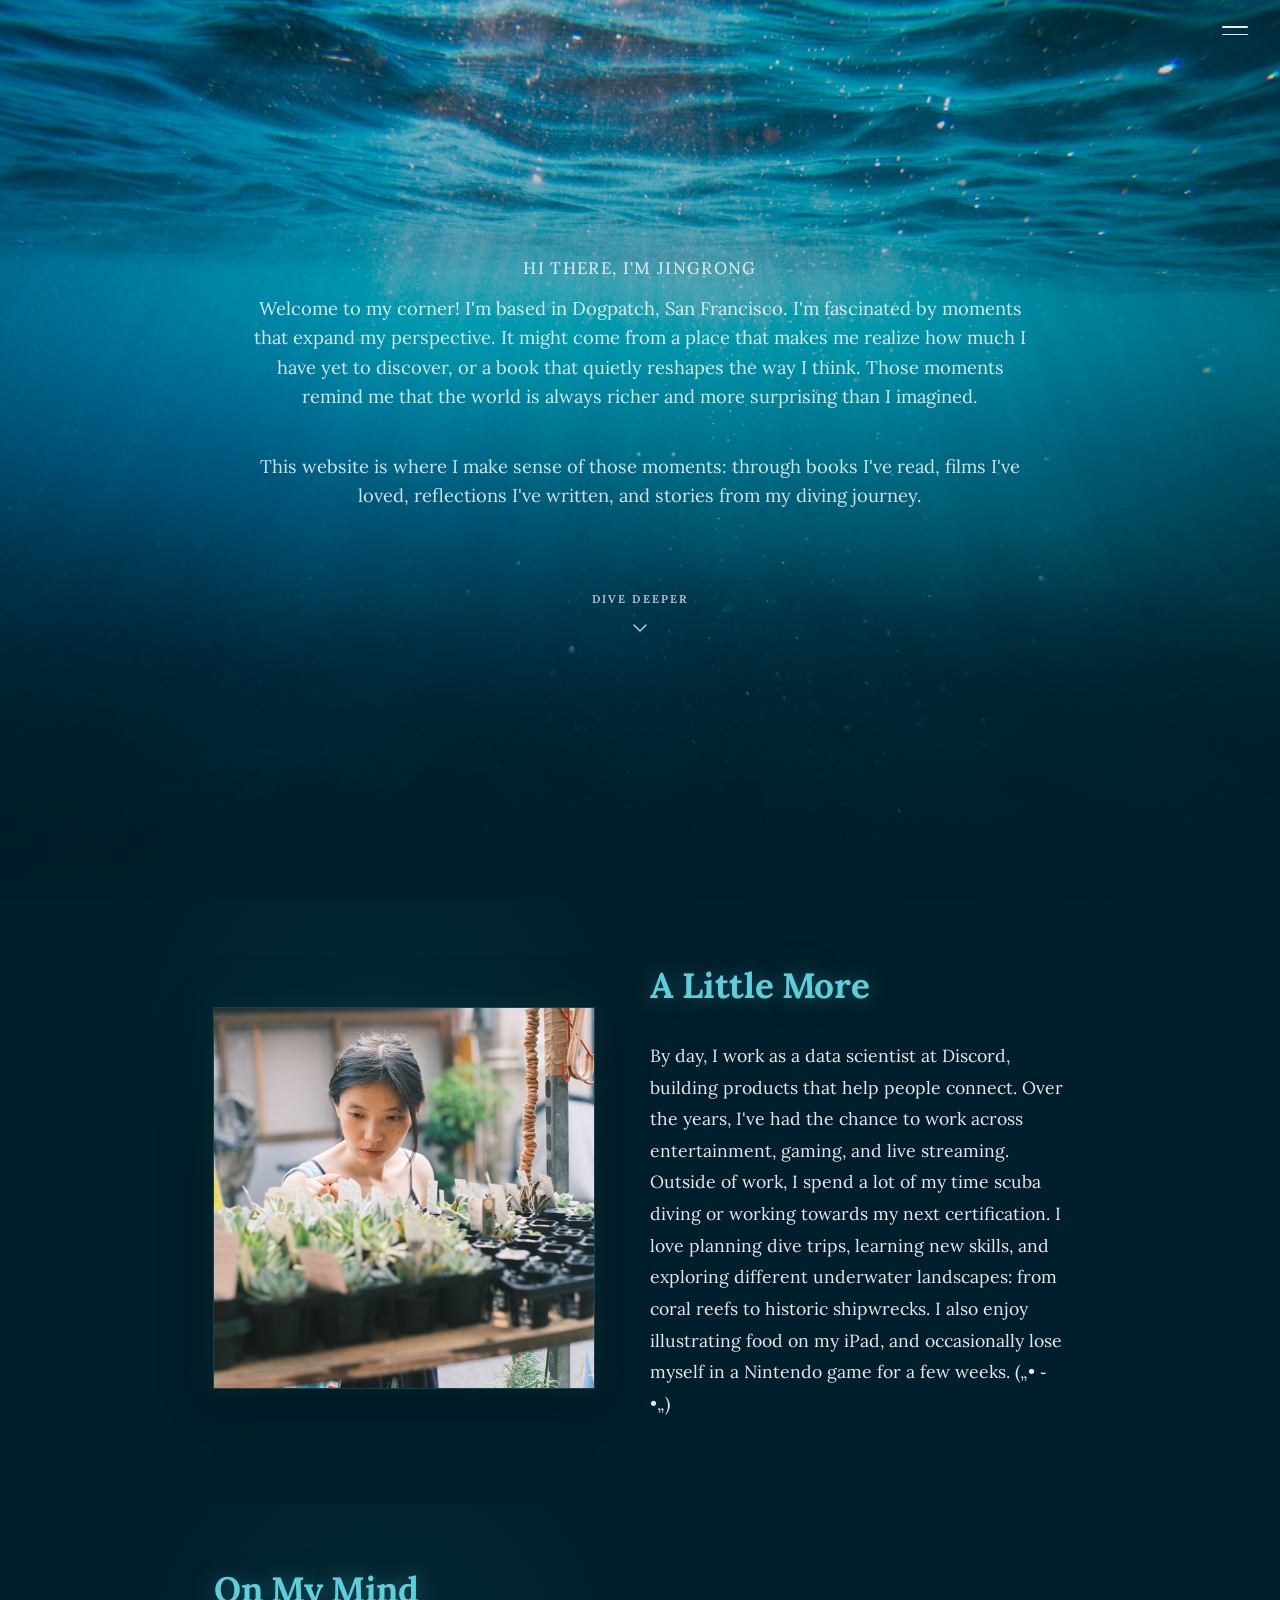
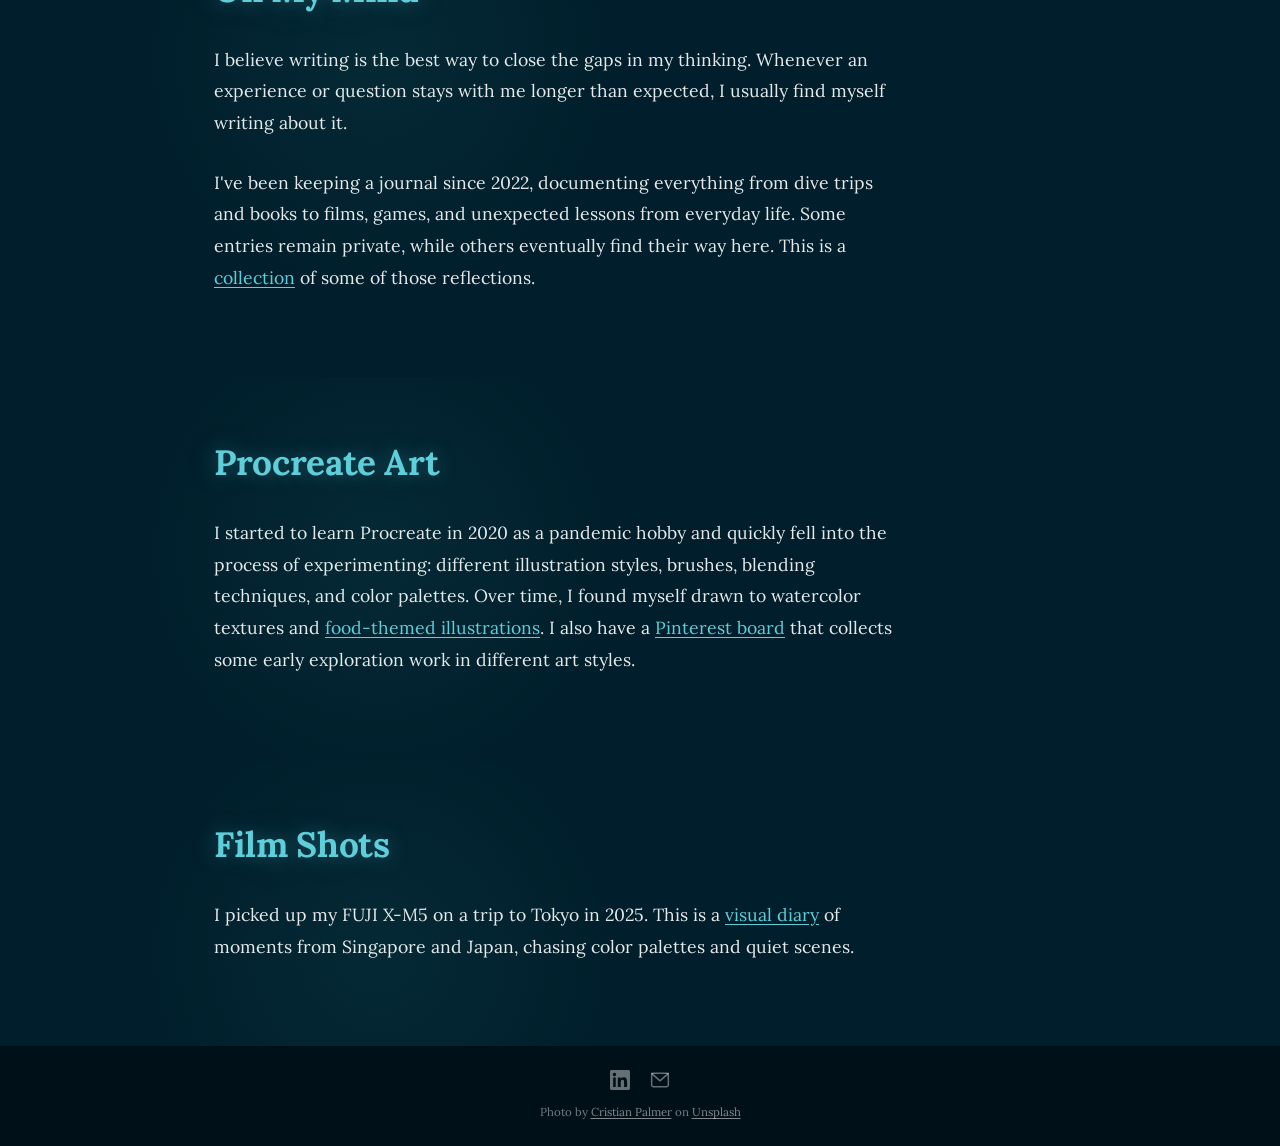
<file: index.html>
<!DOCTYPE html>
<html lang="en">
<head>
  <meta charset="UTF-8" />
  <meta name="viewport" content="width=device-width, initial-scale=1.0" />
  <title>Jingrong Chen</title>
  <link rel="icon" href="data:image/svg+xml,<svg xmlns='http://www.w3.org/2000/svg' viewBox='0 0 100 100'><text y='.9em' font-size='90'>🐠</text></svg>">
  <script async src="https://www.googletagmanager.com/gtag/js?id=G-7GHFT5PYBY"></script>
  <script>
    window.dataLayer = window.dataLayer || [];
    function gtag(){dataLayer.push(arguments);}
    gtag('js', new Date());
    gtag('config', 'G-7GHFT5PYBY');
  </script>
  <link rel="stylesheet" href="style.css" />
</head>
<body>

  <!-- HAMBURGER BUTTON -->
  <button class="hamburger fade-in" id="hamburger" aria-label="Open menu">
    <span></span>
    <span></span>
  </button>

  <!-- FULL-SCREEN MENU OVERLAY -->
  <div class="menu-overlay" id="menuOverlay">
    <nav class="menu-nav">
      <a href="#about"     class="menu-link" data-section="about">About Me</a>
      <a href="thoughts.html" class="menu-link" data-section="thoughts">Essays</a>
      <a href="procreate.html" class="menu-link" data-section="procreate">Procreate Art</a>
      <a href="film-shots.html" class="menu-link" data-section="film-shots">Film Shots</a>
    </nav>
  </div>

  <!-- HERO (unchanged) -->
  <section class="hero" id="hero">
    <div class="hero-bg">
      <img src="cristian-palmer-XexawgzYOBc-unsplash.jpg" alt="Ocean by Cristian Palmer" class="hero-bg-img" />
      <div class="hero-overlay"></div>
    </div>
    <div class="hero-content">
      <h1 class="hero-name slide-up delay-1">Hi there, I'm Jingrong</h1>
      <p class="hero-role slide-up delay-3">Welcome to my corner! I'm based in Dogpatch, San Francisco. I'm fascinated by moments that expand my perspective. It might come from a place that makes me realize how much I have yet to discover, or a book that quietly reshapes the way I think. Those moments remind me that the world is always richer and more surprising than I imagined.</p>
      <p class="hero-role slide-up delay-3">This website is where I make sense of those moments: through books I've read, films I've loved, reflections I've written, and stories from my diving journey.</p>
      <a class="dive-deeper slide-up delay-4" href="#about" aria-label="Scroll to About Me">
        <span class="dive-label">Dive Deeper</span>
        <svg class="dive-arrow" viewBox="0 0 24 24" fill="none" xmlns="http://www.w3.org/2000/svg">
          <polyline points="6 9 12 15 18 9" stroke="currentColor" stroke-width="1.5" stroke-linecap="round" stroke-linejoin="round"/>
        </svg>
      </a>
    </div>
  </section>

  <!-- BUBBLE CANVAS -->
  <canvas id="bubbleCanvas"></canvas>

  <!-- ABOUT -->
  <section class="about section" id="about">
    <div class="ambient-light"></div>
    <div class="container about-inner">
      <div class="about-profile reveal">
        <img src="profile-photo-converted.jpg" alt="Jingrong Chen" class="profile-photo" />
      </div>
      <div class="about-body">
        <h2 class="section-title reveal">A Little More</h2>
        <p class="about-text reveal">By day, I work as a data scientist at Discord, building products that help people connect. Over the years, I've had the chance to work across entertainment, gaming, and live streaming. Outside of work, I spend a lot of my time scuba diving or working towards my next certification. I love planning dive trips, learning new skills, and exploring different underwater landscapes: from coral reefs to historic shipwrecks. I also enjoy illustrating food on my iPad, and occasionally lose myself in a Nintendo game for a few weeks. („• ֊ •„)</p>
      </div>
    </div>
  </section>



  <!-- ON MY MIND -->
  <section class="section procreate-section" id="thoughts">
    <div class="ambient-light"></div>
    <div class="container">
      <h2 class="section-title reveal">On My Mind</h2>
      <p class="about-text reveal">I believe writing is the best way to close the gaps in my thinking. Whenever an experience or question stays with me longer than expected, I usually find myself writing about it.</p>
      <p class="about-text reveal">I've been keeping a journal since 2022, documenting everything from dive trips and books to films, games, and unexpected lessons from everyday life. Some entries remain private, while others eventually find their way here. This is a <a href="thoughts.html" target="_blank" style="color:var(--accent);text-decoration:underline;text-underline-offset:3px;">collection</a> of some of those reflections.</p>
    </div>
  </section>



  <!-- PROCREATE ART -->
  <section class="section procreate-section" id="procreate">
    <div class="ambient-light"></div>
    <div class="container">
      <h2 class="section-title reveal">Procreate Art</h2>
      <p class="about-text reveal">I started to learn Procreate in 2020 as a pandemic hobby and quickly fell into the process of experimenting: different illustration styles, brushes, blending techniques, and color palettes. Over time, I found myself drawn to watercolor textures and <a href="procreate.html" target="_blank" style="color:var(--accent);text-decoration:underline;text-underline-offset:3px;">food-themed illustrations</a>. I also have a <a href="https://www.pinterest.com/jingronc/" target="_blank" rel="noopener" style="color:var(--accent);text-decoration:underline;text-underline-offset:3px;">Pinterest board</a> that collects some early exploration work in different art styles.</p>
    </div>
  </section>






  <!-- FILM SHOTS -->
  <section class="section procreate-section" id="film-shots">
    <div class="ambient-light"></div>
    <div class="container">
      <h2 class="section-title reveal">Film Shots</h2>
      <p class="about-text reveal">I picked up my FUJI X-M5 on a trip to Tokyo in 2025. This is a <a href="film-shots.html" target="_blank" style="color:var(--accent);text-decoration:underline;text-underline-offset:3px;">visual diary</a> of moments from Singapore and Japan, chasing color palettes and quiet scenes.</p>
    </div>
  </section>



  <footer class="footer">
    <div class="footer-icons">
      <a href="https://www.linkedin.com/in/chenjingrong/" target="_blank" rel="noopener" aria-label="LinkedIn">
        <svg xmlns="http://www.w3.org/2000/svg" viewBox="0 0 24 24" fill="currentColor" width="20" height="20">
          <path d="M20.45 20.45h-3.554v-5.569c0-1.328-.027-3.037-1.852-3.037-1.853 0-2.136 1.445-2.136 2.939v5.667H9.354V9h3.414v1.561h.046c.476-.9 1.637-1.85 3.37-1.85 3.601 0 4.267 2.37 4.267 5.455v6.284zM5.337 7.433a2.062 2.062 0 1 1 0-4.124 2.062 2.062 0 0 1 0 4.124zM6.87 20.45H3.803V9H6.87v11.45zM22.225 0H1.771C.792 0 0 .774 0 1.729v20.542C0 23.227.792 24 1.771 24h20.451C23.2 24 24 23.227 24 22.271V1.729C24 .774 23.2 0 22.222 0h.003z"/>
        </svg>
      </a>
      <a href="mailto:jingronc@gmail.com" aria-label="Email">
        <svg xmlns="http://www.w3.org/2000/svg" viewBox="0 0 24 24" fill="none" stroke="currentColor" stroke-width="1.8" stroke-linecap="round" stroke-linejoin="round" width="20" height="20">
          <rect x="2" y="4" width="20" height="16" rx="2"/>
          <polyline points="2,4 12,13 22,4"/>
        </svg>
      </a>
    </div>
    <p class="photo-credit">Photo by <a href="https://unsplash.com/@cristianpalmer?utm_source=unsplash&utm_medium=referral&utm_content=creditCopyText" target="_blank" rel="noopener">Cristian Palmer</a> on <a href="https://unsplash.com/photos/clear-blue-body-of-water-XexawgzYOBc?utm_source=unsplash&utm_medium=referral&utm_content=creditCopyText" target="_blank" rel="noopener">Unsplash</a></p>
  </footer>

  <script src="script.js"></script>
</body>
</html>
</file>
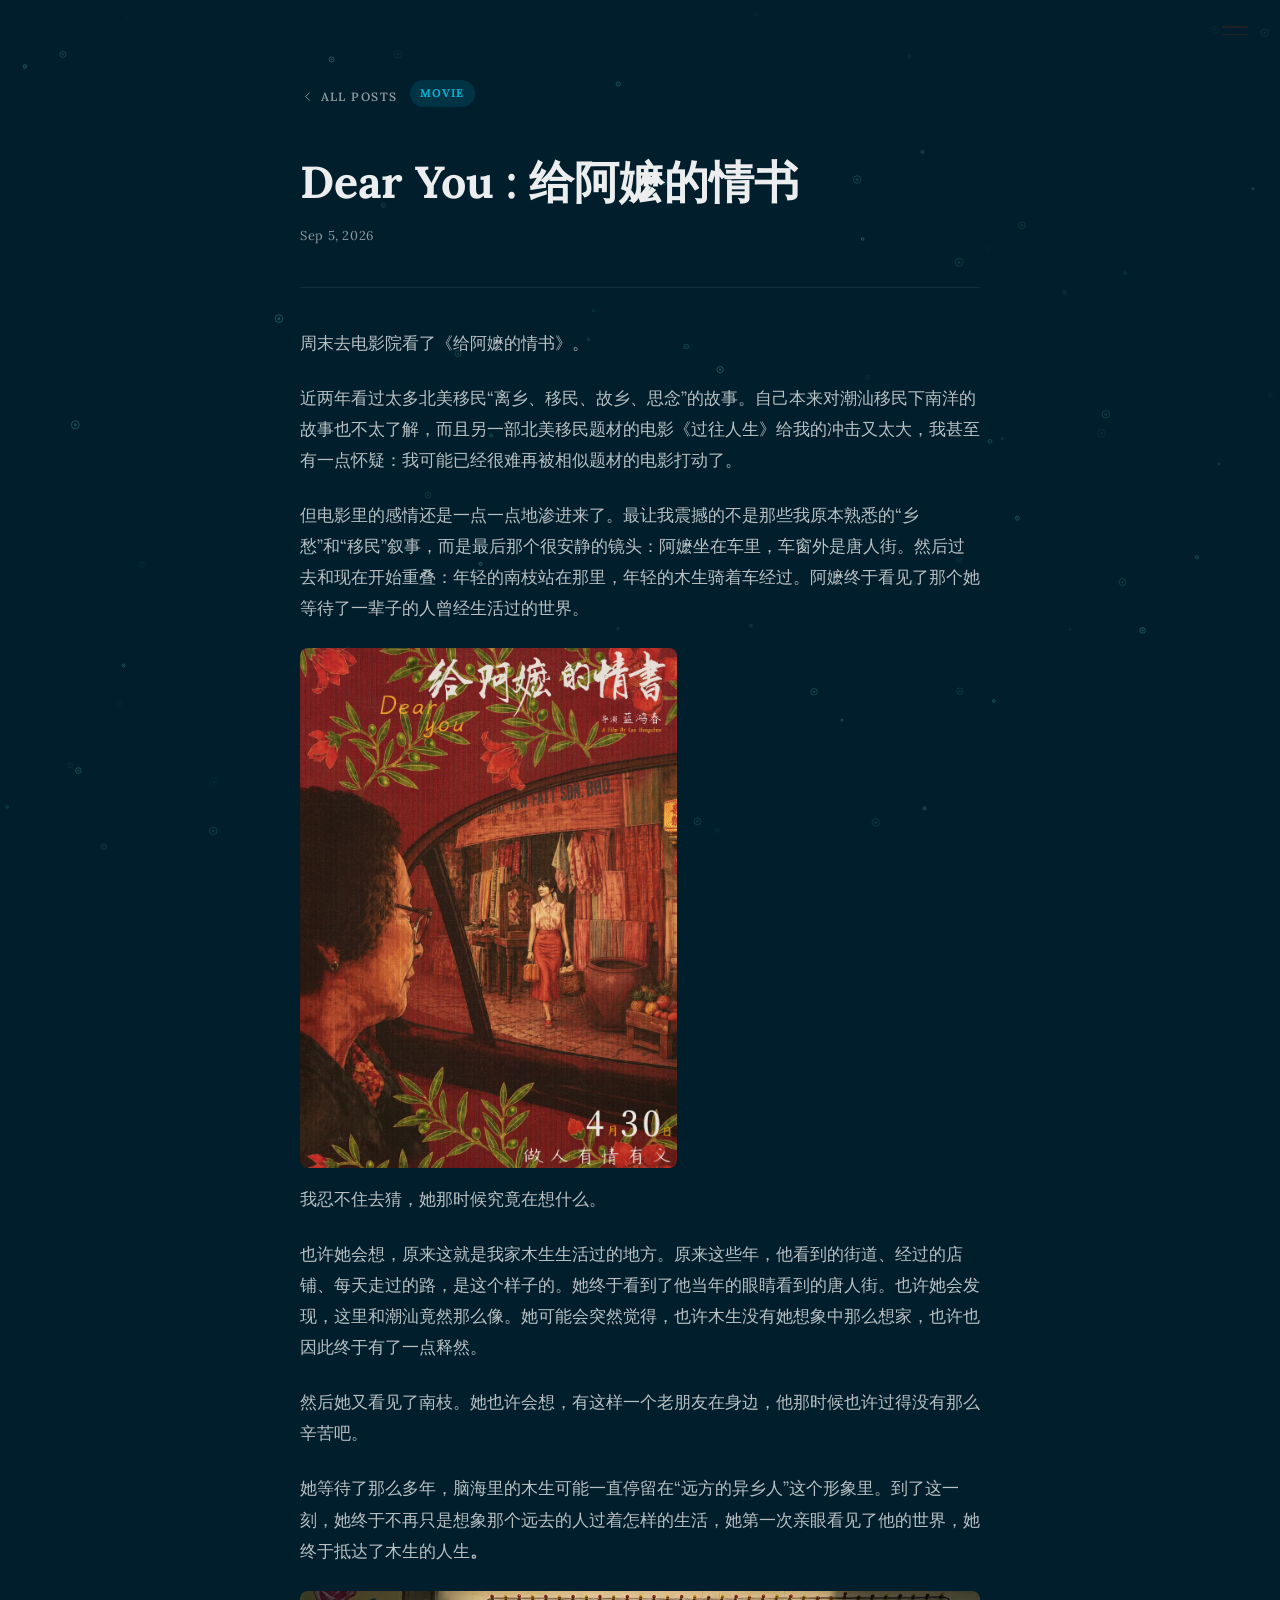
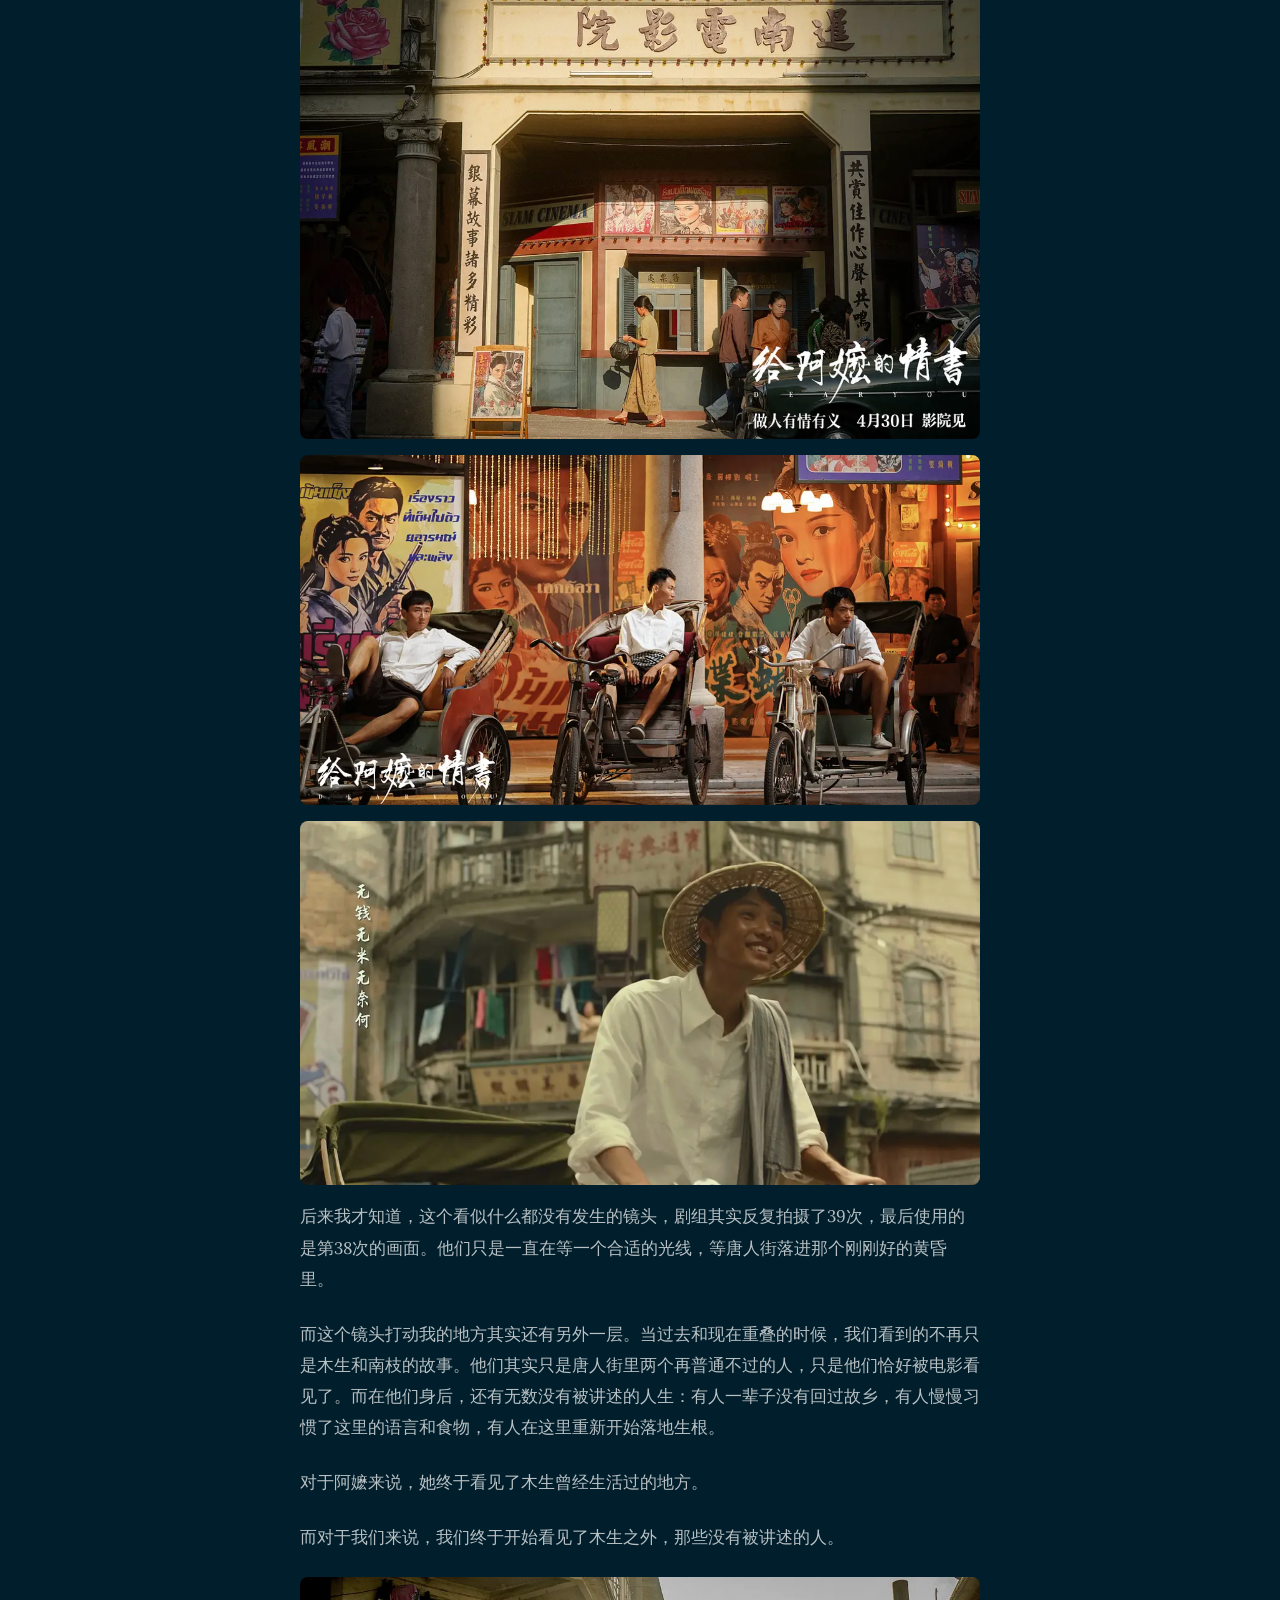
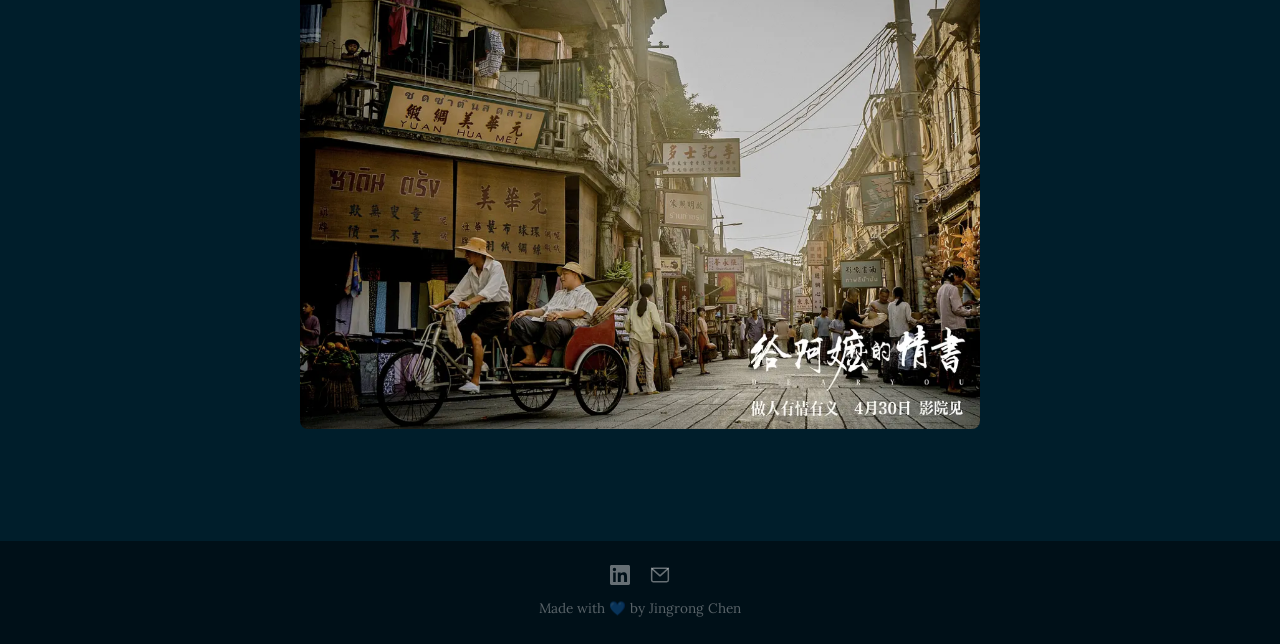
<file: thoughts/dear-you/index.html>
<!DOCTYPE html>
<html lang="en">
<head>
  <meta charset="UTF-8" />
  <meta name="viewport" content="width=device-width, initial-scale=1.0" />
  <title>Dear You : 给阿嬷的情书 — Jingrong Chen</title>
  <link rel="icon" href="data:image/svg+xml,<svg xmlns='http://www.w3.org/2000/svg' viewBox='0 0 100 100'><text y='.9em' font-size='90'>🐠</text></svg>">
  <script async src="https://www.googletagmanager.com/gtag/js?id=G-7GHFT5PYBY"></script>
  <script>
    window.dataLayer = window.dataLayer || [];
    function gtag(){dataLayer.push(arguments);}
    gtag('js', new Date());
    gtag('config', 'G-7GHFT5PYBY');
  </script>
  <link rel="stylesheet" href="../../style.css" />
  <style>
    .post-page {
      min-height: 100vh;
      padding: 5rem 0 6rem;
      position: relative;
      overflow: hidden;
    }

    .post-wrap {
      max-width: 680px;
      margin: 0 auto;
      position: relative;
      z-index: 1;
    }

    .post-header-row {
      display: flex;
      align-items: flex-end;
      gap: 0.75rem;
      margin-bottom: 3rem;
    }

    .back-link {
      display: inline-flex;
      align-items: center;
      gap: 0.35rem;
      font-size: 0.75rem;
      font-weight: 600;
      letter-spacing: 0.12em;
      text-transform: uppercase;
      color: var(--text-muted);
      transition: color 0.2s;
      text-decoration: none;
    }
    .back-link:hover { color: var(--accent); }
    .back-link svg { width: 15px; height: 15px; }

    .post-tag {
      display: inline-block;
      font-size: 0.7rem;
      font-weight: 700;
      letter-spacing: 0.1em;
      text-transform: uppercase;
      padding: 0.25rem 0.65rem;
      border-radius: 999px;
      background: rgba(0,180,216,0.15);
      color: #00B4D8;
    }

    .post-title {
      font-size: clamp(1.8rem, 5vw, 2.8rem);
      font-weight: 800;
      color: rgba(255,255,255,0.92);
      line-height: 1.2;
      margin: 0 0 1rem;
    }

    .post-date {
      font-size: 0.8rem;
      color: var(--text-muted);
      letter-spacing: 0.05em;
      margin-bottom: 2.5rem;
      display: block;
    }

    .post-divider {
      border: none;
      border-top: 1px solid rgba(255,255,255,0.08);
      margin-bottom: 2.5rem;
    }

    .post-body {
      font-size: 1.05rem;
      line-height: 1.85;
      color: rgba(255,255,255,0.72);
    }

    .post-body p { margin-bottom: 1.5rem; }
    .post-body p:last-child { margin-bottom: 0; }
    .post-body h2, .post-body h3 { color: rgba(255,255,255,0.92); margin: 2rem 0 1rem; }
    .post-body ul, .post-body ol { margin: 0 0 1.5rem 1.4rem; }
    .post-body li { margin-bottom: 0.5rem; }
    .post-body blockquote {
      border-left: 3px solid var(--accent);
      padding-left: 1rem;
      margin: 0 0 1.5rem;
      font-style: italic;
      color: rgba(255,255,255,0.85);
    }
    .post-body pre {
      background: rgba(255,255,255,0.05);
      border-radius: 8px;
      padding: 1rem;
      overflow-x: auto;
      margin: 0 0 1.5rem;
    }
    .post-body img {
      max-width: 100%;
      max-height: 520px;
      width: auto;
      height: auto;
      display: block;
      margin: 0 0 1rem;
      border-radius: 8px;
    }
    .post-body hr { border: none; border-top: 1px solid rgba(255,255,255,0.08); margin: 2rem 0; }

    .lang-switch {
      display: flex;
      gap: 0.6rem;
      align-items: center;
      font-size: 0.75rem;
      font-weight: 600;
      letter-spacing: 0.08em;
      text-transform: uppercase;
      margin-bottom: 1.5rem;
    }
    .lang-switch a { color: var(--text-muted); text-decoration: none; transition: color 0.2s; }
    .lang-switch a:hover { color: var(--accent); }
    .lang-switch .lang-current { color: var(--accent); }
    .lang-switch .lang-sep { color: rgba(255,255,255,0.2); }

    .post-credit {
      font-size: 0.78rem;
      color: var(--text-muted);
      margin-top: 3rem;
      padding-top: 1.5rem;
      border-top: 1px solid rgba(255,255,255,0.08);
    }
    .post-credit a { color: var(--text-muted); text-decoration: underline; text-underline-offset: 2px; }
    .post-credit a:hover { color: var(--accent); }
  </style>
</head>
<body>

  <!-- HAMBURGER -->
  <button class="hamburger dark fade-in" id="hamburger" aria-label="Open menu">
    <span></span>
    <span></span>
  </button>

  <!-- MENU OVERLAY -->
  <div class="menu-overlay" id="menuOverlay">
    <nav class="menu-nav">
      <a href="../../index.html#about"  class="menu-link">About Me</a>
      <a href="../../procreate.html"    class="menu-link">Procreate Art</a>
      <a href="../../film-shots.html"   class="menu-link">Film Shots</a>
      <a href="../../thoughts.html"     class="menu-link active">On My Mind</a>
    </nav>
  </div>

  <!-- BUBBLES -->
  <canvas id="bubbleCanvas" class="visible"></canvas>

  <main class="post-page">
    <div class="ambient-light"></div>
    <div class="ambient-light ambient-light--right"></div>
    <div class="container">
      <div class="post-wrap">

        <div class="post-header-row">
          <a href="../../thoughts.html" class="back-link">
            <svg viewBox="0 0 24 24" fill="none" xmlns="http://www.w3.org/2000/svg">
              <polyline points="15 18 9 12 15 6" stroke="currentColor" stroke-width="1.5" stroke-linecap="round" stroke-linejoin="round"/>
            </svg>
            All Posts
          </a>
          <span class="post-tag">Movie</span>
        </div>

        
        <h1 class="post-title">Dear You : 给阿嬷的情书</h1>
        <span class="post-date">Sep 5, 2026</span>

        <hr class="post-divider" />

        <div class="post-body">
          <p>周末去电影院看了《给阿嬷的情书》。</p>
<p>近两年看过太多北美移民“离乡、移民、故乡、思念”的故事。自己本来对潮汕移民下南洋的故事也不太了解，而且另一部北美移民题材的电影《过往人生》给我的冲击又太大，我甚至有一点怀疑：我可能已经很难再被相似题材的电影打动了。</p>
<p>但电影里的感情还是一点一点地渗进来了。最让我震撼的不是那些我原本熟悉的“乡愁”和“移民”叙事，而是最后那个很安静的镜头：阿嬷坐在车里，车窗外是唐人街。然后过去和现在开始重叠：年轻的南枝站在那里，年轻的木生骑着车经过。阿嬷终于看见了那个她等待了一辈子的人曾经生活过的世界。</p>
<img src="zh-1.png" alt="zh" />
<p>我忍不住去猜，她那时候究竟在想什么。</p>
<p>也许她会想，原来这就是我家木生生活过的地方。原来这些年，他看到的街道、经过的店铺、每天走过的路，是这个样子的。她终于看到了他当年的眼睛看到的唐人街。也许她会发现，这里和潮汕竟然那么像。她可能会突然觉得，也许木生没有她想象中那么想家，也许也因此终于有了一点释然。</p>
<p>然后她又看见了南枝。她也许会想，有这样一个老朋友在身边，他那时候也许过得没有那么辛苦吧。</p>
<p>她等待了那么多年，脑海里的木生可能一直停留在“远方的异乡人”这个形象里。到了这一刻，她终于不再只是想象那个远去的人过着怎样的生活，她第一次亲眼看见了他的世界，她终于抵达了木生的人生<strong>。</strong></p>
<img src="zh-2.png" alt="zh" />
<img src="zh-3.png" alt="zh" />
<img src="zh-4.png" alt="zh" />
<p>后来我才知道，这个看似什么都没有发生的镜头，剧组其实反复拍摄了39次，最后使用的是第38次的画面。他们只是一直在等一个合适的光线，等唐人街落进那个刚刚好的黄昏里。</p>
<p>而这个镜头打动我的地方其实还有另外一层。当过去和现在重叠的时候，我们看到的不再只是木生和南枝的故事。他们其实只是唐人街里两个再普通不过的人，只是他们恰好被电影看见了。而在他们身后，还有无数没有被讲述的人生：有人一辈子没有回过故乡，有人慢慢习惯了这里的语言和食物，有人在这里重新开始落地生根。</p>
<p>对于阿嬷来说，她终于看见了木生曾经生活过的地方。</p>
<p>而对于我们来说，我们终于开始看见了木生之外，那些没有被讲述的人。</p>
<img src="zh-5.png" alt="zh" />
        </div>
        

      </div>
    </div>
  </main>

  <footer class="footer">
    <div class="footer-icons">
      <a href="https://www.linkedin.com/in/chenjingrong/" target="_blank" rel="noopener" aria-label="LinkedIn">
        <svg xmlns="http://www.w3.org/2000/svg" viewBox="0 0 24 24" fill="currentColor" width="20" height="20">
          <path d="M20.45 20.45h-3.554v-5.569c0-1.328-.027-3.037-1.852-3.037-1.853 0-2.136 1.445-2.136 2.939v5.667H9.354V9h3.414v1.561h.046c.476-.9 1.637-1.85 3.37-1.85 3.601 0 4.267 2.37 4.267 5.455v6.284zM5.337 7.433a2.062 2.062 0 1 1 0-4.124 2.062 2.062 0 0 1 0 4.124zM6.87 20.45H3.803V9H6.87v11.45zM22.225 0H1.771C.792 0 0 .774 0 1.729v20.542C0 23.227.792 24 1.771 24h20.451C23.2 24 24 23.227 24 22.271V1.729C24 .774 23.2 0 22.222 0h.003z"/>
        </svg>
      </a>
      <a href="mailto:jingronc@gmail.com" aria-label="Email">
        <svg xmlns="http://www.w3.org/2000/svg" viewBox="0 0 24 24" fill="none" stroke="currentColor" stroke-width="1.8" stroke-linecap="round" stroke-linejoin="round" width="20" height="20">
          <rect x="2" y="4" width="20" height="16" rx="2"/>
          <polyline points="2,4 12,13 22,4"/>
        </svg>
      </a>
    </div>
    <p>Made with 💙 by Jingrong Chen</p>
  </footer>

  <script>
    const hamburger   = document.getElementById('hamburger');
    const menuOverlay = document.getElementById('menuOverlay');
    const menuLinks   = document.querySelectorAll('.menu-link');

    hamburger.addEventListener('click', () => {
      const isOpen = menuOverlay.classList.toggle('is-open');
      hamburger.classList.toggle('is-open', isOpen);
      document.body.style.overflow = isOpen ? 'hidden' : '';
    });
    menuLinks.forEach(link => {
      link.addEventListener('click', () => {
        menuOverlay.classList.remove('is-open');
        hamburger.classList.remove('is-open');
        document.body.style.overflow = '';
      });
    });

    const canvas = document.getElementById('bubbleCanvas');
    const ctx    = canvas.getContext('2d');

    function resize() {
      canvas.width  = window.innerWidth;
      canvas.height = window.innerHeight;
    }
    resize();
    window.addEventListener('resize', resize, { passive: true });

    function randomBubble() {
      return {
        x:       Math.random() * canvas.width,
        y:       canvas.height + Math.random() * 200,
        r:       Math.random() * 3 + 1,
        speed:   Math.random() * 0.5 + 0.2,
        opacity: Math.random() * 0.35 + 0.05,
        drift:   (Math.random() - 0.5) * 0.4,
      };
    }

    const bubbles = [];
    for (let i = 0; i < 80; i++) {
      const b = randomBubble();
      b.y = Math.random() * canvas.height;
      bubbles.push(b);
    }

    function drawBubble(b) {
      ctx.beginPath();
      ctx.arc(b.x, b.y, b.r, 0, Math.PI * 2);
      ctx.strokeStyle = `rgba(94, 207, 218, ${b.opacity})`;
      ctx.lineWidth   = 0.8;
      ctx.stroke();

      ctx.beginPath();
      ctx.arc(b.x, b.y, b.r * 0.4, 0, Math.PI * 2);
      ctx.fillStyle = `rgba(180, 240, 245, ${b.opacity * 0.5})`;
      ctx.fill();

      b.y -= b.speed;
      b.x += b.drift;
      if (b.y + b.r < 0) Object.assign(b, randomBubble());
    }

    function animate() {
      ctx.clearRect(0, 0, canvas.width, canvas.height);
      bubbles.forEach(drawBubble);
      requestAnimationFrame(animate);
    }
    animate();
  </script>
</body>
</html>
</file>
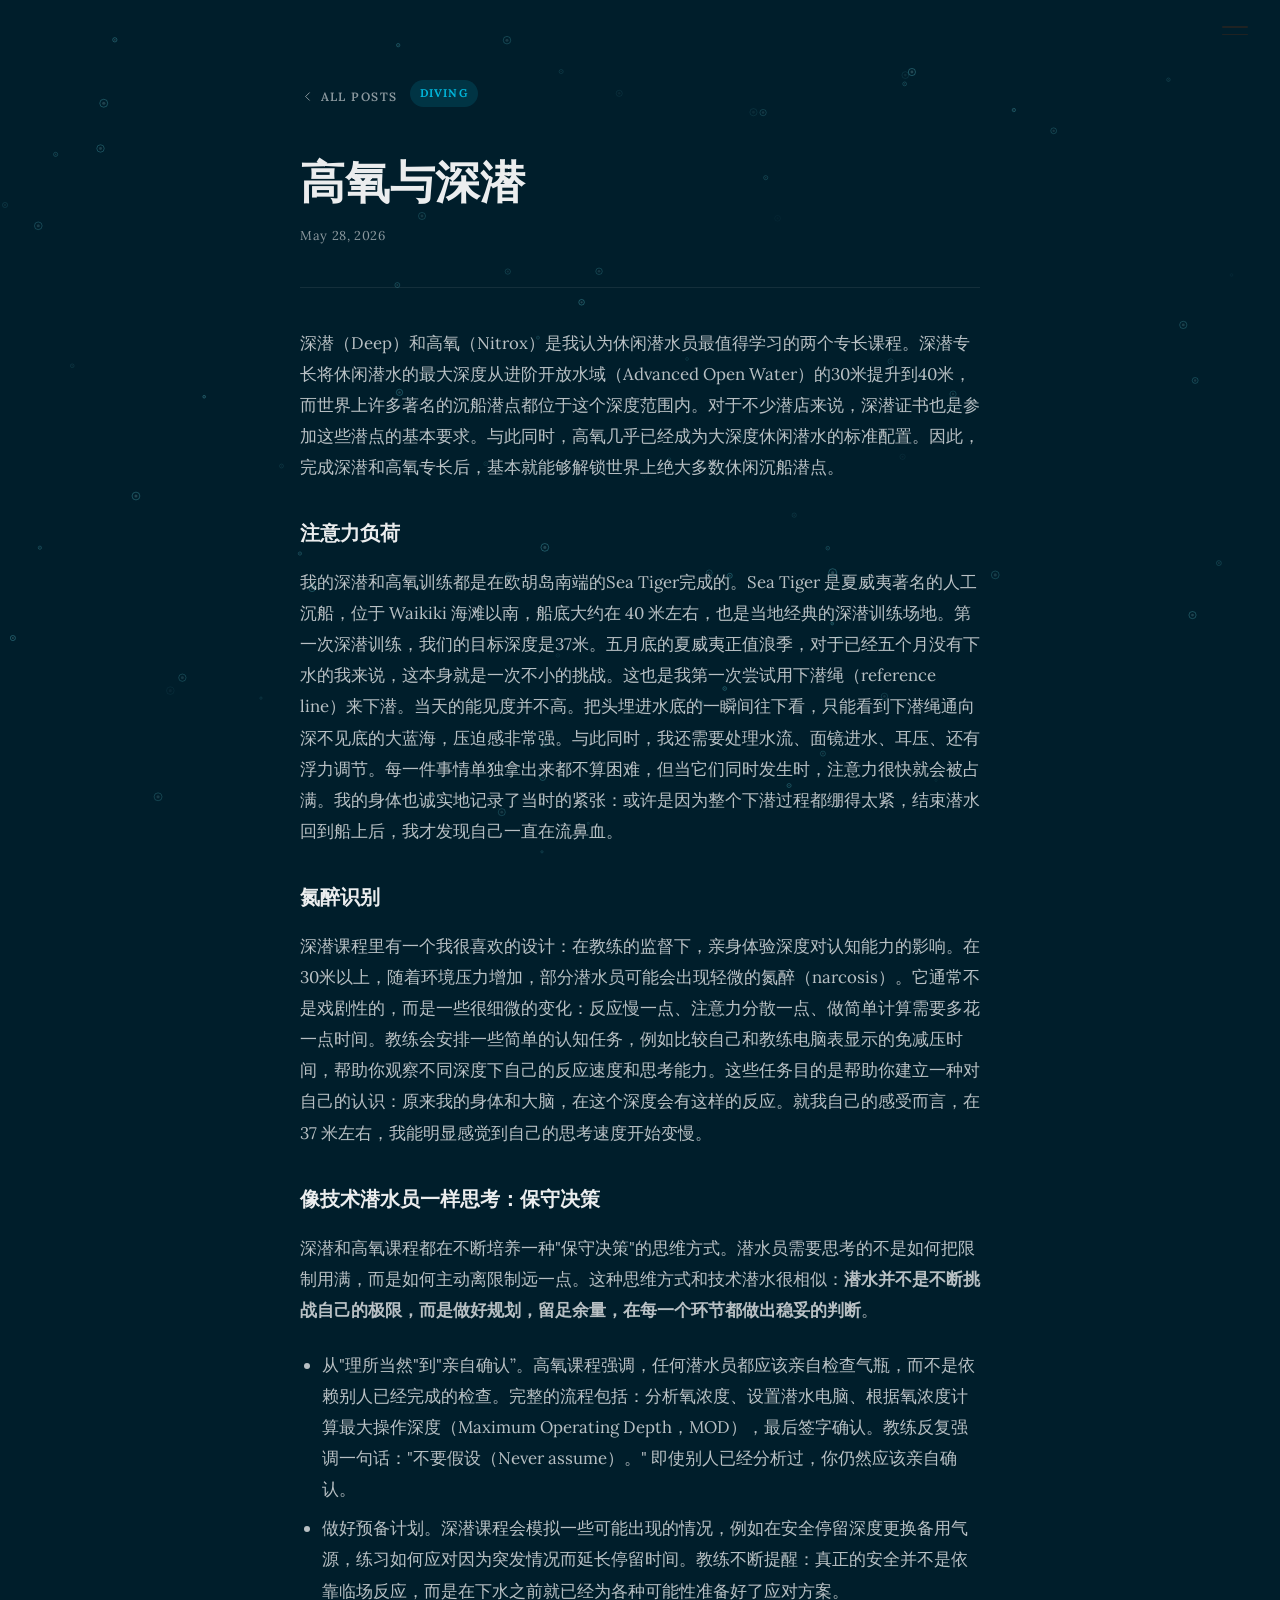
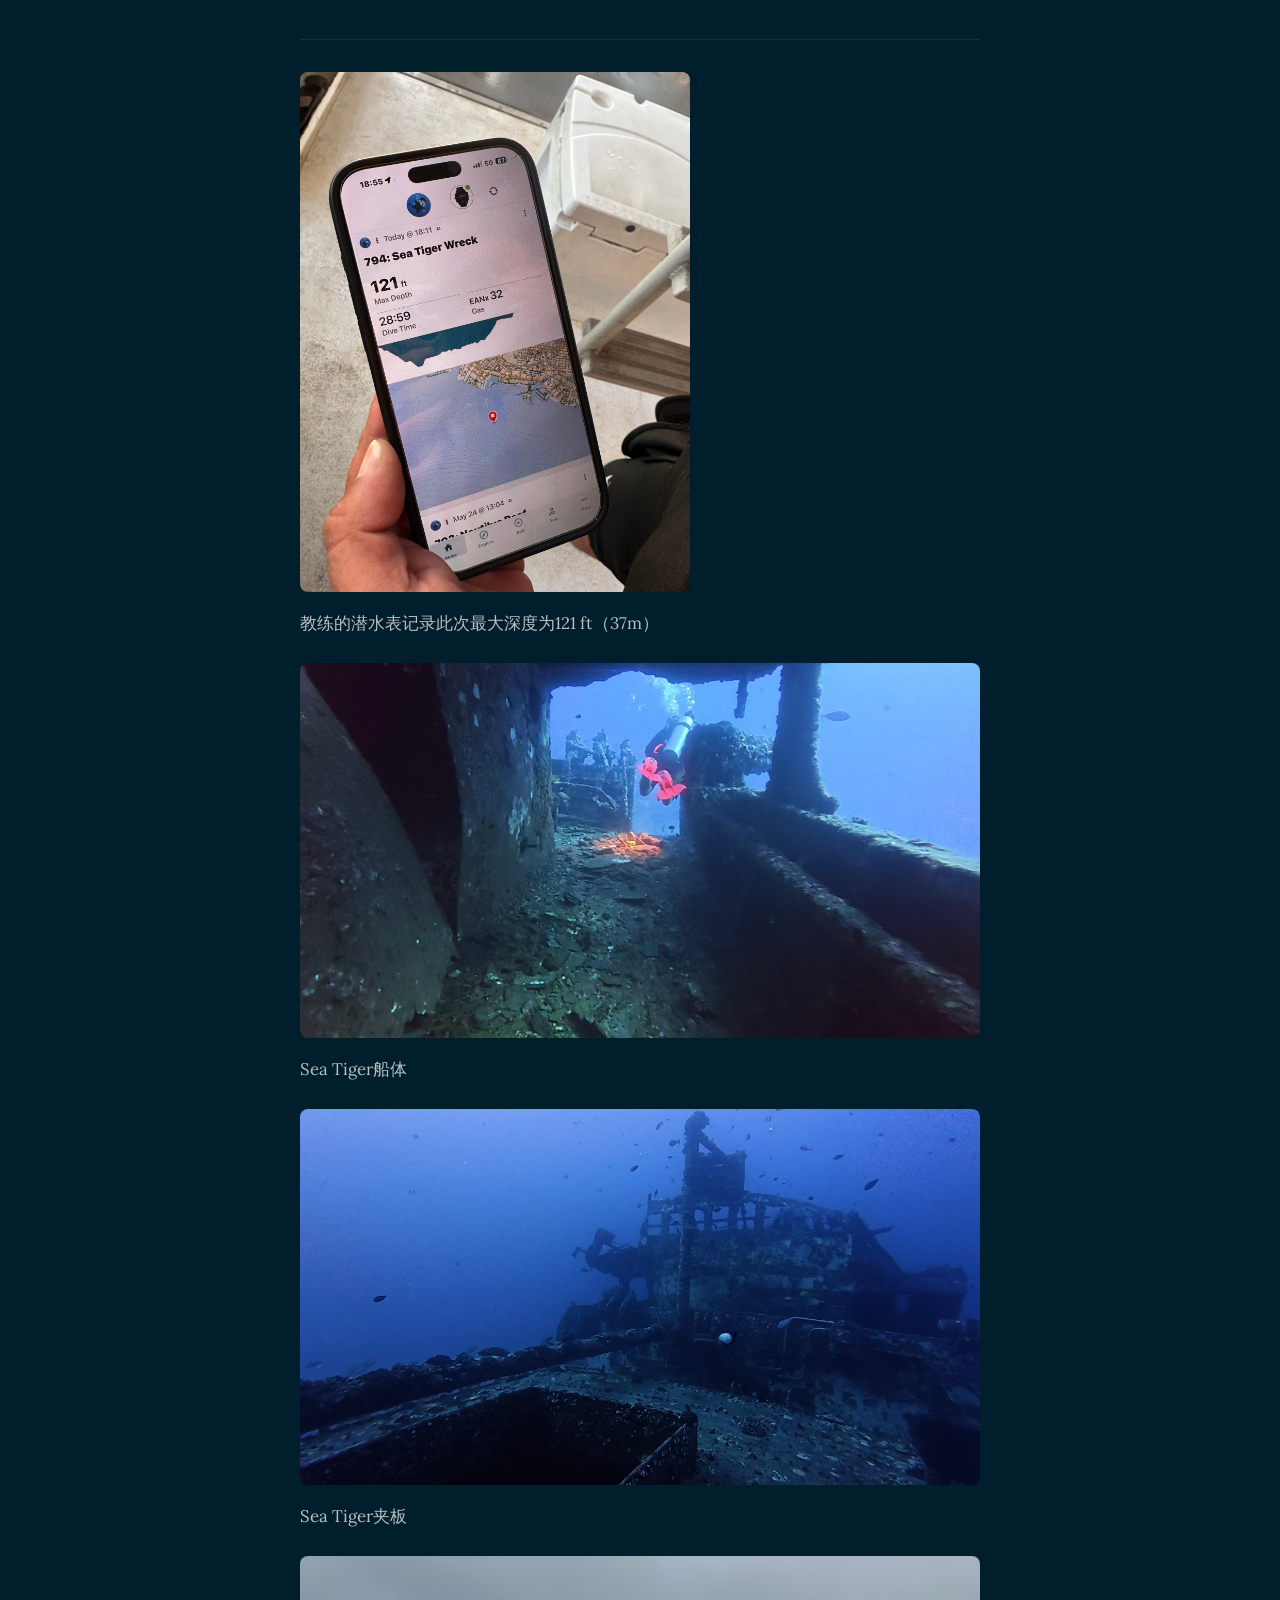
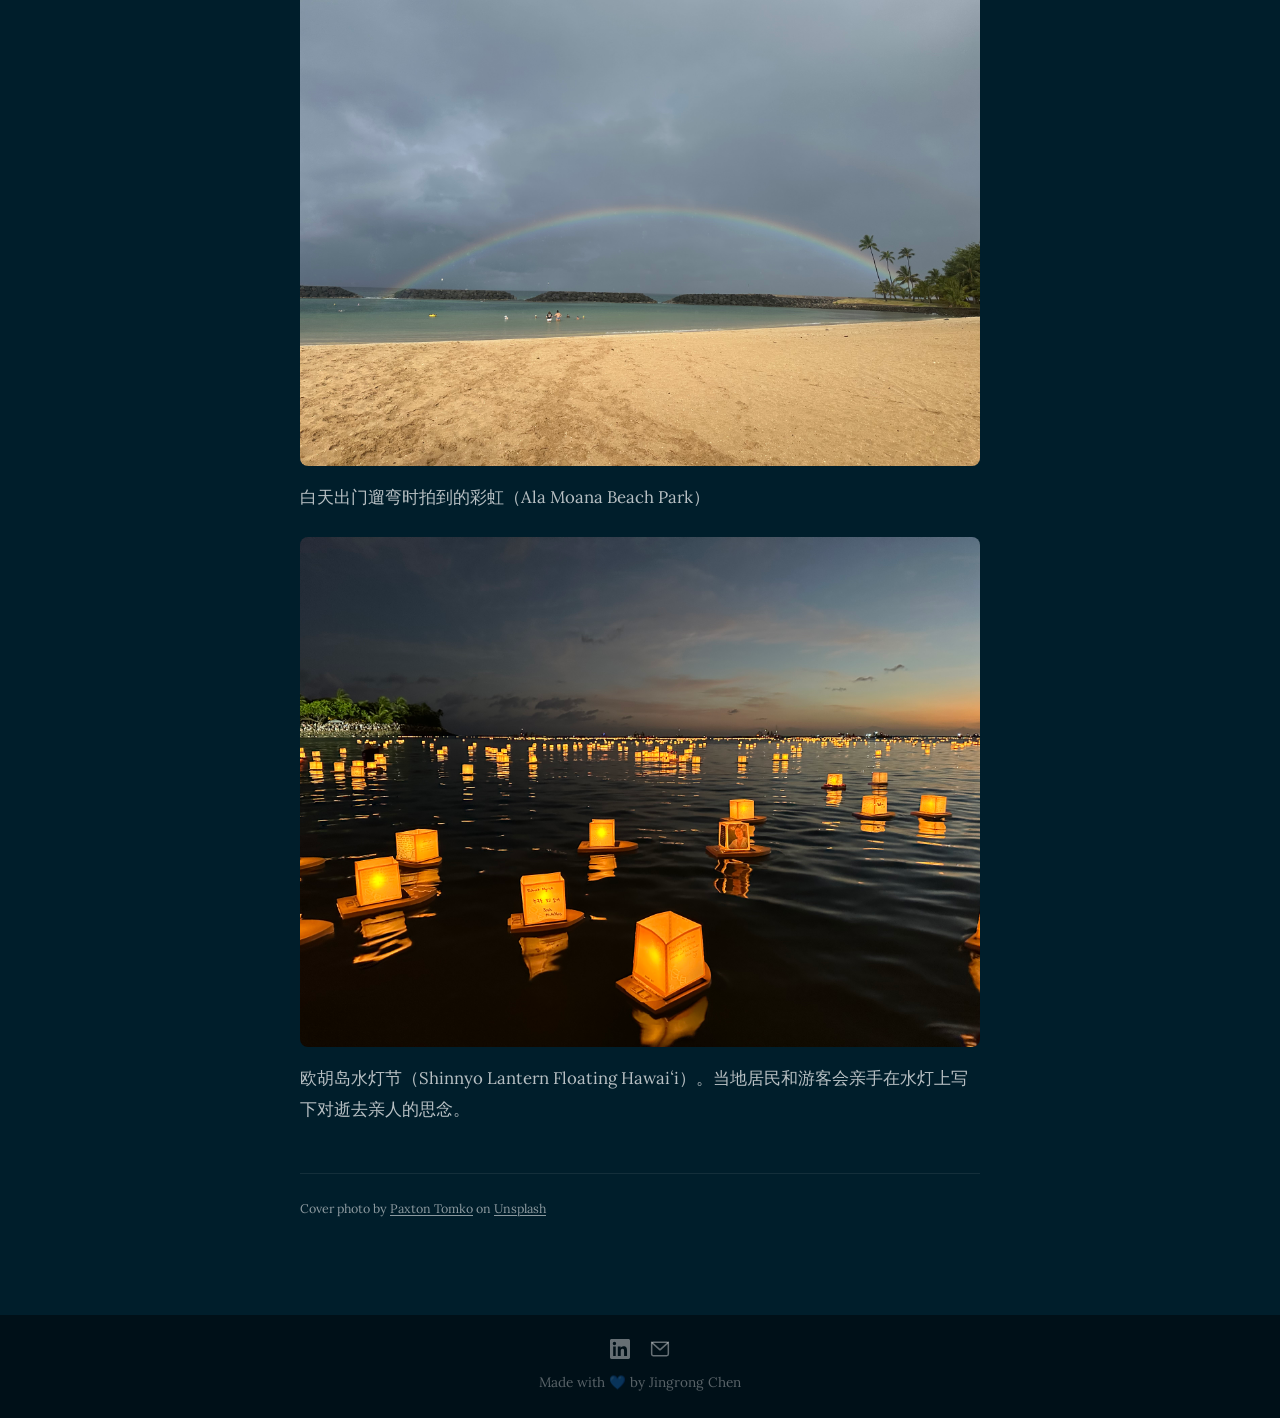
<file: thoughts/deep-diving/index.html>
<!DOCTYPE html>
<html lang="en">
<head>
  <meta charset="UTF-8" />
  <meta name="viewport" content="width=device-width, initial-scale=1.0" />
  <title>高氧与深潜 — Jingrong Chen</title>
  <link rel="icon" href="data:image/svg+xml,<svg xmlns='http://www.w3.org/2000/svg' viewBox='0 0 100 100'><text y='.9em' font-size='90'>🐠</text></svg>">
  <script async src="https://www.googletagmanager.com/gtag/js?id=G-7GHFT5PYBY"></script>
  <script>
    window.dataLayer = window.dataLayer || [];
    function gtag(){dataLayer.push(arguments);}
    gtag('js', new Date());
    gtag('config', 'G-7GHFT5PYBY');
  </script>
  <link rel="stylesheet" href="../../style.css" />
  <style>
    .post-page {
      min-height: 100vh;
      padding: 5rem 0 6rem;
      position: relative;
      overflow: hidden;
    }

    .post-wrap {
      max-width: 680px;
      margin: 0 auto;
      position: relative;
      z-index: 1;
    }

    .post-header-row {
      display: flex;
      align-items: flex-end;
      gap: 0.75rem;
      margin-bottom: 3rem;
    }

    .back-link {
      display: inline-flex;
      align-items: center;
      gap: 0.35rem;
      font-size: 0.75rem;
      font-weight: 600;
      letter-spacing: 0.12em;
      text-transform: uppercase;
      color: var(--text-muted);
      transition: color 0.2s;
      text-decoration: none;
    }
    .back-link:hover { color: var(--accent); }
    .back-link svg { width: 15px; height: 15px; }

    .post-tag {
      display: inline-block;
      font-size: 0.7rem;
      font-weight: 700;
      letter-spacing: 0.1em;
      text-transform: uppercase;
      padding: 0.25rem 0.65rem;
      border-radius: 999px;
      background: rgba(0,180,216,0.15);
      color: #00B4D8;
    }

    .post-title {
      font-size: clamp(1.8rem, 5vw, 2.8rem);
      font-weight: 800;
      color: rgba(255,255,255,0.92);
      line-height: 1.2;
      margin: 0 0 1rem;
    }

    .post-date {
      font-size: 0.8rem;
      color: var(--text-muted);
      letter-spacing: 0.05em;
      margin-bottom: 2.5rem;
      display: block;
    }

    .post-divider {
      border: none;
      border-top: 1px solid rgba(255,255,255,0.08);
      margin-bottom: 2.5rem;
    }

    .post-body {
      font-size: 1.05rem;
      line-height: 1.85;
      color: rgba(255,255,255,0.72);
    }

    .post-body p { margin-bottom: 1.5rem; }
    .post-body p:last-child { margin-bottom: 0; }
    .post-body h2, .post-body h3 { color: rgba(255,255,255,0.92); margin: 2rem 0 1rem; }
    .post-body ul, .post-body ol { margin: 0 0 1.5rem 1.4rem; }
    .post-body li { margin-bottom: 0.5rem; }
    .post-body blockquote {
      border-left: 3px solid var(--accent);
      padding-left: 1rem;
      margin: 0 0 1.5rem;
      font-style: italic;
      color: rgba(255,255,255,0.85);
    }
    .post-body pre {
      background: rgba(255,255,255,0.05);
      border-radius: 8px;
      padding: 1rem;
      overflow-x: auto;
      margin: 0 0 1.5rem;
    }
    .post-body img {
      max-width: 100%;
      max-height: 520px;
      width: auto;
      height: auto;
      display: block;
      margin: 0 0 1rem;
      border-radius: 8px;
    }
    .post-body hr { border: none; border-top: 1px solid rgba(255,255,255,0.08); margin: 2rem 0; }

    .lang-switch {
      display: flex;
      gap: 0.6rem;
      align-items: center;
      font-size: 0.75rem;
      font-weight: 600;
      letter-spacing: 0.08em;
      text-transform: uppercase;
      margin-bottom: 1.5rem;
    }
    .lang-switch a { color: var(--text-muted); text-decoration: none; transition: color 0.2s; }
    .lang-switch a:hover { color: var(--accent); }
    .lang-switch .lang-current { color: var(--accent); }
    .lang-switch .lang-sep { color: rgba(255,255,255,0.2); }

    .post-credit {
      font-size: 0.78rem;
      color: var(--text-muted);
      margin-top: 3rem;
      padding-top: 1.5rem;
      border-top: 1px solid rgba(255,255,255,0.08);
    }
    .post-credit a { color: var(--text-muted); text-decoration: underline; text-underline-offset: 2px; }
    .post-credit a:hover { color: var(--accent); }
  </style>
</head>
<body>

  <!-- HAMBURGER -->
  <button class="hamburger dark fade-in" id="hamburger" aria-label="Open menu">
    <span></span>
    <span></span>
  </button>

  <!-- MENU OVERLAY -->
  <div class="menu-overlay" id="menuOverlay">
    <nav class="menu-nav">
      <a href="../../index.html#about"  class="menu-link">About Me</a>
      <a href="../../procreate.html"    class="menu-link">Procreate Art</a>
      <a href="../../film-shots.html"   class="menu-link">Film Shots</a>
      <a href="../../thoughts.html"     class="menu-link active">On My Mind</a>
    </nav>
  </div>

  <!-- BUBBLES -->
  <canvas id="bubbleCanvas" class="visible"></canvas>

  <main class="post-page">
    <div class="ambient-light"></div>
    <div class="ambient-light ambient-light--right"></div>
    <div class="container">
      <div class="post-wrap">

        <div class="post-header-row">
          <a href="../../thoughts.html" class="back-link">
            <svg viewBox="0 0 24 24" fill="none" xmlns="http://www.w3.org/2000/svg">
              <polyline points="15 18 9 12 15 6" stroke="currentColor" stroke-width="1.5" stroke-linecap="round" stroke-linejoin="round"/>
            </svg>
            All Posts
          </a>
          <span class="post-tag">Diving</span>
        </div>

        
        <h1 class="post-title">高氧与深潜</h1>
        <span class="post-date">May 28, 2026</span>

        <hr class="post-divider" />

        <div class="post-body">
          <p>深潜（Deep）和高氧（Nitrox）是我认为休闲潜水员最值得学习的两个专长课程。深潜专长将休闲潜水的最大深度从进阶开放水域（Advanced Open Water）的30米提升到40米，而世界上许多著名的沉船潜点都位于这个深度范围内。对于不少潜店来说，深潜证书也是参加这些潜点的基本要求。与此同时，高氧几乎已经成为大深度休闲潜水的标准配置。因此，完成深潜和高氧专长后，基本就能够解锁世界上绝大多数休闲沉船潜点。</p>
<h3>注意力负荷</h3>
<p>我的深潜和高氧训练都是在欧胡岛南端的Sea Tiger完成的。Sea Tiger 是夏威夷著名的人工沉船，位于 Waikiki 海滩以南，船底大约在 40 米左右，也是当地经典的深潜训练场地。第一次深潜训练，我们的目标深度是37米。五月底的夏威夷正值浪季，对于已经五个月没有下水的我来说，这本身就是一次不小的挑战。这也是我第一次尝试用下潜绳（reference line）来下潜。当天的能见度并不高。把头埋进水底的一瞬间往下看，只能看到下潜绳通向深不见底的大蓝海，压迫感非常强。与此同时，我还需要处理水流、面镜进水、耳压、还有浮力调节。每一件事情单独拿出来都不算困难，但当它们同时发生时，注意力很快就会被占满。我的身体也诚实地记录了当时的紧张：或许是因为整个下潜过程都绷得太紧，结束潜水回到船上后，我才发现自己一直在流鼻血。</p>
<h3>氮醉识别</h3>
<p>深潜课程里有一个我很喜欢的设计：在教练的监督下，亲身体验深度对认知能力的影响。在30米以上，随着环境压力增加，部分潜水员可能会出现轻微的氮醉（narcosis）。它通常不是戏剧性的，而是一些很细微的变化：反应慢一点、注意力分散一点、做简单计算需要多花一点时间。教练会安排一些简单的认知任务，例如比较自己和教练电脑表显示的免减压时间，帮助你观察不同深度下自己的反应速度和思考能力。这些任务目的是帮助你建立一种对自己的认识：原来我的身体和大脑，在这个深度会有这样的反应。就我自己的感受而言，在 37 米左右，我能明显感觉到自己的思考速度开始变慢。</p>
<h3>像技术潜水员一样思考：保守决策</h3>
<p>深潜和高氧课程都在不断培养一种"保守决策"的思维方式。潜水员需要思考的不是如何把限制用满，而是如何主动离限制远一点。这种思维方式和技术潜水很相似：<strong>潜水并不是不断挑战自己的极限，而是做好规划，留足余量，在每一个环节都做出稳妥的判断</strong>。</p>
<ul><li>从"理所当然"到"亲自确认”。高氧课程强调，任何潜水员都应该亲自检查气瓶，而不是依赖别人已经完成的检查。完整的流程包括：分析氧浓度、设置潜水电脑、根据氧浓度计算最大操作深度（Maximum Operating Depth，MOD），最后签字确认。教练反复强调一句话："不要假设（Never assume）。" 即使别人已经分析过，你仍然应该亲自确认。</li><li>做好预备计划。深潜课程会模拟一些可能出现的情况，例如在安全停留深度更换备用气源，练习如何应对因为突发情况而延长停留时间。教练不断提醒：真正的安全并不是依靠临场反应，而是在下水之前就已经为各种可能性准备好了应对方案。</li></ul>
<hr />
<img src="zh-1.jpg" alt="zh" />
<p>教练的潜水表记录此次最大深度为121 ft（37m）</p>
<img src="zh-2.jpeg" alt="zh" />
<p>Sea Tiger船体</p>
<img src="zh-3.jpeg" alt="zh" />
<p>Sea Tiger夹板</p>
<img src="zh-4.jpg" alt="zh" />
<p>白天出门遛弯时拍到的彩虹（Ala Moana Beach Park）</p>
<img src="zh-5.jpg" alt="zh" />
<p>欧胡岛水灯节（Shinnyo Lantern Floating Hawaiʻi）。当地居民和游客会亲手在水灯上写下对逝去亲人的思念。</p>
        </div>
        <p class="post-credit">Cover photo by <a href="https://unsplash.com/@tomkop" target="_blank" rel="noopener">Paxton Tomko</a> on <a href="https://unsplash.com" target="_blank" rel="noopener">Unsplash</a></p>

      </div>
    </div>
  </main>

  <footer class="footer">
    <div class="footer-icons">
      <a href="https://www.linkedin.com/in/chenjingrong/" target="_blank" rel="noopener" aria-label="LinkedIn">
        <svg xmlns="http://www.w3.org/2000/svg" viewBox="0 0 24 24" fill="currentColor" width="20" height="20">
          <path d="M20.45 20.45h-3.554v-5.569c0-1.328-.027-3.037-1.852-3.037-1.853 0-2.136 1.445-2.136 2.939v5.667H9.354V9h3.414v1.561h.046c.476-.9 1.637-1.85 3.37-1.85 3.601 0 4.267 2.37 4.267 5.455v6.284zM5.337 7.433a2.062 2.062 0 1 1 0-4.124 2.062 2.062 0 0 1 0 4.124zM6.87 20.45H3.803V9H6.87v11.45zM22.225 0H1.771C.792 0 0 .774 0 1.729v20.542C0 23.227.792 24 1.771 24h20.451C23.2 24 24 23.227 24 22.271V1.729C24 .774 23.2 0 22.222 0h.003z"/>
        </svg>
      </a>
      <a href="mailto:jingronc@gmail.com" aria-label="Email">
        <svg xmlns="http://www.w3.org/2000/svg" viewBox="0 0 24 24" fill="none" stroke="currentColor" stroke-width="1.8" stroke-linecap="round" stroke-linejoin="round" width="20" height="20">
          <rect x="2" y="4" width="20" height="16" rx="2"/>
          <polyline points="2,4 12,13 22,4"/>
        </svg>
      </a>
    </div>
    <p>Made with 💙 by Jingrong Chen</p>
  </footer>

  <script>
    const hamburger   = document.getElementById('hamburger');
    const menuOverlay = document.getElementById('menuOverlay');
    const menuLinks   = document.querySelectorAll('.menu-link');

    hamburger.addEventListener('click', () => {
      const isOpen = menuOverlay.classList.toggle('is-open');
      hamburger.classList.toggle('is-open', isOpen);
      document.body.style.overflow = isOpen ? 'hidden' : '';
    });
    menuLinks.forEach(link => {
      link.addEventListener('click', () => {
        menuOverlay.classList.remove('is-open');
        hamburger.classList.remove('is-open');
        document.body.style.overflow = '';
      });
    });

    const canvas = document.getElementById('bubbleCanvas');
    const ctx    = canvas.getContext('2d');

    function resize() {
      canvas.width  = window.innerWidth;
      canvas.height = window.innerHeight;
    }
    resize();
    window.addEventListener('resize', resize, { passive: true });

    function randomBubble() {
      return {
        x:       Math.random() * canvas.width,
        y:       canvas.height + Math.random() * 200,
        r:       Math.random() * 3 + 1,
        speed:   Math.random() * 0.5 + 0.2,
        opacity: Math.random() * 0.35 + 0.05,
        drift:   (Math.random() - 0.5) * 0.4,
      };
    }

    const bubbles = [];
    for (let i = 0; i < 80; i++) {
      const b = randomBubble();
      b.y = Math.random() * canvas.height;
      bubbles.push(b);
    }

    function drawBubble(b) {
      ctx.beginPath();
      ctx.arc(b.x, b.y, b.r, 0, Math.PI * 2);
      ctx.strokeStyle = `rgba(94, 207, 218, ${b.opacity})`;
      ctx.lineWidth   = 0.8;
      ctx.stroke();

      ctx.beginPath();
      ctx.arc(b.x, b.y, b.r * 0.4, 0, Math.PI * 2);
      ctx.fillStyle = `rgba(180, 240, 245, ${b.opacity * 0.5})`;
      ctx.fill();

      b.y -= b.speed;
      b.x += b.drift;
      if (b.y + b.r < 0) Object.assign(b, randomBubble());
    }

    function animate() {
      ctx.clearRect(0, 0, canvas.width, canvas.height);
      bubbles.forEach(drawBubble);
      requestAnimationFrame(animate);
    }
    animate();
  </script>
</body>
</html>
</file>
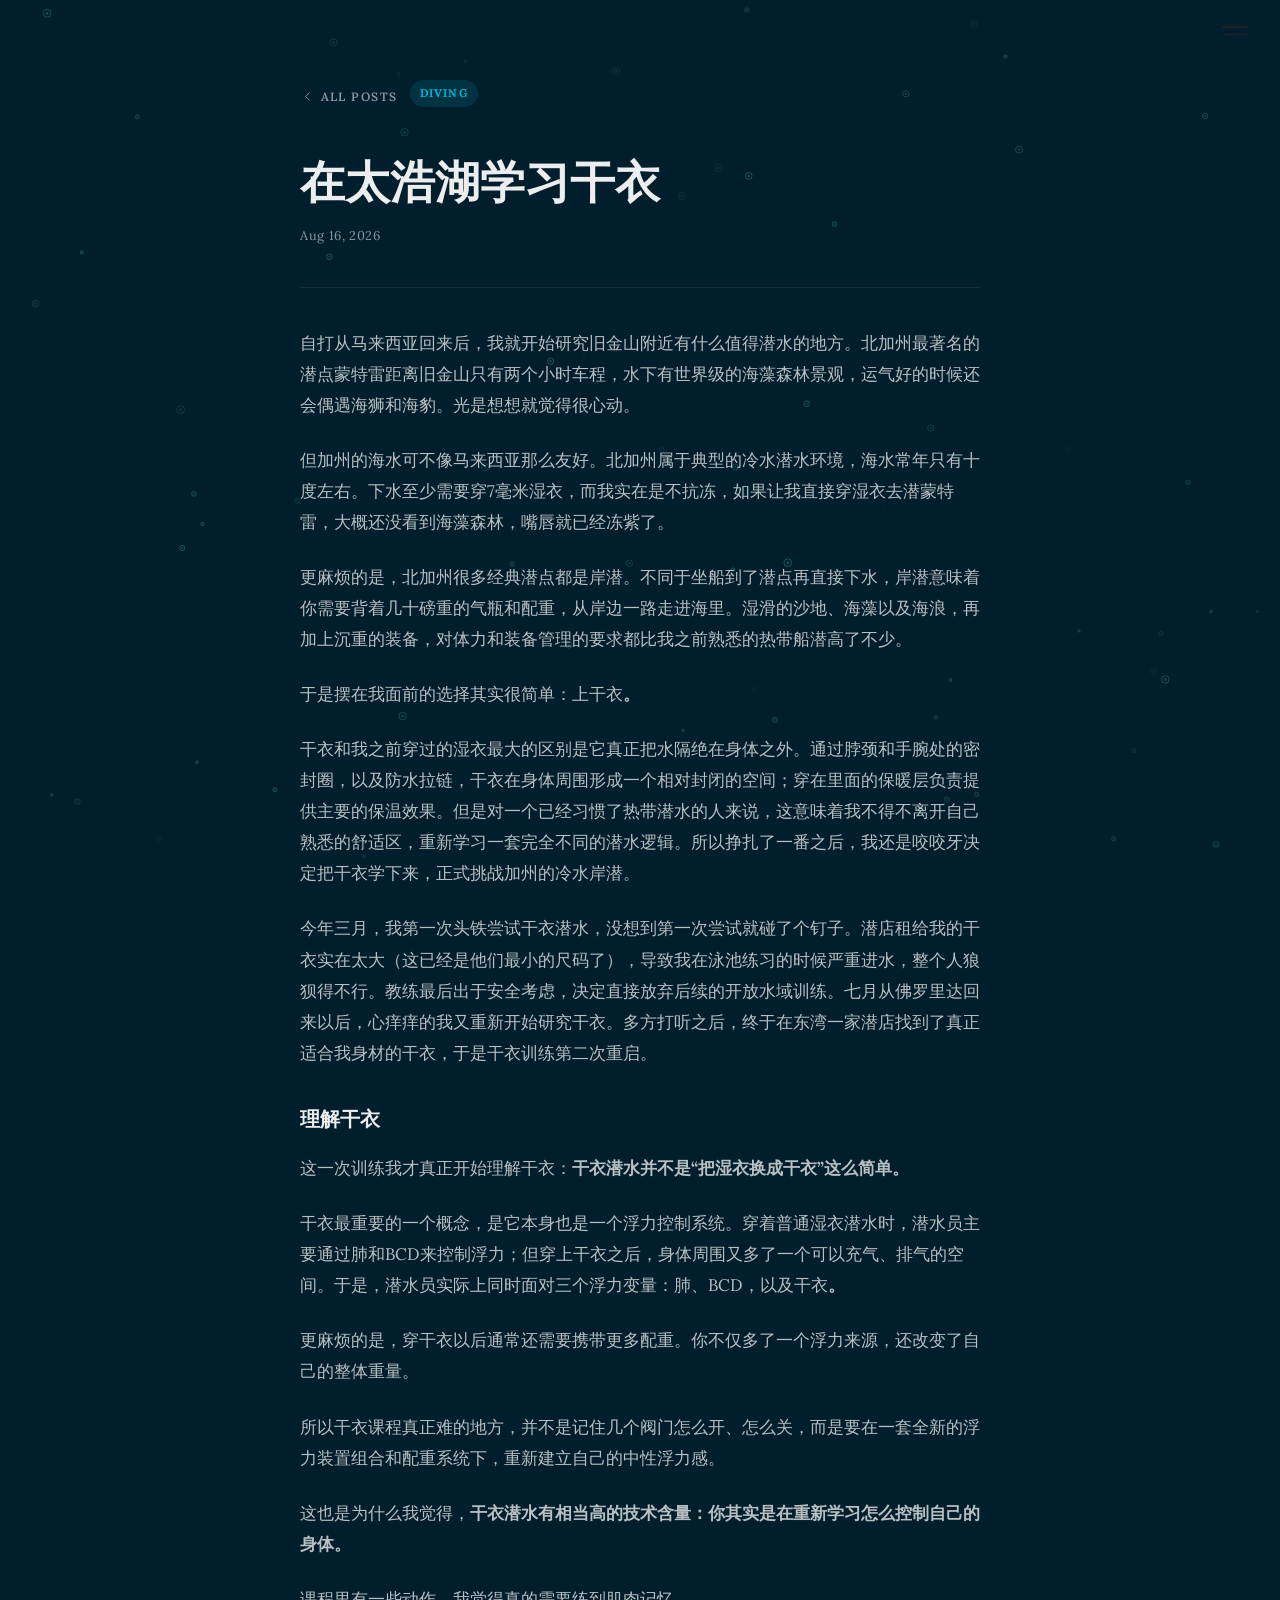
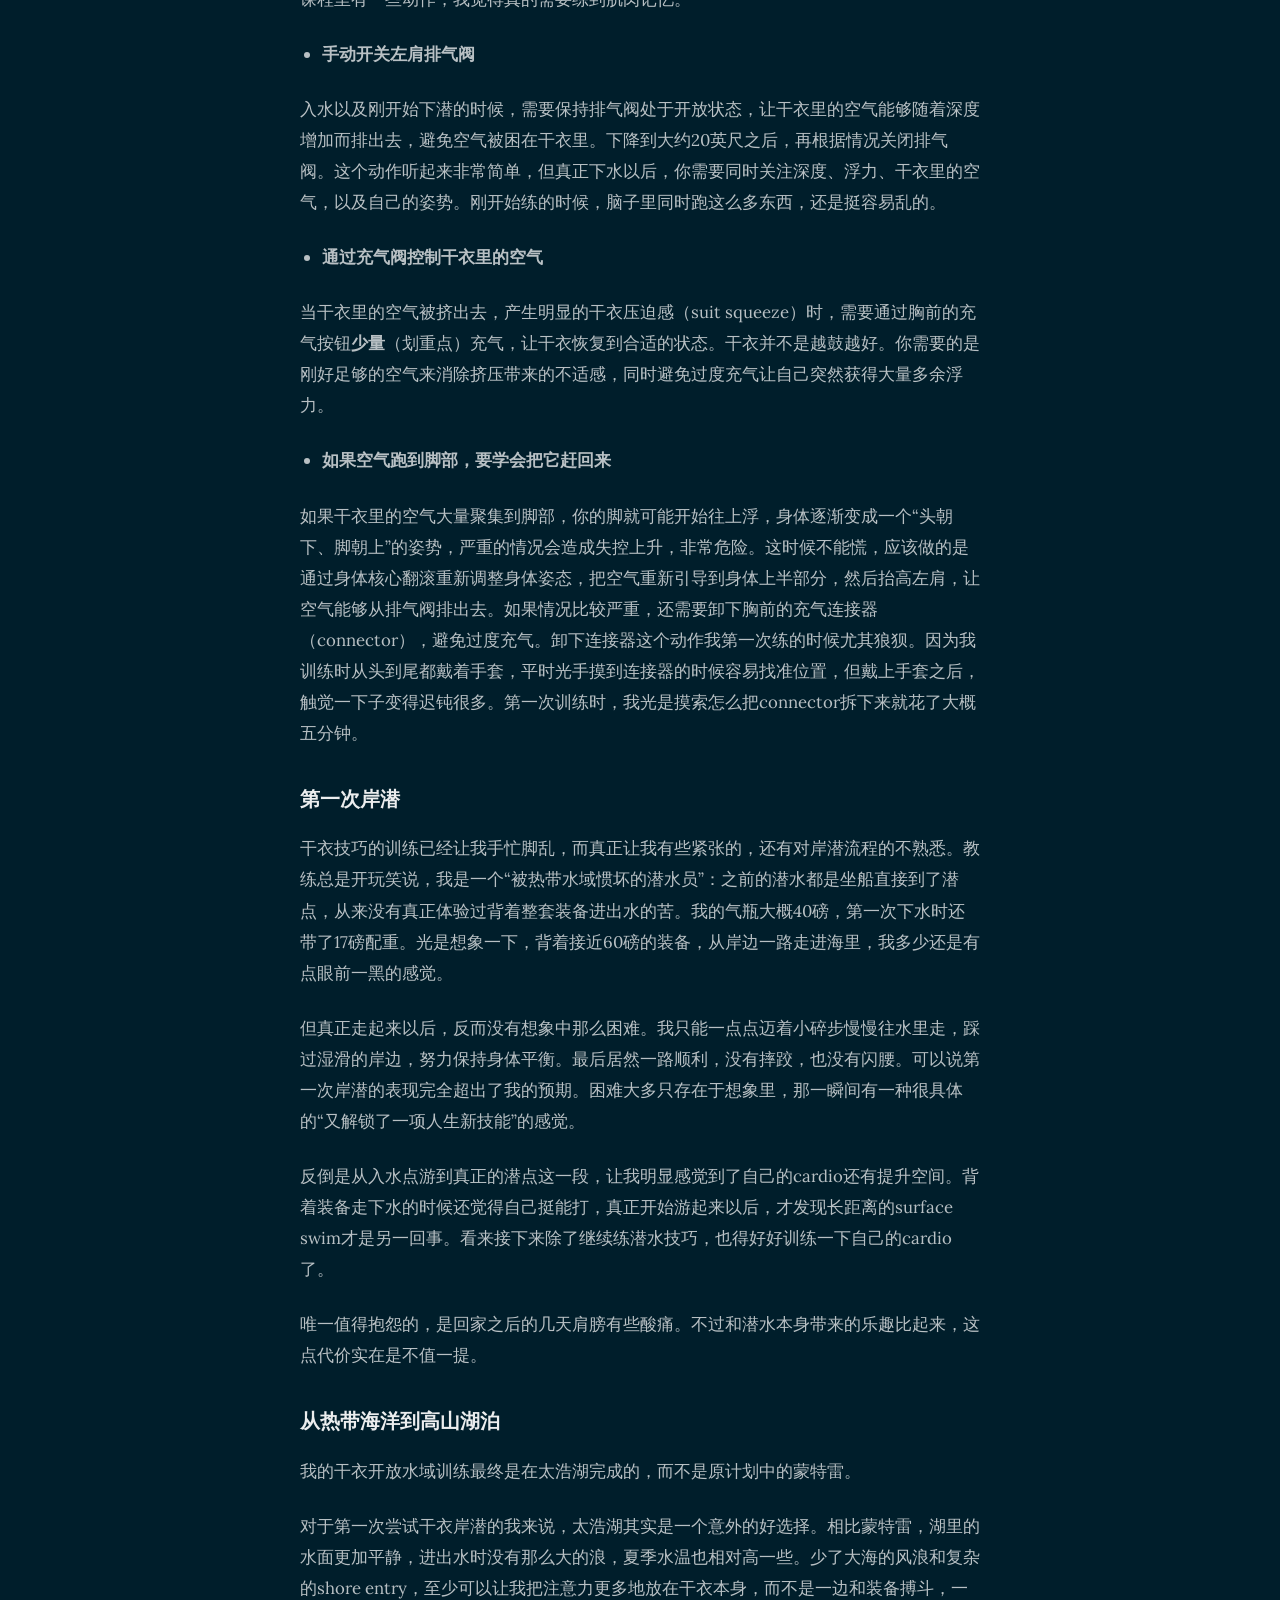
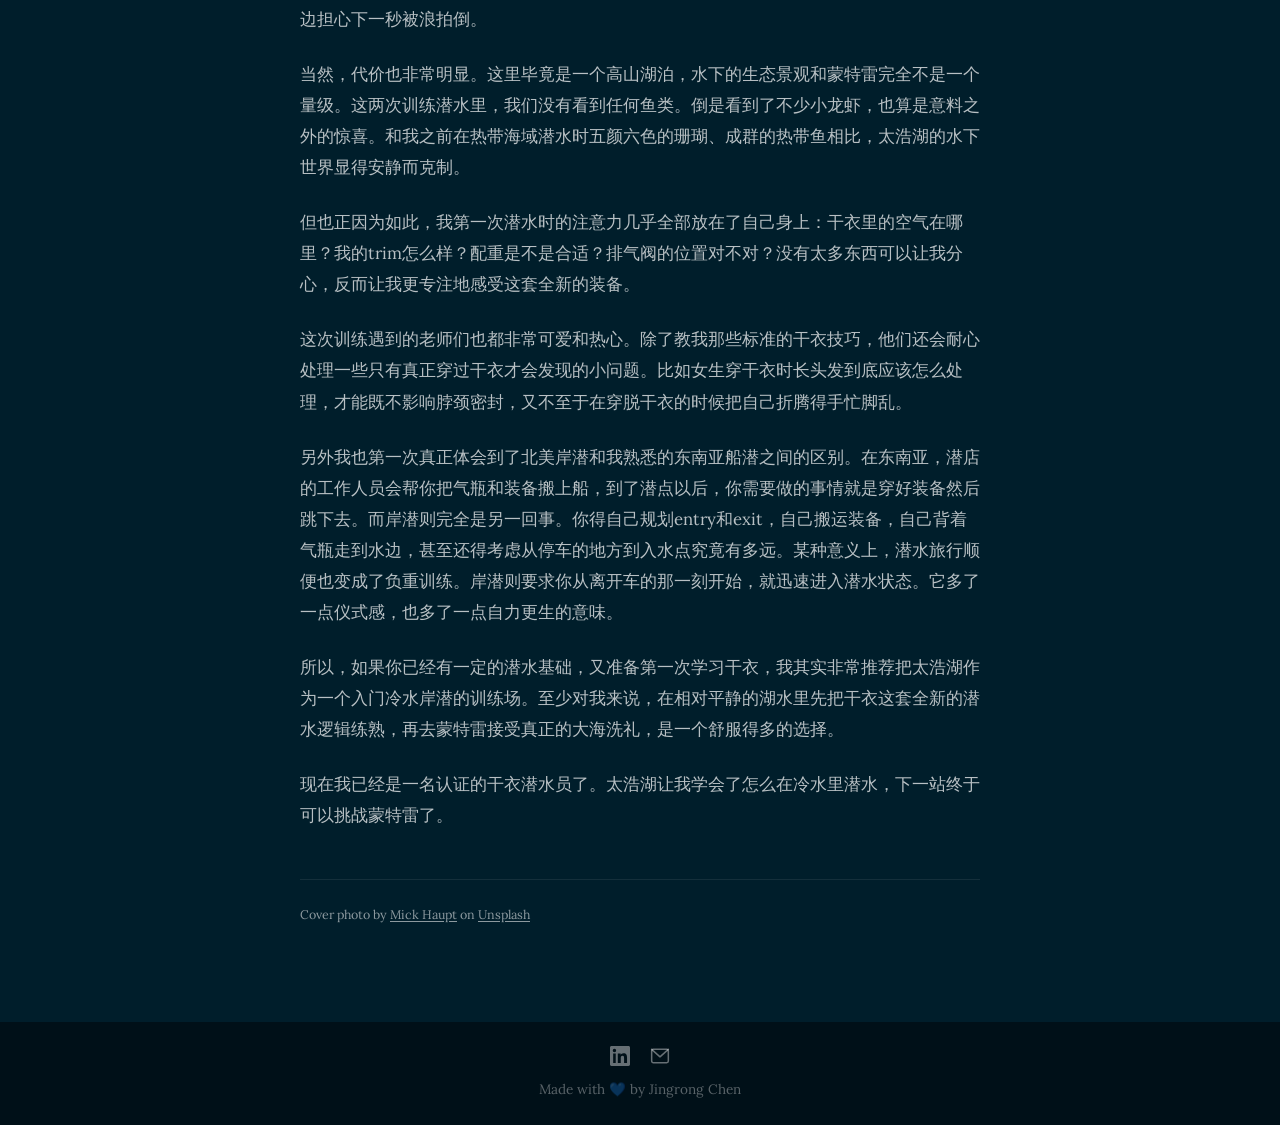
<file: thoughts/dry-suit-diving/index.html>
<!DOCTYPE html>
<html lang="en">
<head>
  <meta charset="UTF-8" />
  <meta name="viewport" content="width=device-width, initial-scale=1.0" />
  <title>在太浩湖学习干衣 — Jingrong Chen</title>
  <link rel="icon" href="data:image/svg+xml,<svg xmlns='http://www.w3.org/2000/svg' viewBox='0 0 100 100'><text y='.9em' font-size='90'>🐠</text></svg>">
  <script async src="https://www.googletagmanager.com/gtag/js?id=G-7GHFT5PYBY"></script>
  <script>
    window.dataLayer = window.dataLayer || [];
    function gtag(){dataLayer.push(arguments);}
    gtag('js', new Date());
    gtag('config', 'G-7GHFT5PYBY');
  </script>
  <link rel="stylesheet" href="../../style.css" />
  <style>
    .post-page {
      min-height: 100vh;
      padding: 5rem 0 6rem;
      position: relative;
      overflow: hidden;
    }

    .post-wrap {
      max-width: 680px;
      margin: 0 auto;
      position: relative;
      z-index: 1;
    }

    .post-header-row {
      display: flex;
      align-items: flex-end;
      gap: 0.75rem;
      margin-bottom: 3rem;
    }

    .back-link {
      display: inline-flex;
      align-items: center;
      gap: 0.35rem;
      font-size: 0.75rem;
      font-weight: 600;
      letter-spacing: 0.12em;
      text-transform: uppercase;
      color: var(--text-muted);
      transition: color 0.2s;
      text-decoration: none;
    }
    .back-link:hover { color: var(--accent); }
    .back-link svg { width: 15px; height: 15px; }

    .post-tag {
      display: inline-block;
      font-size: 0.7rem;
      font-weight: 700;
      letter-spacing: 0.1em;
      text-transform: uppercase;
      padding: 0.25rem 0.65rem;
      border-radius: 999px;
      background: rgba(0,180,216,0.15);
      color: #00B4D8;
    }

    .post-title {
      font-size: clamp(1.8rem, 5vw, 2.8rem);
      font-weight: 800;
      color: rgba(255,255,255,0.92);
      line-height: 1.2;
      margin: 0 0 1rem;
    }

    .post-date {
      font-size: 0.8rem;
      color: var(--text-muted);
      letter-spacing: 0.05em;
      margin-bottom: 2.5rem;
      display: block;
    }

    .post-divider {
      border: none;
      border-top: 1px solid rgba(255,255,255,0.08);
      margin-bottom: 2.5rem;
    }

    .post-body {
      font-size: 1.05rem;
      line-height: 1.85;
      color: rgba(255,255,255,0.72);
    }

    .post-body p { margin-bottom: 1.5rem; }
    .post-body p:last-child { margin-bottom: 0; }
    .post-body h2, .post-body h3 { color: rgba(255,255,255,0.92); margin: 2rem 0 1rem; }
    .post-body ul, .post-body ol { margin: 0 0 1.5rem 1.4rem; }
    .post-body li { margin-bottom: 0.5rem; }
    .post-body blockquote {
      border-left: 3px solid var(--accent);
      padding-left: 1rem;
      margin: 0 0 1.5rem;
      font-style: italic;
      color: rgba(255,255,255,0.85);
    }
    .post-body pre {
      background: rgba(255,255,255,0.05);
      border-radius: 8px;
      padding: 1rem;
      overflow-x: auto;
      margin: 0 0 1.5rem;
    }
    .post-body img {
      max-width: 100%;
      max-height: 520px;
      width: auto;
      height: auto;
      display: block;
      margin: 0 0 1rem;
      border-radius: 8px;
    }
    .post-body hr { border: none; border-top: 1px solid rgba(255,255,255,0.08); margin: 2rem 0; }

    .lang-switch {
      display: flex;
      gap: 0.6rem;
      align-items: center;
      font-size: 0.75rem;
      font-weight: 600;
      letter-spacing: 0.08em;
      text-transform: uppercase;
      margin-bottom: 1.5rem;
    }
    .lang-switch a { color: var(--text-muted); text-decoration: none; transition: color 0.2s; }
    .lang-switch a:hover { color: var(--accent); }
    .lang-switch .lang-current { color: var(--accent); }
    .lang-switch .lang-sep { color: rgba(255,255,255,0.2); }

    .post-credit {
      font-size: 0.78rem;
      color: var(--text-muted);
      margin-top: 3rem;
      padding-top: 1.5rem;
      border-top: 1px solid rgba(255,255,255,0.08);
    }
    .post-credit a { color: var(--text-muted); text-decoration: underline; text-underline-offset: 2px; }
    .post-credit a:hover { color: var(--accent); }
  </style>
</head>
<body>

  <!-- HAMBURGER -->
  <button class="hamburger dark fade-in" id="hamburger" aria-label="Open menu">
    <span></span>
    <span></span>
  </button>

  <!-- MENU OVERLAY -->
  <div class="menu-overlay" id="menuOverlay">
    <nav class="menu-nav">
      <a href="../../index.html#about"  class="menu-link">About Me</a>
      <a href="../../procreate.html"    class="menu-link">Procreate Art</a>
      <a href="../../film-shots.html"   class="menu-link">Film Shots</a>
      <a href="../../thoughts.html"     class="menu-link active">On My Mind</a>
    </nav>
  </div>

  <!-- BUBBLES -->
  <canvas id="bubbleCanvas" class="visible"></canvas>

  <main class="post-page">
    <div class="ambient-light"></div>
    <div class="ambient-light ambient-light--right"></div>
    <div class="container">
      <div class="post-wrap">

        <div class="post-header-row">
          <a href="../../thoughts.html" class="back-link">
            <svg viewBox="0 0 24 24" fill="none" xmlns="http://www.w3.org/2000/svg">
              <polyline points="15 18 9 12 15 6" stroke="currentColor" stroke-width="1.5" stroke-linecap="round" stroke-linejoin="round"/>
            </svg>
            All Posts
          </a>
          <span class="post-tag">Diving</span>
        </div>

        
        <h1 class="post-title">在太浩湖学习干衣</h1>
        <span class="post-date">Aug 16, 2026</span>

        <hr class="post-divider" />

        <div class="post-body">
          <p>自打从马来西亚回来后，我就开始研究旧金山附近有什么值得潜水的地方。北加州最著名的潜点蒙特雷距离旧金山只有两个小时车程，水下有世界级的海藻森林景观，运气好的时候还会偶遇海狮和海豹。光是想想就觉得很心动。</p>
<p>但加州的海水可不像马来西亚那么友好。北加州属于典型的冷水潜水环境，海水常年只有十度左右。下水至少需要穿7毫米湿衣，而我实在是不抗冻，如果让我直接穿湿衣去潜蒙特雷，大概还没看到海藻森林，嘴唇就已经冻紫了。</p>
<p>更麻烦的是，北加州很多经典潜点都是岸潜。不同于坐船到了潜点再直接下水，岸潜意味着你需要背着几十磅重的气瓶和配重，从岸边一路走进海里。湿滑的沙地、海藻以及海浪，再加上沉重的装备，对体力和装备管理的要求都比我之前熟悉的热带船潜高了不少。</p>
<p>于是摆在我面前的选择其实很简单：上干衣<strong>。</strong></p>
<p>干衣和我之前穿过的湿衣最大的区别是它真正把水隔绝在身体之外。通过脖颈和手腕处的密封圈，以及防水拉链，干衣在身体周围形成一个相对封闭的空间；穿在里面的保暖层负责提供主要的保温效果。但是对一个已经习惯了热带潜水的人来说，这意味着我不得不离开自己熟悉的舒适区，重新学习一套完全不同的潜水逻辑。所以挣扎了一番之后，我还是咬咬牙决定把干衣学下来，正式挑战加州的冷水岸潜。</p>
<p>今年三月，我第一次头铁尝试干衣潜水，没想到第一次尝试就碰了个钉子。潜店租给我的干衣实在太大（这已经是他们最小的尺码了），导致我在泳池练习的时候严重进水，整个人狼狈得不行。教练最后出于安全考虑，决定直接放弃后续的开放水域训练。七月从佛罗里达回来以后，心痒痒的我又重新开始研究干衣。多方打听之后，终于在东湾一家潜店找到了真正适合我身材的干衣，于是干衣训练第二次重启。</p>
<h3>理解干衣</h3>
<p>这一次训练我才真正开始理解干衣：<strong>干衣潜水并不是“把湿衣换成干衣”这么简单。</strong></p>
<p>干衣最重要的一个概念，是它本身也是一个浮力控制系统。穿着普通湿衣潜水时，潜水员主要通过肺和BCD来控制浮力；但穿上干衣之后，身体周围又多了一个可以充气、排气的空间。于是，潜水员实际上同时面对三个浮力变量：肺、BCD，以及干衣<strong>。</strong></p>
<p>更麻烦的是，穿干衣以后通常还需要携带更多配重。你不仅多了一个浮力来源，还改变了自己的整体重量。</p>
<p>所以干衣课程真正难的地方，并不是记住几个阀门怎么开、怎么关，而是要在一套全新的浮力装置组合和配重系统下，重新建立自己的中性浮力感。</p>
<p>这也是为什么我觉得，<strong>干衣潜水有相当高的技术含量：你其实是在重新学习怎么控制自己的身体。</strong></p>
<p>课程里有一些动作，我觉得真的需要练到肌肉记忆。</p>
<ul><li><strong>手动开关左肩排气阀</strong></li></ul>
<p>入水以及刚开始下潜的时候，需要保持排气阀处于开放状态，让干衣里的空气能够随着深度增加而排出去，避免空气被困在干衣里。下降到大约20英尺之后，再根据情况关闭排气阀。这个动作听起来非常简单，但真正下水以后，你需要同时关注深度、浮力、干衣里的空气，以及自己的姿势。刚开始练的时候，脑子里同时跑这么多东西，还是挺容易乱的。</p>
<ul><li><strong>通过充气阀控制干衣里的空气</strong></li></ul>
<p>当干衣里的空气被挤出去，产生明显的干衣压迫感（suit squeeze）时，需要通过胸前的充气按钮<strong>少量</strong>（划重点）充气，让干衣恢复到合适的状态。干衣并不是越鼓越好。你需要的是刚好足够的空气来消除挤压带来的不适感，同时避免过度充气让自己突然获得大量多余浮力。</p>
<ul><li><strong>如果空气跑到脚部，要学会把它赶回来</strong></li></ul>
<p>如果干衣里的空气大量聚集到脚部，你的脚就可能开始往上浮，身体逐渐变成一个“头朝下、脚朝上”的姿势，严重的情况会造成失控上升，非常危险。这时候不能慌，应该做的是通过身体核心翻滚重新调整身体姿态，把空气重新引导到身体上半部分，然后抬高左肩，让空气能够从排气阀排出去。如果情况比较严重，还需要卸下胸前的充气连接器（connector），避免过度充气。卸下连接器这个动作我第一次练的时候尤其狼狈。因为我训练时从头到尾都戴着手套，平时光手摸到连接器的时候容易找准位置，但戴上手套之后，触觉一下子变得迟钝很多。第一次训练时，我光是摸索怎么把connector拆下来就花了大概五分钟。</p>
<h3>第一次岸潜</h3>
<p>干衣技巧的训练已经让我手忙脚乱，而真正让我有些紧张的，还有对岸潜流程的不熟悉。教练总是开玩笑说，我是一个“被热带水域惯坏的潜水员”：之前的潜水都是坐船直接到了潜点，从来没有真正体验过背着整套装备进出水的苦。我的气瓶大概40磅，第一次下水时还带了17磅配重。光是想象一下，背着接近60磅的装备，从岸边一路走进海里，我多少还是有点眼前一黑的感觉。</p>
<p>但真正走起来以后，反而没有想象中那么困难。我只能一点点迈着小碎步慢慢往水里走，踩过湿滑的岸边，努力保持身体平衡。最后居然一路顺利，没有摔跤，也没有闪腰。可以说第一次岸潜的表现完全超出了我的预期。困难大多只存在于想象里，那一瞬间有一种很具体的“又解锁了一项人生新技能”的感觉。</p>
<p>反倒是从入水点游到真正的潜点这一段，让我明显感觉到了自己的cardio还有提升空间。背着装备走下水的时候还觉得自己挺能打，真正开始游起来以后，才发现长距离的surface swim才是另一回事。看来接下来除了继续练潜水技巧，也得好好训练一下自己的cardio了。</p>
<p>唯一值得抱怨的，是回家之后的几天肩膀有些酸痛。不过和潜水本身带来的乐趣比起来，这点代价实在是不值一提。</p>
<h3>从热带海洋到高山湖泊</h3>
<p>我的干衣开放水域训练最终是在太浩湖完成的，而不是原计划中的蒙特雷。</p>
<p>对于第一次尝试干衣岸潜的我来说，太浩湖其实是一个意外的好选择。相比蒙特雷，湖里的水面更加平静，进出水时没有那么大的浪，夏季水温也相对高一些。少了大海的风浪和复杂的shore entry，至少可以让我把注意力更多地放在干衣本身，而不是一边和装备搏斗，一边担心下一秒被浪拍倒。</p>
<p>当然，代价也非常明显。这里毕竟是一个高山湖泊，水下的生态景观和蒙特雷完全不是一个量级。这两次训练潜水里，我们没有看到任何鱼类。倒是看到了不少小龙虾，也算是意料之外的惊喜。和我之前在热带海域潜水时五颜六色的珊瑚、成群的热带鱼相比，太浩湖的水下世界显得安静而克制。</p>
<p>但也正因为如此，我第一次潜水时的注意力几乎全部放在了自己身上：干衣里的空气在哪里？我的trim怎么样？配重是不是合适？排气阀的位置对不对？没有太多东西可以让我分心，反而让我更专注地感受这套全新的装备。</p>
<p>这次训练遇到的老师们也都非常可爱和热心。除了教我那些标准的干衣技巧，他们还会耐心处理一些只有真正穿过干衣才会发现的小问题。比如女生穿干衣时长头发到底应该怎么处理，才能既不影响脖颈密封，又不至于在穿脱干衣的时候把自己折腾得手忙脚乱。</p>
<p>另外我也第一次真正体会到了北美岸潜和我熟悉的东南亚船潜之间的区别。在东南亚，潜店的工作人员会帮你把气瓶和装备搬上船，到了潜点以后，你需要做的事情就是穿好装备然后跳下去。而岸潜则完全是另一回事。你得自己规划entry和exit，自己搬运装备，自己背着气瓶走到水边，甚至还得考虑从停车的地方到入水点究竟有多远。某种意义上，潜水旅行顺便也变成了负重训练。岸潜则要求你从离开车的那一刻开始，就迅速进入潜水状态。它多了一点仪式感，也多了一点自力更生的意味。</p>
<p>所以，如果你已经有一定的潜水基础，又准备第一次学习干衣，我其实非常推荐把太浩湖作为一个入门冷水岸潜的训练场。至少对我来说，在相对平静的湖水里先把干衣这套全新的潜水逻辑练熟，再去蒙特雷接受真正的大海洗礼，是一个舒服得多的选择。</p>
<p>现在我已经是一名认证的干衣潜水员了。太浩湖让我学会了怎么在冷水里潜水，下一站终于可以挑战蒙特雷了。</p>
        </div>
        <p class="post-credit">Cover photo by <a href="https://unsplash.com/@rocinante_11" target="_blank" rel="noopener">Mick Haupt</a> on <a href="https://unsplash.com" target="_blank" rel="noopener">Unsplash</a></p>

      </div>
    </div>
  </main>

  <footer class="footer">
    <div class="footer-icons">
      <a href="https://www.linkedin.com/in/chenjingrong/" target="_blank" rel="noopener" aria-label="LinkedIn">
        <svg xmlns="http://www.w3.org/2000/svg" viewBox="0 0 24 24" fill="currentColor" width="20" height="20">
          <path d="M20.45 20.45h-3.554v-5.569c0-1.328-.027-3.037-1.852-3.037-1.853 0-2.136 1.445-2.136 2.939v5.667H9.354V9h3.414v1.561h.046c.476-.9 1.637-1.85 3.37-1.85 3.601 0 4.267 2.37 4.267 5.455v6.284zM5.337 7.433a2.062 2.062 0 1 1 0-4.124 2.062 2.062 0 0 1 0 4.124zM6.87 20.45H3.803V9H6.87v11.45zM22.225 0H1.771C.792 0 0 .774 0 1.729v20.542C0 23.227.792 24 1.771 24h20.451C23.2 24 24 23.227 24 22.271V1.729C24 .774 23.2 0 22.222 0h.003z"/>
        </svg>
      </a>
      <a href="mailto:jingronc@gmail.com" aria-label="Email">
        <svg xmlns="http://www.w3.org/2000/svg" viewBox="0 0 24 24" fill="none" stroke="currentColor" stroke-width="1.8" stroke-linecap="round" stroke-linejoin="round" width="20" height="20">
          <rect x="2" y="4" width="20" height="16" rx="2"/>
          <polyline points="2,4 12,13 22,4"/>
        </svg>
      </a>
    </div>
    <p>Made with 💙 by Jingrong Chen</p>
  </footer>

  <script>
    const hamburger   = document.getElementById('hamburger');
    const menuOverlay = document.getElementById('menuOverlay');
    const menuLinks   = document.querySelectorAll('.menu-link');

    hamburger.addEventListener('click', () => {
      const isOpen = menuOverlay.classList.toggle('is-open');
      hamburger.classList.toggle('is-open', isOpen);
      document.body.style.overflow = isOpen ? 'hidden' : '';
    });
    menuLinks.forEach(link => {
      link.addEventListener('click', () => {
        menuOverlay.classList.remove('is-open');
        hamburger.classList.remove('is-open');
        document.body.style.overflow = '';
      });
    });

    const canvas = document.getElementById('bubbleCanvas');
    const ctx    = canvas.getContext('2d');

    function resize() {
      canvas.width  = window.innerWidth;
      canvas.height = window.innerHeight;
    }
    resize();
    window.addEventListener('resize', resize, { passive: true });

    function randomBubble() {
      return {
        x:       Math.random() * canvas.width,
        y:       canvas.height + Math.random() * 200,
        r:       Math.random() * 3 + 1,
        speed:   Math.random() * 0.5 + 0.2,
        opacity: Math.random() * 0.35 + 0.05,
        drift:   (Math.random() - 0.5) * 0.4,
      };
    }

    const bubbles = [];
    for (let i = 0; i < 80; i++) {
      const b = randomBubble();
      b.y = Math.random() * canvas.height;
      bubbles.push(b);
    }

    function drawBubble(b) {
      ctx.beginPath();
      ctx.arc(b.x, b.y, b.r, 0, Math.PI * 2);
      ctx.strokeStyle = `rgba(94, 207, 218, ${b.opacity})`;
      ctx.lineWidth   = 0.8;
      ctx.stroke();

      ctx.beginPath();
      ctx.arc(b.x, b.y, b.r * 0.4, 0, Math.PI * 2);
      ctx.fillStyle = `rgba(180, 240, 245, ${b.opacity * 0.5})`;
      ctx.fill();

      b.y -= b.speed;
      b.x += b.drift;
      if (b.y + b.r < 0) Object.assign(b, randomBubble());
    }

    function animate() {
      ctx.clearRect(0, 0, canvas.width, canvas.height);
      bubbles.forEach(drawBubble);
      requestAnimationFrame(animate);
    }
    animate();
  </script>
</body>
</html>
</file>
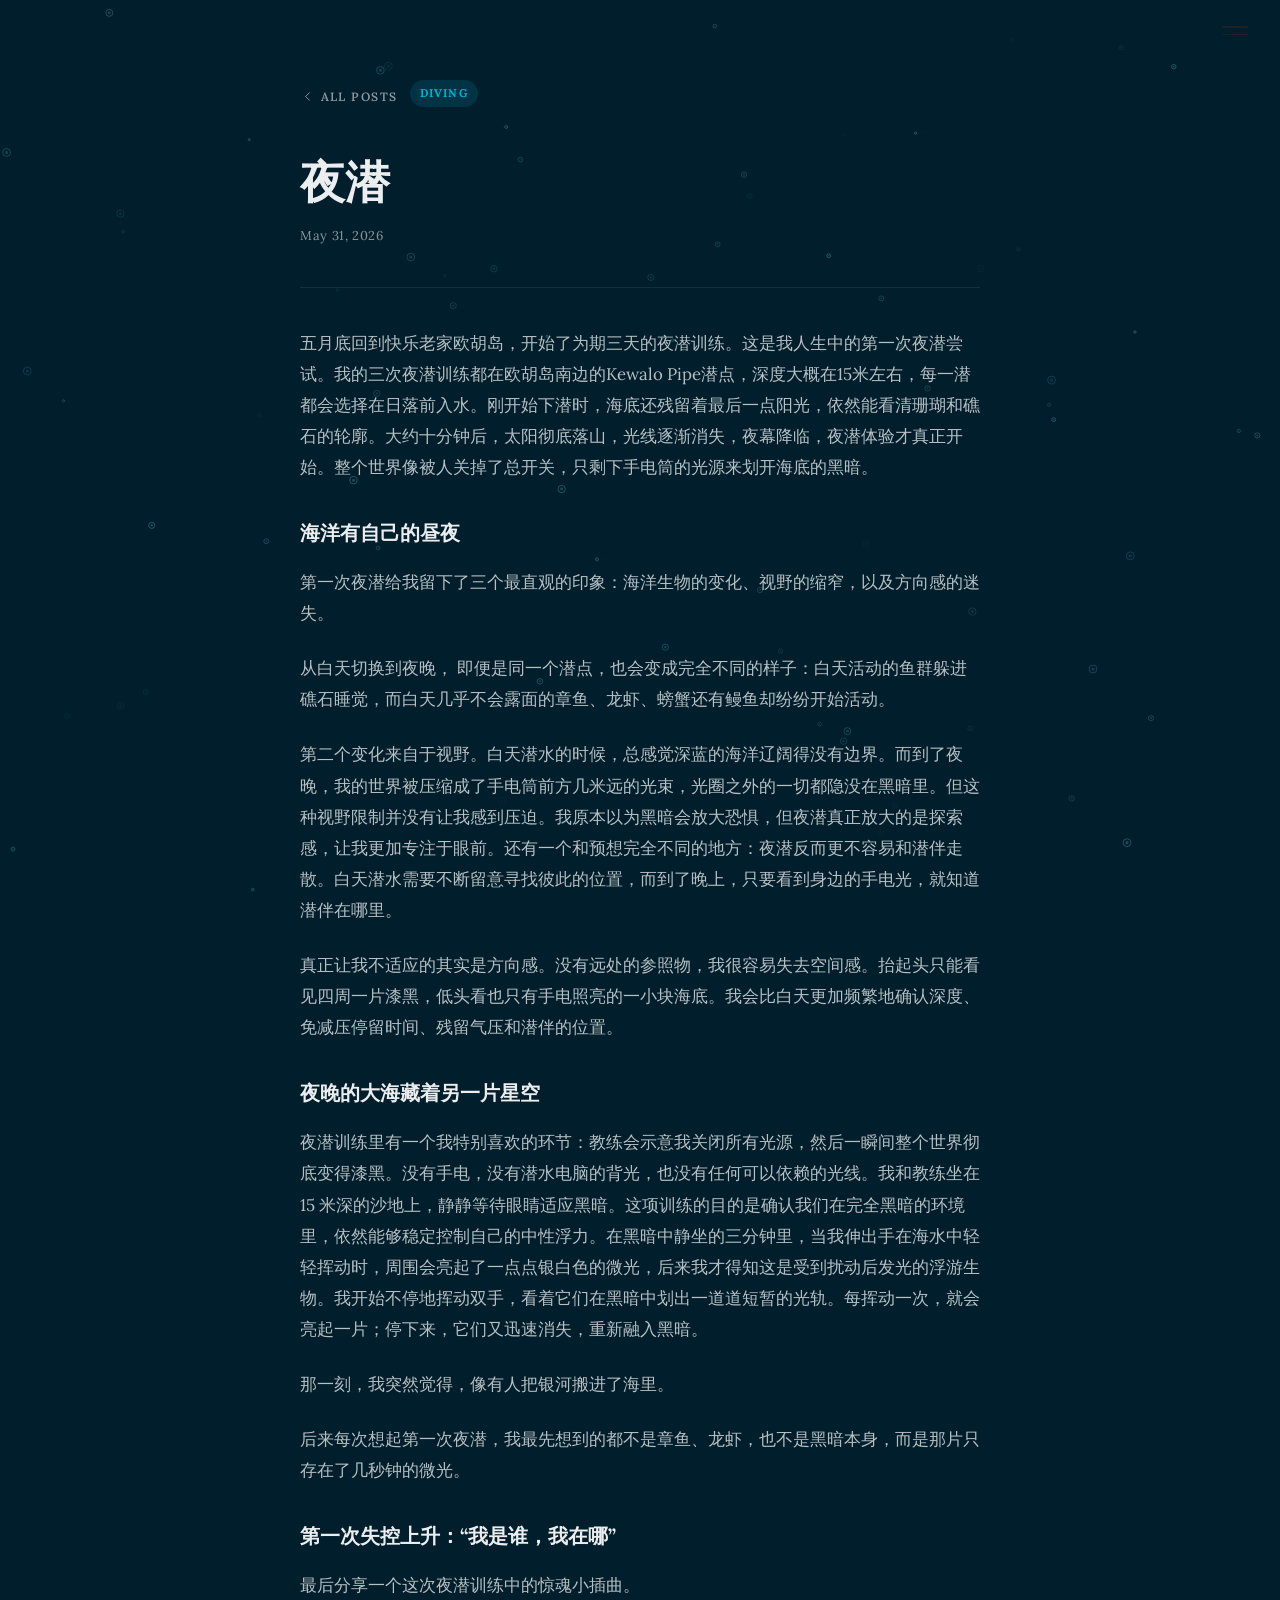
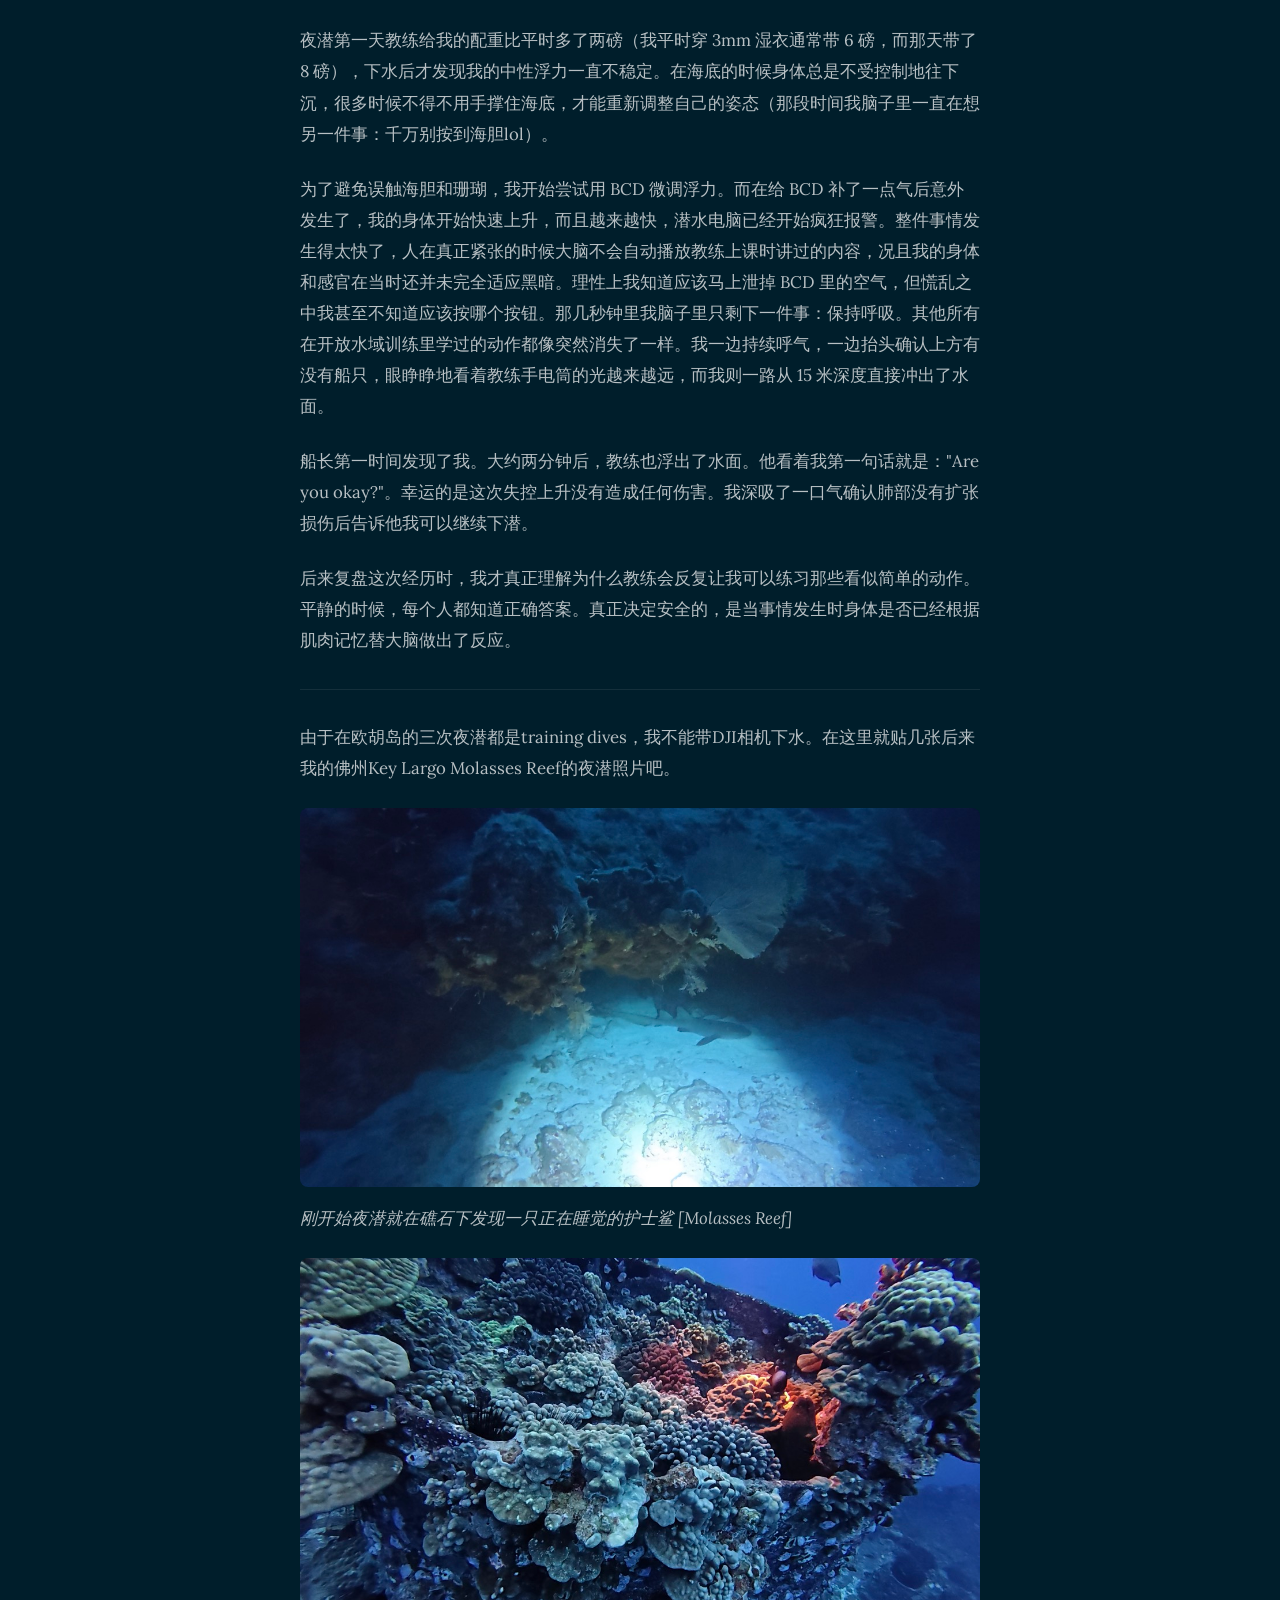
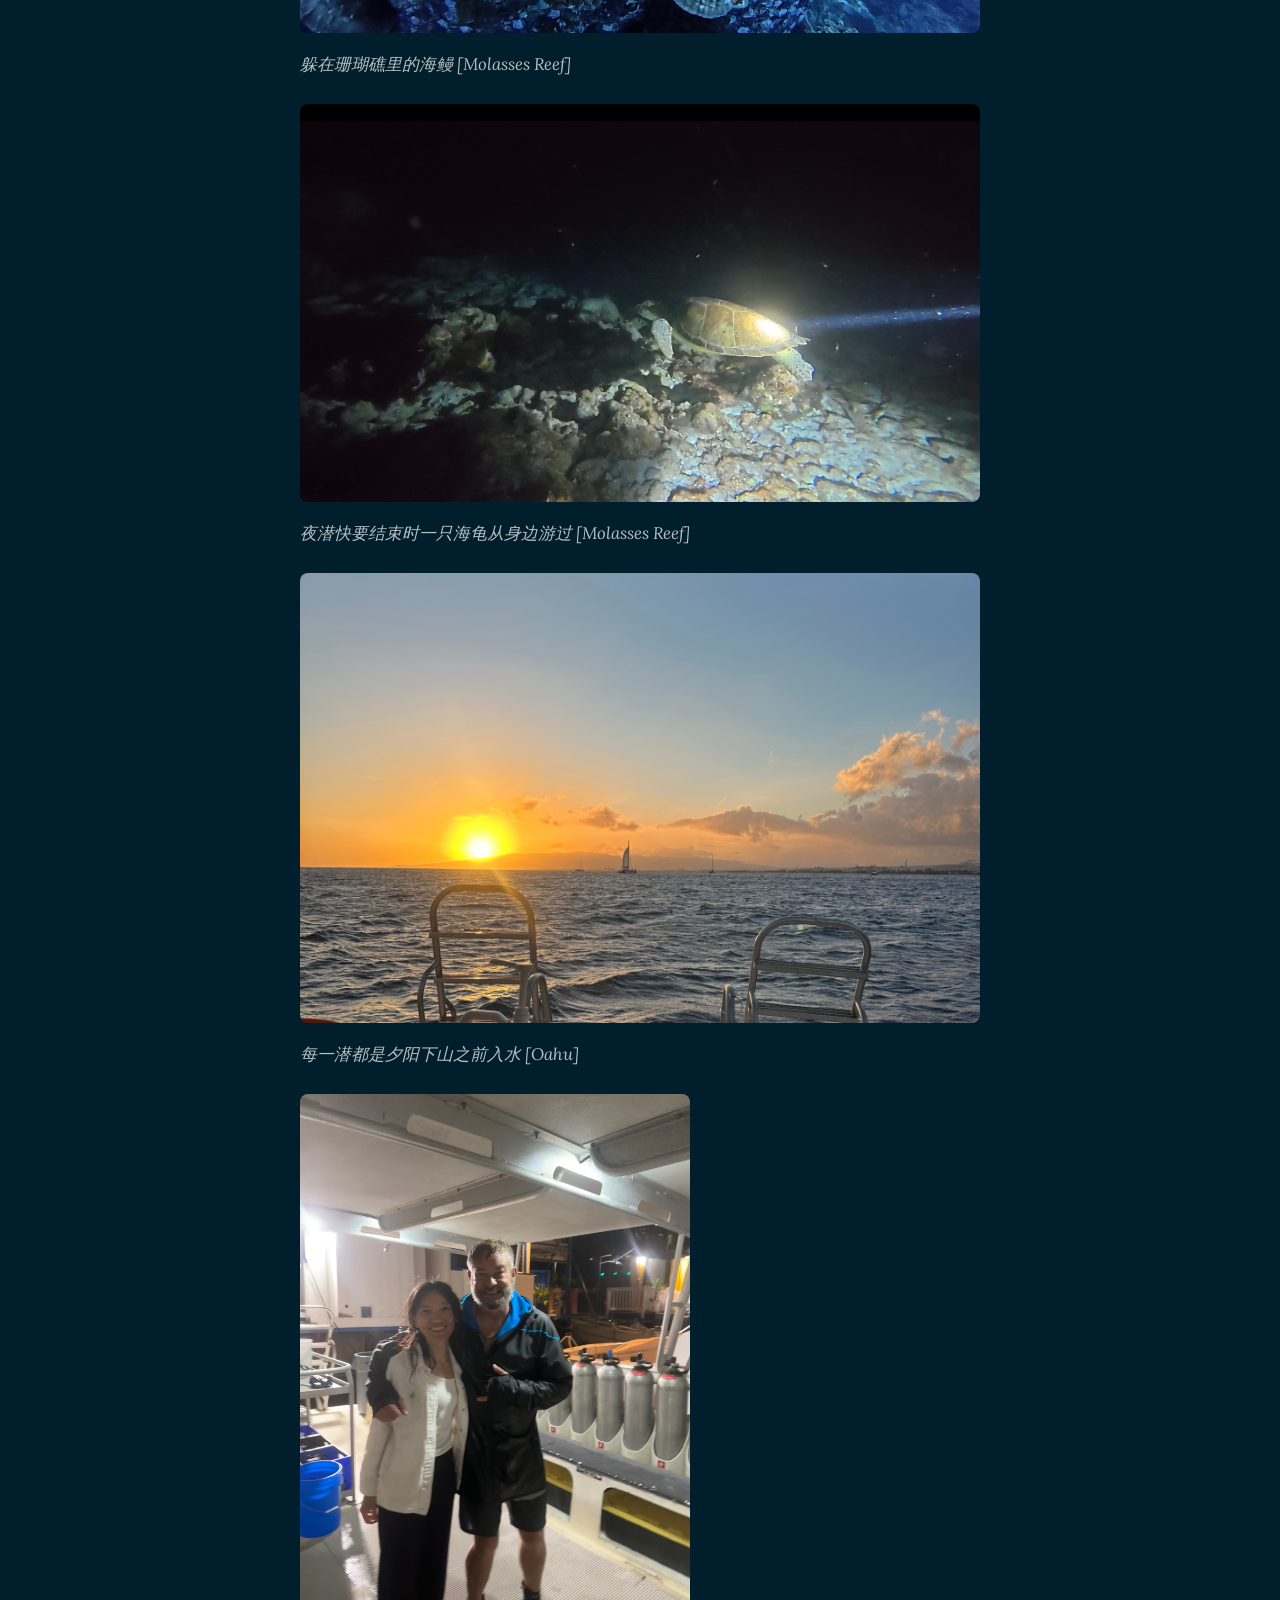
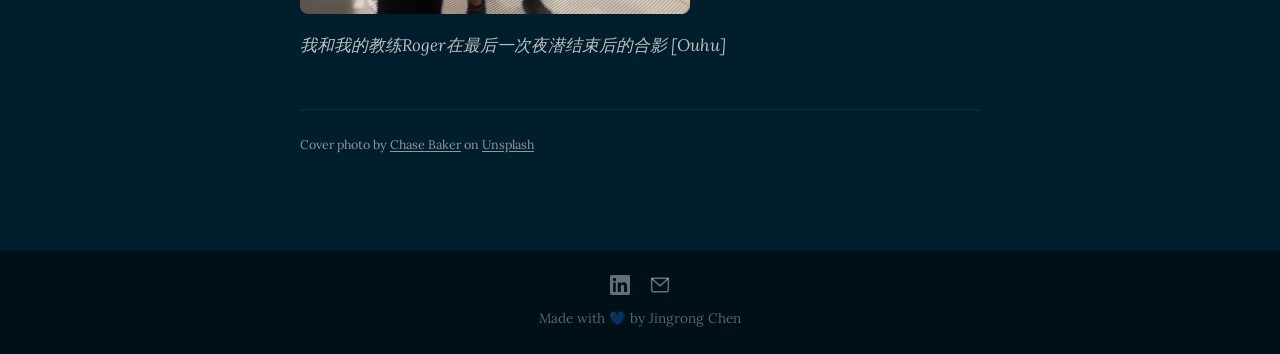
<file: thoughts/night-diving/index.html>
<!DOCTYPE html>
<html lang="en">
<head>
  <meta charset="UTF-8" />
  <meta name="viewport" content="width=device-width, initial-scale=1.0" />
  <title>夜潜 — Jingrong Chen</title>
  <link rel="icon" href="data:image/svg+xml,<svg xmlns='http://www.w3.org/2000/svg' viewBox='0 0 100 100'><text y='.9em' font-size='90'>🐠</text></svg>">
  <script async src="https://www.googletagmanager.com/gtag/js?id=G-7GHFT5PYBY"></script>
  <script>
    window.dataLayer = window.dataLayer || [];
    function gtag(){dataLayer.push(arguments);}
    gtag('js', new Date());
    gtag('config', 'G-7GHFT5PYBY');
  </script>
  <link rel="stylesheet" href="../../style.css" />
  <style>
    .post-page {
      min-height: 100vh;
      padding: 5rem 0 6rem;
      position: relative;
      overflow: hidden;
    }

    .post-wrap {
      max-width: 680px;
      margin: 0 auto;
      position: relative;
      z-index: 1;
    }

    .post-header-row {
      display: flex;
      align-items: flex-end;
      gap: 0.75rem;
      margin-bottom: 3rem;
    }

    .back-link {
      display: inline-flex;
      align-items: center;
      gap: 0.35rem;
      font-size: 0.75rem;
      font-weight: 600;
      letter-spacing: 0.12em;
      text-transform: uppercase;
      color: var(--text-muted);
      transition: color 0.2s;
      text-decoration: none;
    }
    .back-link:hover { color: var(--accent); }
    .back-link svg { width: 15px; height: 15px; }

    .post-tag {
      display: inline-block;
      font-size: 0.7rem;
      font-weight: 700;
      letter-spacing: 0.1em;
      text-transform: uppercase;
      padding: 0.25rem 0.65rem;
      border-radius: 999px;
      background: rgba(0,180,216,0.15);
      color: #00B4D8;
    }

    .post-title {
      font-size: clamp(1.8rem, 5vw, 2.8rem);
      font-weight: 800;
      color: rgba(255,255,255,0.92);
      line-height: 1.2;
      margin: 0 0 1rem;
    }

    .post-date {
      font-size: 0.8rem;
      color: var(--text-muted);
      letter-spacing: 0.05em;
      margin-bottom: 2.5rem;
      display: block;
    }

    .post-divider {
      border: none;
      border-top: 1px solid rgba(255,255,255,0.08);
      margin-bottom: 2.5rem;
    }

    .post-body {
      font-size: 1.05rem;
      line-height: 1.85;
      color: rgba(255,255,255,0.72);
    }

    .post-body p { margin-bottom: 1.5rem; }
    .post-body p:last-child { margin-bottom: 0; }
    .post-body h2, .post-body h3 { color: rgba(255,255,255,0.92); margin: 2rem 0 1rem; }
    .post-body ul, .post-body ol { margin: 0 0 1.5rem 1.4rem; }
    .post-body li { margin-bottom: 0.5rem; }
    .post-body blockquote {
      border-left: 3px solid var(--accent);
      padding-left: 1rem;
      margin: 0 0 1.5rem;
      font-style: italic;
      color: rgba(255,255,255,0.85);
    }
    .post-body pre {
      background: rgba(255,255,255,0.05);
      border-radius: 8px;
      padding: 1rem;
      overflow-x: auto;
      margin: 0 0 1.5rem;
    }
    .post-body img {
      max-width: 100%;
      max-height: 520px;
      width: auto;
      height: auto;
      display: block;
      margin: 0 0 1rem;
      border-radius: 8px;
    }
    .post-body hr { border: none; border-top: 1px solid rgba(255,255,255,0.08); margin: 2rem 0; }

    .lang-switch {
      display: flex;
      gap: 0.6rem;
      align-items: center;
      font-size: 0.75rem;
      font-weight: 600;
      letter-spacing: 0.08em;
      text-transform: uppercase;
      margin-bottom: 1.5rem;
    }
    .lang-switch a { color: var(--text-muted); text-decoration: none; transition: color 0.2s; }
    .lang-switch a:hover { color: var(--accent); }
    .lang-switch .lang-current { color: var(--accent); }
    .lang-switch .lang-sep { color: rgba(255,255,255,0.2); }

    .post-credit {
      font-size: 0.78rem;
      color: var(--text-muted);
      margin-top: 3rem;
      padding-top: 1.5rem;
      border-top: 1px solid rgba(255,255,255,0.08);
    }
    .post-credit a { color: var(--text-muted); text-decoration: underline; text-underline-offset: 2px; }
    .post-credit a:hover { color: var(--accent); }
  </style>
</head>
<body>

  <!-- HAMBURGER -->
  <button class="hamburger dark fade-in" id="hamburger" aria-label="Open menu">
    <span></span>
    <span></span>
  </button>

  <!-- MENU OVERLAY -->
  <div class="menu-overlay" id="menuOverlay">
    <nav class="menu-nav">
      <a href="../../index.html#about"  class="menu-link">About Me</a>
      <a href="../../procreate.html"    class="menu-link">Procreate Art</a>
      <a href="../../film-shots.html"   class="menu-link">Film Shots</a>
      <a href="../../thoughts.html"     class="menu-link active">On My Mind</a>
    </nav>
  </div>

  <!-- BUBBLES -->
  <canvas id="bubbleCanvas" class="visible"></canvas>

  <main class="post-page">
    <div class="ambient-light"></div>
    <div class="ambient-light ambient-light--right"></div>
    <div class="container">
      <div class="post-wrap">

        <div class="post-header-row">
          <a href="../../thoughts.html" class="back-link">
            <svg viewBox="0 0 24 24" fill="none" xmlns="http://www.w3.org/2000/svg">
              <polyline points="15 18 9 12 15 6" stroke="currentColor" stroke-width="1.5" stroke-linecap="round" stroke-linejoin="round"/>
            </svg>
            All Posts
          </a>
          <span class="post-tag">Diving</span>
        </div>

        
        <h1 class="post-title">夜潜</h1>
        <span class="post-date">May 31, 2026</span>

        <hr class="post-divider" />

        <div class="post-body">
          <p>五月底回到快乐老家欧胡岛，开始了为期三天的夜潜训练。这是我人生中的第一次夜潜尝试。我的三次夜潜训练都在欧胡岛南边的Kewalo Pipe潜点，深度大概在15米左右，每一潜都会选择在日落前入水。刚开始下潜时，海底还残留着最后一点阳光，依然能看清珊瑚和礁石的轮廓。大约十分钟后，太阳彻底落山，光线逐渐消失，夜幕降临，夜潜体验才真正开始。整个世界像被人关掉了总开关，只剩下手电筒的光源来划开海底的黑暗。</p>
<h3><strong>海洋有自己的昼夜</strong></h3>
<p>第一次夜潜给我留下了三个最直观的印象：海洋生物的变化、视野的缩窄，以及方向感的迷失。</p>
<p>从白天切换到夜晚， 即便是同一个潜点，也会变成完全不同的样子：白天活动的鱼群躲进礁石睡觉，而白天几乎不会露面的章鱼、龙虾、螃蟹还有鳗鱼却纷纷开始活动。</p>
<p>第二个变化来自于视野。白天潜水的时候，总感觉深蓝的海洋辽阔得没有边界。而到了夜晚，我的世界被压缩成了手电筒前方几米远的光束，光圈之外的一切都隐没在黑暗里。但这种视野限制并没有让我感到压迫。我原本以为黑暗会放大恐惧，但夜潜真正放大的是探索感，让我更加专注于眼前。还有一个和预想完全不同的地方：夜潜反而更不容易和潜伴走散。白天潜水需要不断留意寻找彼此的位置，而到了晚上，只要看到身边的手电光，就知道潜伴在哪里。</p>
<p>真正让我不适应的其实是方向感。没有远处的参照物，我很容易失去空间感。抬起头只能看见四周一片漆黑，低头看也只有手电照亮的一小块海底。我会比白天更加频繁地确认深度、免减压停留时间、残留气压和潜伴的位置。</p>
<h3><strong>夜晚的大海藏着另一片星空</strong></h3>
<p>夜潜训练里有一个我特别喜欢的环节：教练会示意我关闭所有光源，然后一瞬间整个世界彻底变得漆黑。没有手电，没有潜水电脑的背光，也没有任何可以依赖的光线。我和教练坐在 15 米深的沙地上，静静等待眼睛适应黑暗。这项训练的目的是确认我们在完全黑暗的环境里，依然能够稳定控制自己的中性浮力。在黑暗中静坐的三分钟里，当我伸出手在海水中轻轻挥动时，周围会亮起了一点点银白色的微光，后来我才得知这是受到扰动后发光的浮游生物。我开始不停地挥动双手，看着它们在黑暗中划出一道道短暂的光轨。每挥动一次，就会亮起一片；停下来，它们又迅速消失，重新融入黑暗。</p>
<p>那一刻，我突然觉得，像有人把银河搬进了海里。</p>
<p>后来每次想起第一次夜潜，我最先想到的都不是章鱼、龙虾，也不是黑暗本身，而是那片只存在了几秒钟的微光。</p>
<h3><strong>第一次失控上升：“我是谁，我在哪”</strong></h3>
<p>最后分享一个这次夜潜训练中的惊魂小插曲。</p>
<p>夜潜第一天教练给我的配重比平时多了两磅（我平时穿 3mm 湿衣通常带 6 磅，而那天带了 8 磅），下水后才发现我的中性浮力一直不稳定。在海底的时候身体总是不受控制地往下沉，很多时候不得不用手撑住海底，才能重新调整自己的姿态（那段时间我脑子里一直在想另一件事：千万别按到海胆lol）。</p>
<p>为了避免误触海胆和珊瑚，我开始尝试用 BCD 微调浮力。而在给 BCD 补了一点气后意外发生了，我的身体开始快速上升，而且越来越快，潜水电脑已经开始疯狂报警。整件事情发生得太快了，人在真正紧张的时候大脑不会自动播放教练上课时讲过的内容，况且我的身体和感官在当时还并未完全适应黑暗。理性上我知道应该马上泄掉 BCD 里的空气，但慌乱之中我甚至不知道应该按哪个按钮。那几秒钟里我脑子里只剩下一件事：保持呼吸。其他所有在开放水域训练里学过的动作都像突然消失了一样。我一边持续呼气，一边抬头确认上方有没有船只，眼睁睁地看着教练手电筒的光越来越远，而我则一路从 15 米深度直接冲出了水面。</p>
<p>船长第一时间发现了我。大约两分钟后，教练也浮出了水面。他看着我第一句话就是："Are you okay?"。幸运的是这次失控上升没有造成任何伤害。我深吸了一口气确认肺部没有扩张损伤后告诉他我可以继续下潜。</p>
<p>后来复盘这次经历时，我才真正理解为什么教练会反复让我可以练习那些看似简单的动作。平静的时候，每个人都知道正确答案。真正决定安全的，是当事情发生时身体是否已经根据肌肉记忆替大脑做出了反应。</p>
<hr />
<p>由于在欧胡岛的三次夜潜都是training dives，我不能带DJI相机下水。在这里就贴几张后来我的佛州Key Largo Molasses Reef的夜潜照片吧。</p>
<img src="zh-1.jpeg" alt="zh" />
<p><em>刚开始夜潜就在礁石下发现一只正在睡觉的护士鲨 [Molasses Reef]</em></p>
<img src="zh-2.jpeg" alt="zh" />
<p><em>躲在珊瑚礁里的海鳗 [Molasses Reef]</em></p>
<img src="zh-3.jpeg" alt="zh" />
<p><em>夜潜快要结束时一只海龟从身边游过 [Molasses Reef]</em></p>
<img src="zh-4.jpg" alt="zh" />
<p><em>每一潜都是夕阳下山之前入水 [Oahu]</em></p>
<img src="zh-5.jpg" alt="zh" />
<p><em>我和我的教练Roger在最后一次夜潜结束后的合影 [Ouhu]</em></p>
        </div>
        <p class="post-credit">Cover photo by <a href="https://unsplash.com/@sandbarproductions" target="_blank" rel="noopener">Chase Baker</a> on <a href="https://unsplash.com" target="_blank" rel="noopener">Unsplash</a></p>

      </div>
    </div>
  </main>

  <footer class="footer">
    <div class="footer-icons">
      <a href="https://www.linkedin.com/in/chenjingrong/" target="_blank" rel="noopener" aria-label="LinkedIn">
        <svg xmlns="http://www.w3.org/2000/svg" viewBox="0 0 24 24" fill="currentColor" width="20" height="20">
          <path d="M20.45 20.45h-3.554v-5.569c0-1.328-.027-3.037-1.852-3.037-1.853 0-2.136 1.445-2.136 2.939v5.667H9.354V9h3.414v1.561h.046c.476-.9 1.637-1.85 3.37-1.85 3.601 0 4.267 2.37 4.267 5.455v6.284zM5.337 7.433a2.062 2.062 0 1 1 0-4.124 2.062 2.062 0 0 1 0 4.124zM6.87 20.45H3.803V9H6.87v11.45zM22.225 0H1.771C.792 0 0 .774 0 1.729v20.542C0 23.227.792 24 1.771 24h20.451C23.2 24 24 23.227 24 22.271V1.729C24 .774 23.2 0 22.222 0h.003z"/>
        </svg>
      </a>
      <a href="mailto:jingronc@gmail.com" aria-label="Email">
        <svg xmlns="http://www.w3.org/2000/svg" viewBox="0 0 24 24" fill="none" stroke="currentColor" stroke-width="1.8" stroke-linecap="round" stroke-linejoin="round" width="20" height="20">
          <rect x="2" y="4" width="20" height="16" rx="2"/>
          <polyline points="2,4 12,13 22,4"/>
        </svg>
      </a>
    </div>
    <p>Made with 💙 by Jingrong Chen</p>
  </footer>

  <script>
    const hamburger   = document.getElementById('hamburger');
    const menuOverlay = document.getElementById('menuOverlay');
    const menuLinks   = document.querySelectorAll('.menu-link');

    hamburger.addEventListener('click', () => {
      const isOpen = menuOverlay.classList.toggle('is-open');
      hamburger.classList.toggle('is-open', isOpen);
      document.body.style.overflow = isOpen ? 'hidden' : '';
    });
    menuLinks.forEach(link => {
      link.addEventListener('click', () => {
        menuOverlay.classList.remove('is-open');
        hamburger.classList.remove('is-open');
        document.body.style.overflow = '';
      });
    });

    const canvas = document.getElementById('bubbleCanvas');
    const ctx    = canvas.getContext('2d');

    function resize() {
      canvas.width  = window.innerWidth;
      canvas.height = window.innerHeight;
    }
    resize();
    window.addEventListener('resize', resize, { passive: true });

    function randomBubble() {
      return {
        x:       Math.random() * canvas.width,
        y:       canvas.height + Math.random() * 200,
        r:       Math.random() * 3 + 1,
        speed:   Math.random() * 0.5 + 0.2,
        opacity: Math.random() * 0.35 + 0.05,
        drift:   (Math.random() - 0.5) * 0.4,
      };
    }

    const bubbles = [];
    for (let i = 0; i < 80; i++) {
      const b = randomBubble();
      b.y = Math.random() * canvas.height;
      bubbles.push(b);
    }

    function drawBubble(b) {
      ctx.beginPath();
      ctx.arc(b.x, b.y, b.r, 0, Math.PI * 2);
      ctx.strokeStyle = `rgba(94, 207, 218, ${b.opacity})`;
      ctx.lineWidth   = 0.8;
      ctx.stroke();

      ctx.beginPath();
      ctx.arc(b.x, b.y, b.r * 0.4, 0, Math.PI * 2);
      ctx.fillStyle = `rgba(180, 240, 245, ${b.opacity * 0.5})`;
      ctx.fill();

      b.y -= b.speed;
      b.x += b.drift;
      if (b.y + b.r < 0) Object.assign(b, randomBubble());
    }

    function animate() {
      ctx.clearRect(0, 0, canvas.width, canvas.height);
      bubbles.forEach(drawBubble);
      requestAnimationFrame(animate);
    }
    animate();
  </script>
</body>
</html>
</file>
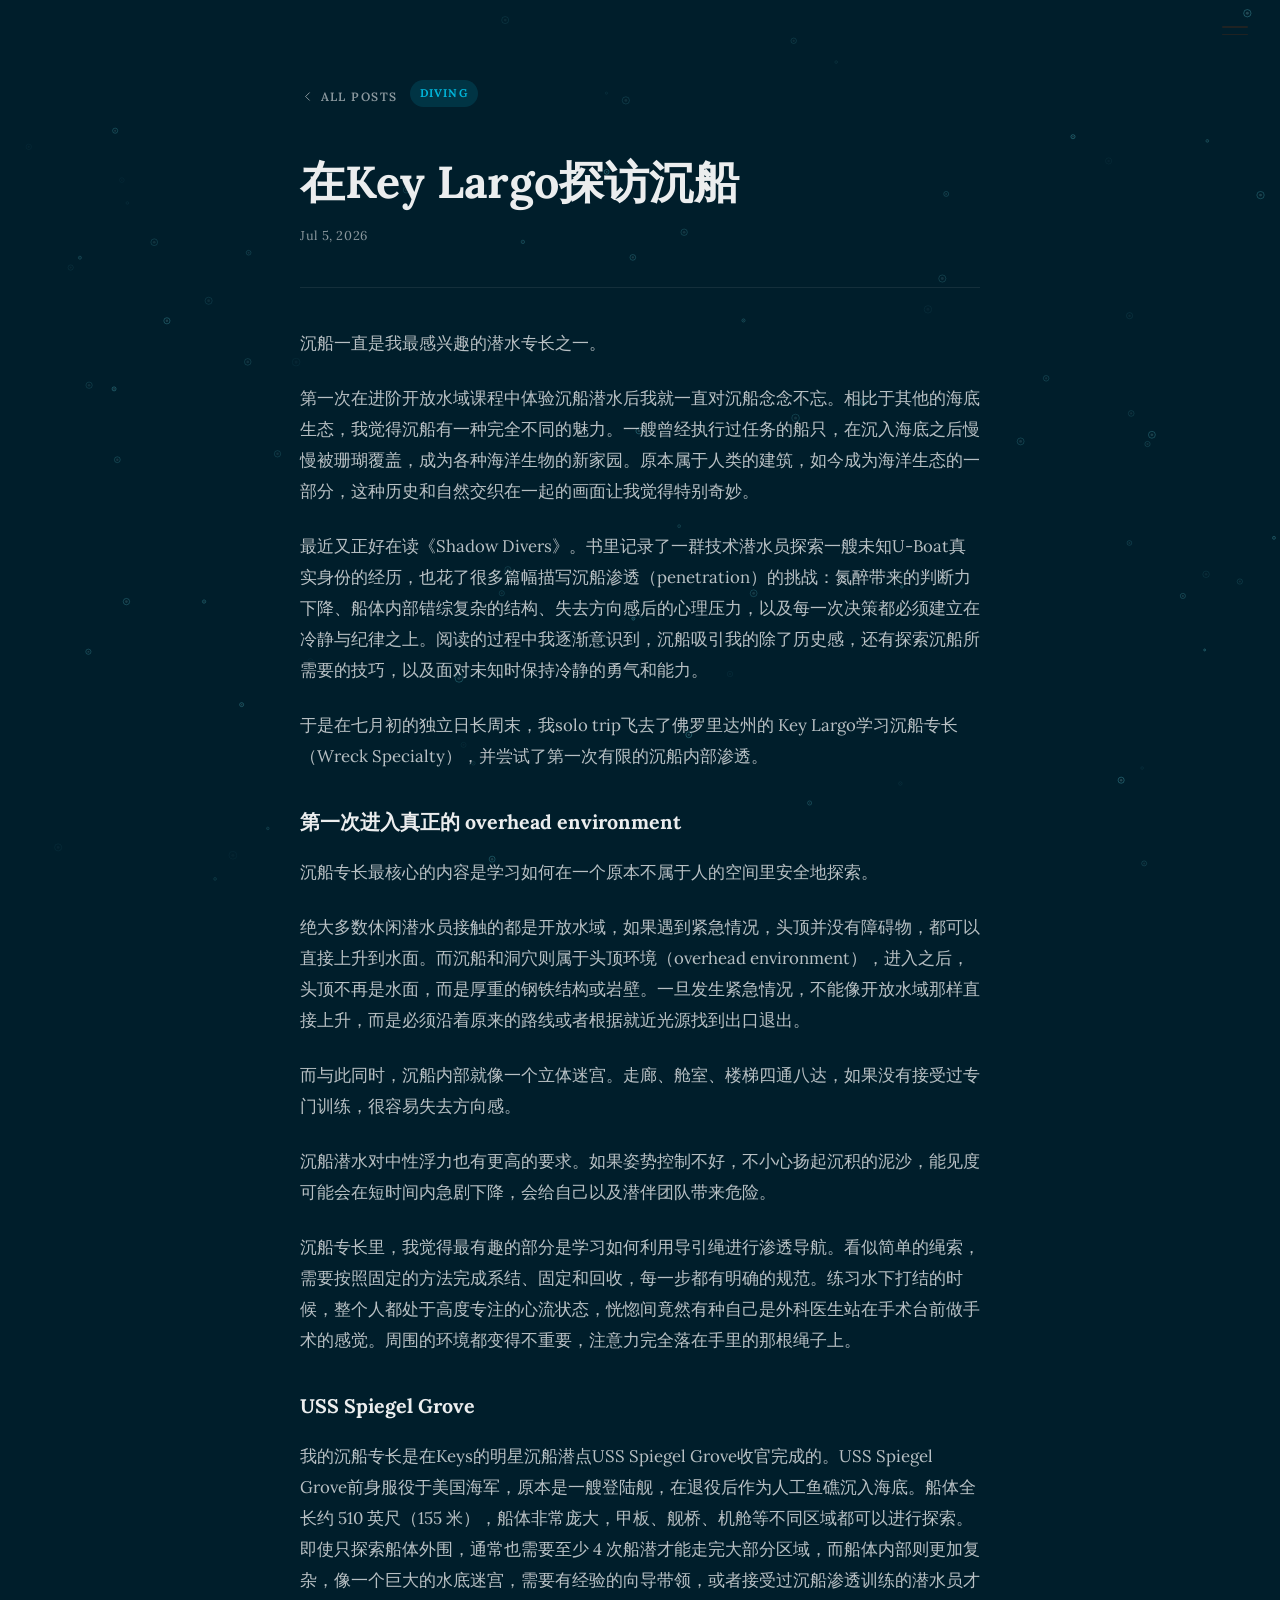
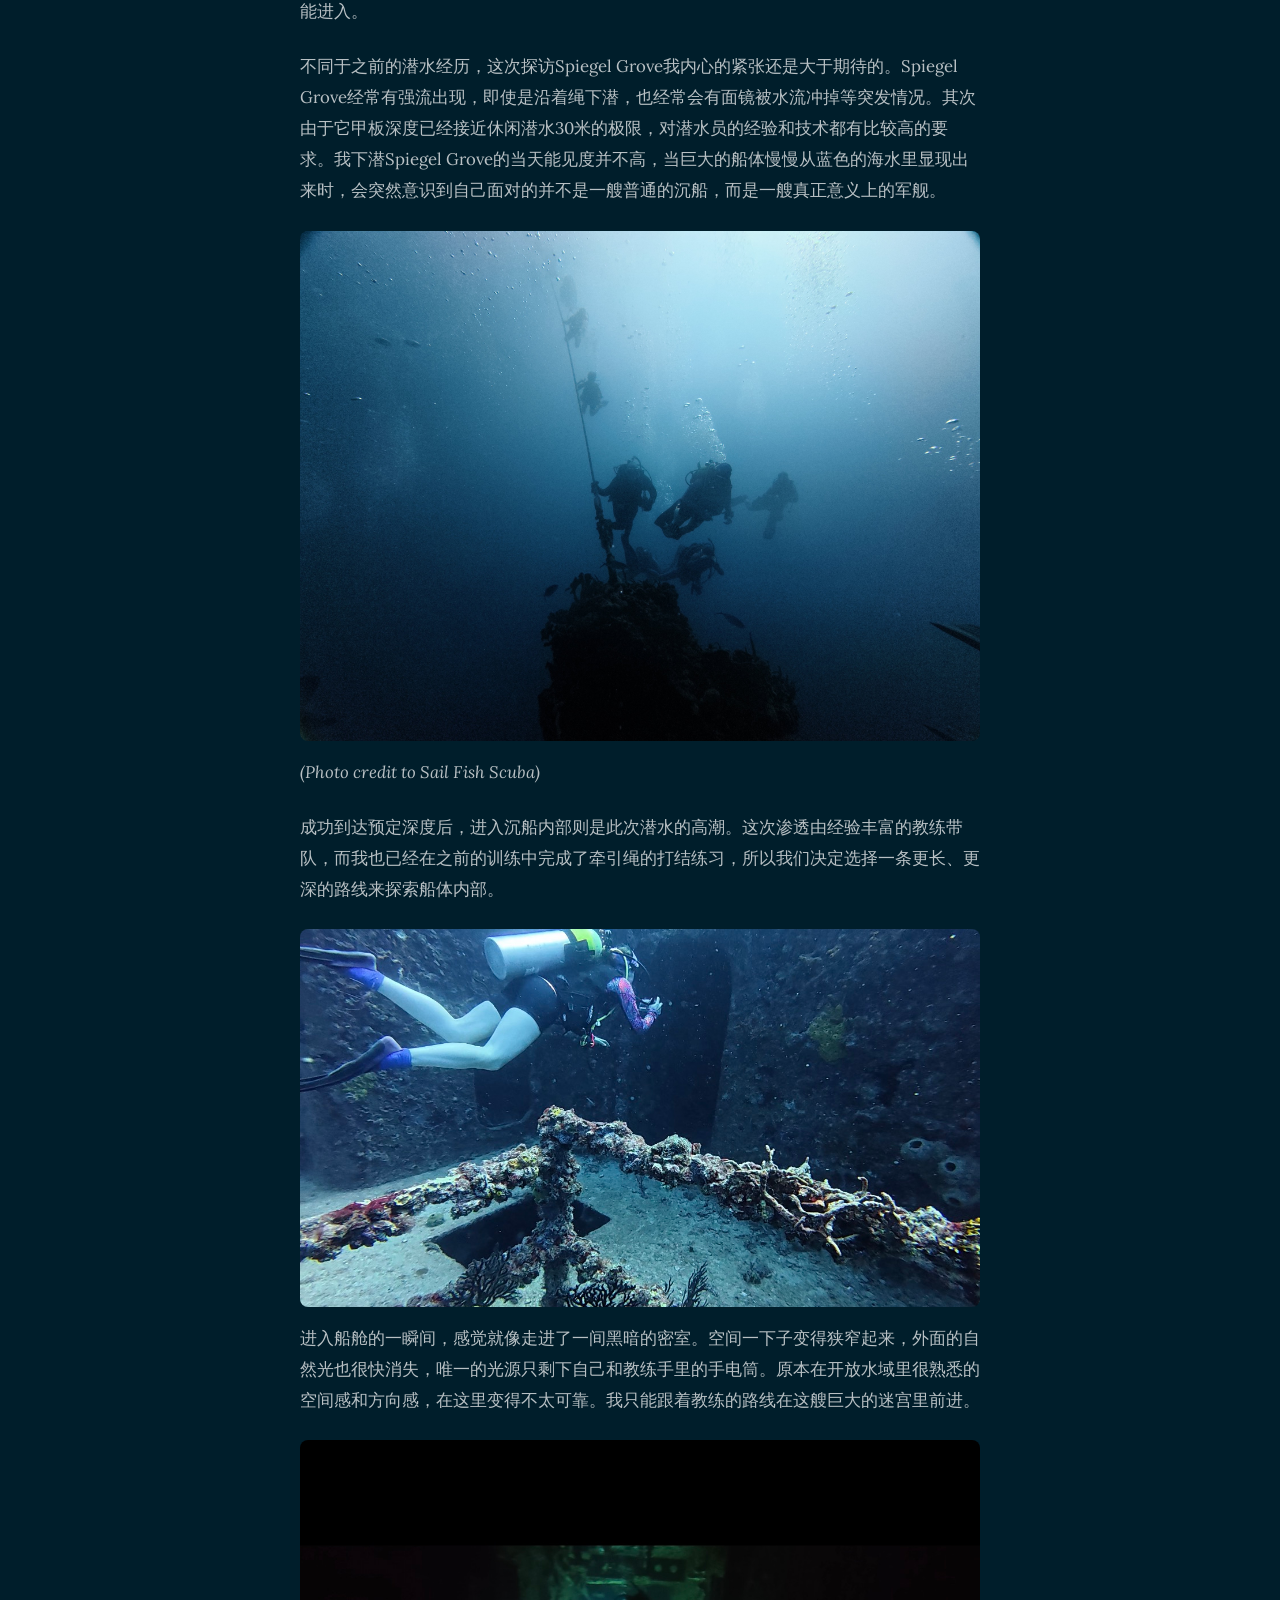
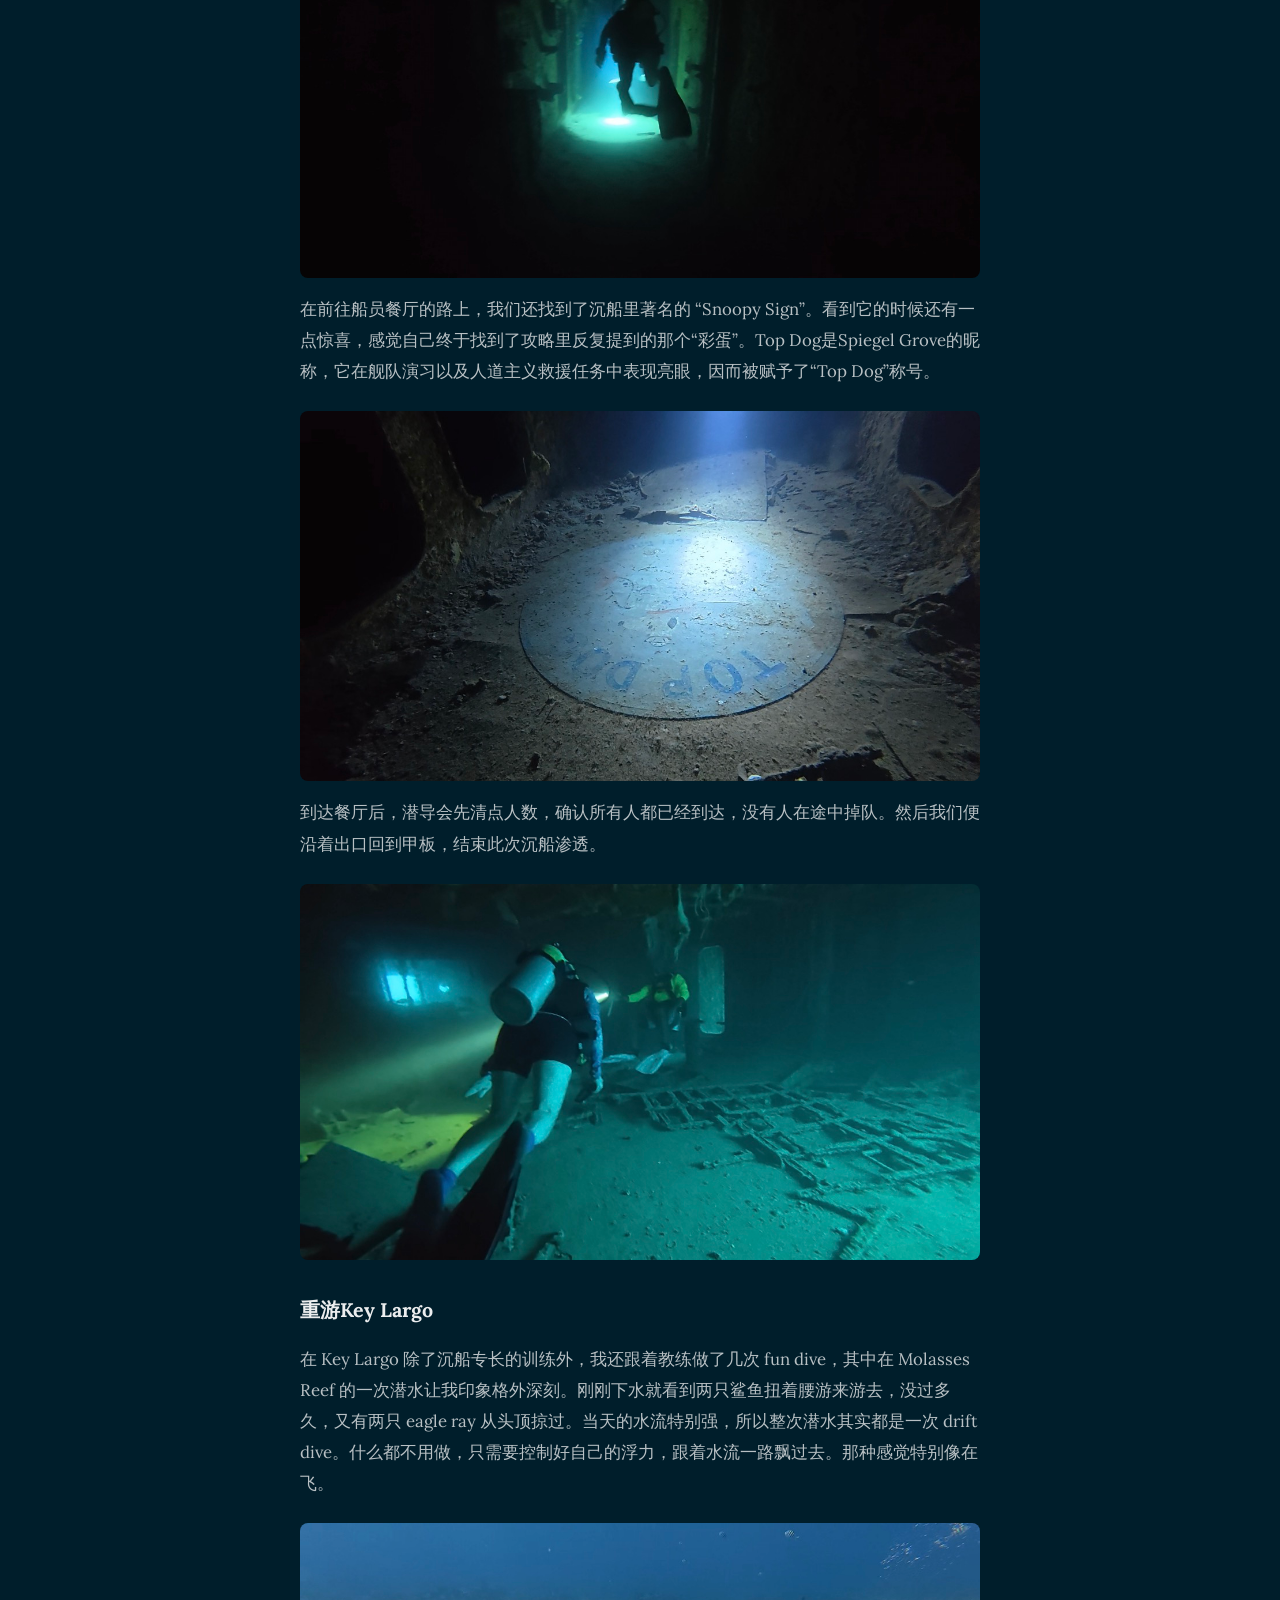
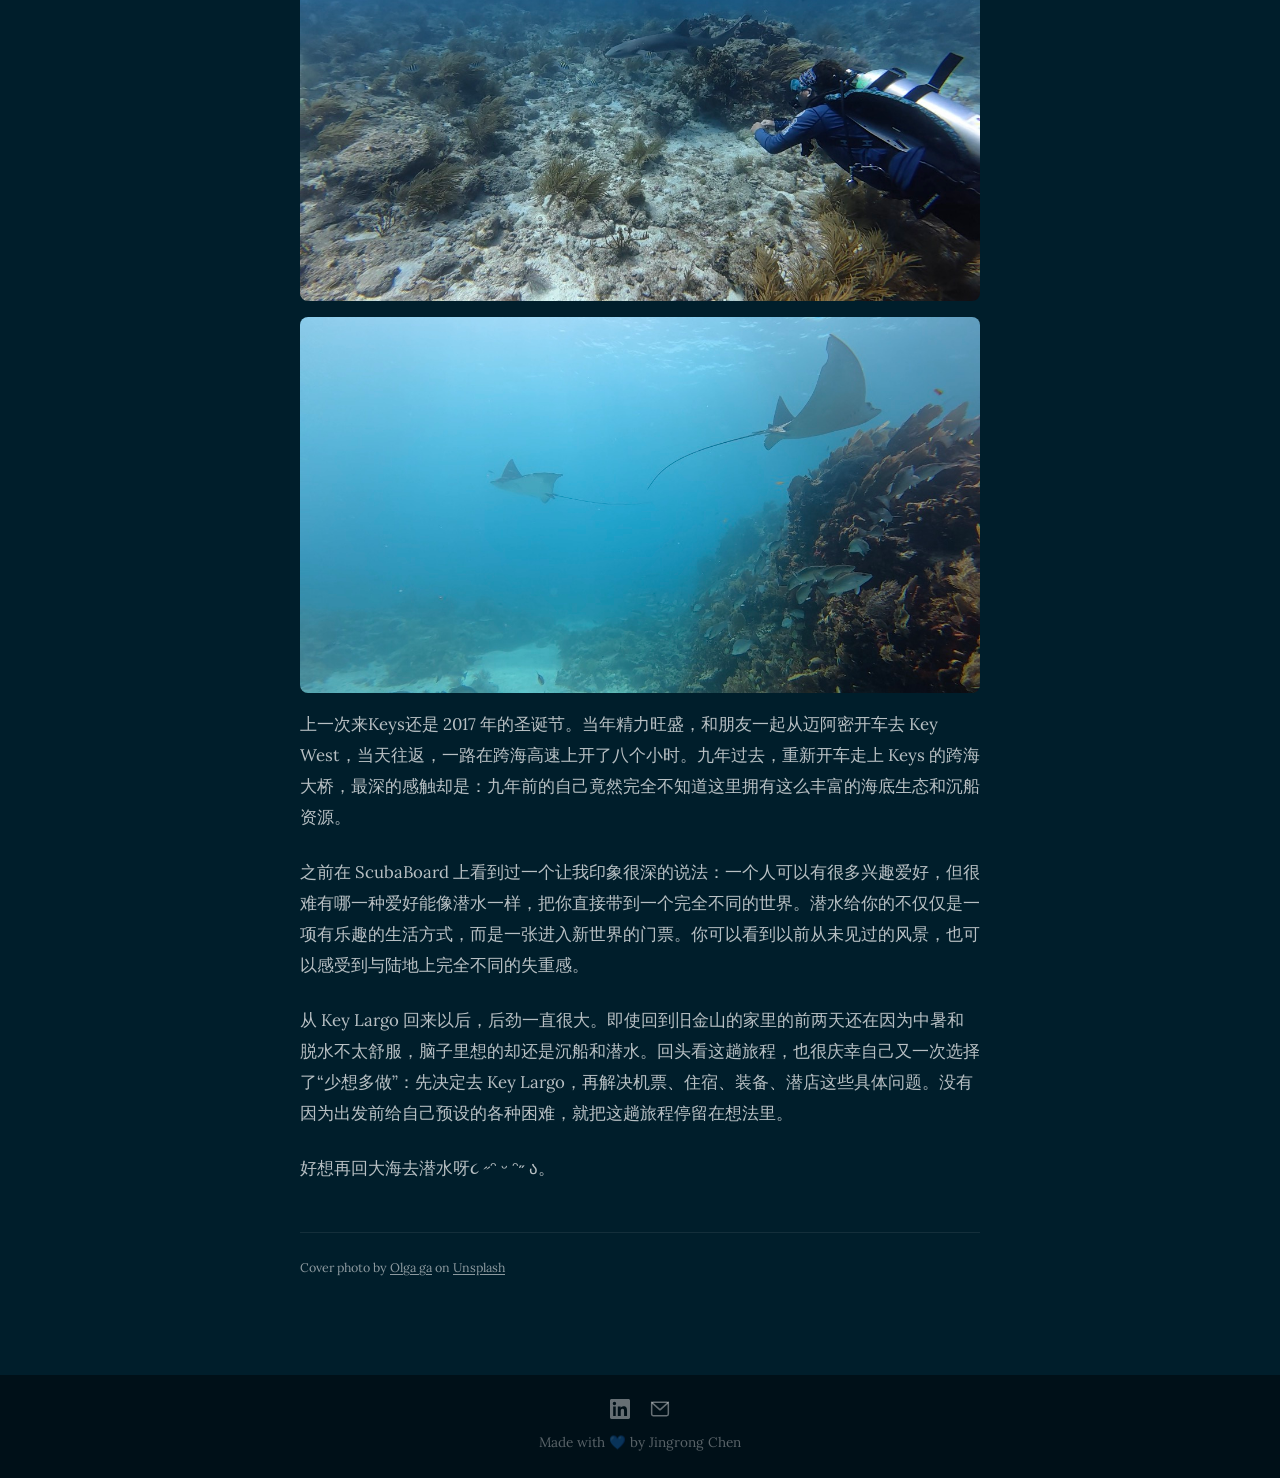
<file: thoughts/wreck-diving/index.html>
<!DOCTYPE html>
<html lang="en">
<head>
  <meta charset="UTF-8" />
  <meta name="viewport" content="width=device-width, initial-scale=1.0" />
  <title>在Key Largo探访沉船 — Jingrong Chen</title>
  <link rel="icon" href="data:image/svg+xml,<svg xmlns='http://www.w3.org/2000/svg' viewBox='0 0 100 100'><text y='.9em' font-size='90'>🐠</text></svg>">
  <script async src="https://www.googletagmanager.com/gtag/js?id=G-7GHFT5PYBY"></script>
  <script>
    window.dataLayer = window.dataLayer || [];
    function gtag(){dataLayer.push(arguments);}
    gtag('js', new Date());
    gtag('config', 'G-7GHFT5PYBY');
  </script>
  <link rel="stylesheet" href="../../style.css" />
  <style>
    .post-page {
      min-height: 100vh;
      padding: 5rem 0 6rem;
      position: relative;
      overflow: hidden;
    }

    .post-wrap {
      max-width: 680px;
      margin: 0 auto;
      position: relative;
      z-index: 1;
    }

    .post-header-row {
      display: flex;
      align-items: flex-end;
      gap: 0.75rem;
      margin-bottom: 3rem;
    }

    .back-link {
      display: inline-flex;
      align-items: center;
      gap: 0.35rem;
      font-size: 0.75rem;
      font-weight: 600;
      letter-spacing: 0.12em;
      text-transform: uppercase;
      color: var(--text-muted);
      transition: color 0.2s;
      text-decoration: none;
    }
    .back-link:hover { color: var(--accent); }
    .back-link svg { width: 15px; height: 15px; }

    .post-tag {
      display: inline-block;
      font-size: 0.7rem;
      font-weight: 700;
      letter-spacing: 0.1em;
      text-transform: uppercase;
      padding: 0.25rem 0.65rem;
      border-radius: 999px;
      background: rgba(0,180,216,0.15);
      color: #00B4D8;
    }

    .post-title {
      font-size: clamp(1.8rem, 5vw, 2.8rem);
      font-weight: 800;
      color: rgba(255,255,255,0.92);
      line-height: 1.2;
      margin: 0 0 1rem;
    }

    .post-date {
      font-size: 0.8rem;
      color: var(--text-muted);
      letter-spacing: 0.05em;
      margin-bottom: 2.5rem;
      display: block;
    }

    .post-divider {
      border: none;
      border-top: 1px solid rgba(255,255,255,0.08);
      margin-bottom: 2.5rem;
    }

    .post-body {
      font-size: 1.05rem;
      line-height: 1.85;
      color: rgba(255,255,255,0.72);
    }

    .post-body p { margin-bottom: 1.5rem; }
    .post-body p:last-child { margin-bottom: 0; }
    .post-body h2, .post-body h3 { color: rgba(255,255,255,0.92); margin: 2rem 0 1rem; }
    .post-body ul, .post-body ol { margin: 0 0 1.5rem 1.4rem; }
    .post-body li { margin-bottom: 0.5rem; }
    .post-body blockquote {
      border-left: 3px solid var(--accent);
      padding-left: 1rem;
      margin: 0 0 1.5rem;
      font-style: italic;
      color: rgba(255,255,255,0.85);
    }
    .post-body pre {
      background: rgba(255,255,255,0.05);
      border-radius: 8px;
      padding: 1rem;
      overflow-x: auto;
      margin: 0 0 1.5rem;
    }
    .post-body img {
      max-width: 100%;
      max-height: 520px;
      width: auto;
      height: auto;
      display: block;
      margin: 0 0 1rem;
      border-radius: 8px;
    }
    .post-body hr { border: none; border-top: 1px solid rgba(255,255,255,0.08); margin: 2rem 0; }

    .lang-switch {
      display: flex;
      gap: 0.6rem;
      align-items: center;
      font-size: 0.75rem;
      font-weight: 600;
      letter-spacing: 0.08em;
      text-transform: uppercase;
      margin-bottom: 1.5rem;
    }
    .lang-switch a { color: var(--text-muted); text-decoration: none; transition: color 0.2s; }
    .lang-switch a:hover { color: var(--accent); }
    .lang-switch .lang-current { color: var(--accent); }
    .lang-switch .lang-sep { color: rgba(255,255,255,0.2); }

    .post-credit {
      font-size: 0.78rem;
      color: var(--text-muted);
      margin-top: 3rem;
      padding-top: 1.5rem;
      border-top: 1px solid rgba(255,255,255,0.08);
    }
    .post-credit a { color: var(--text-muted); text-decoration: underline; text-underline-offset: 2px; }
    .post-credit a:hover { color: var(--accent); }
  </style>
</head>
<body>

  <!-- HAMBURGER -->
  <button class="hamburger dark fade-in" id="hamburger" aria-label="Open menu">
    <span></span>
    <span></span>
  </button>

  <!-- MENU OVERLAY -->
  <div class="menu-overlay" id="menuOverlay">
    <nav class="menu-nav">
      <a href="../../index.html#about"  class="menu-link">About Me</a>
      <a href="../../procreate.html"    class="menu-link">Procreate Art</a>
      <a href="../../film-shots.html"   class="menu-link">Film Shots</a>
      <a href="../../thoughts.html"     class="menu-link active">On My Mind</a>
    </nav>
  </div>

  <!-- BUBBLES -->
  <canvas id="bubbleCanvas" class="visible"></canvas>

  <main class="post-page">
    <div class="ambient-light"></div>
    <div class="ambient-light ambient-light--right"></div>
    <div class="container">
      <div class="post-wrap">

        <div class="post-header-row">
          <a href="../../thoughts.html" class="back-link">
            <svg viewBox="0 0 24 24" fill="none" xmlns="http://www.w3.org/2000/svg">
              <polyline points="15 18 9 12 15 6" stroke="currentColor" stroke-width="1.5" stroke-linecap="round" stroke-linejoin="round"/>
            </svg>
            All Posts
          </a>
          <span class="post-tag">Diving</span>
        </div>

        
        <h1 class="post-title">在Key Largo探访沉船</h1>
        <span class="post-date">Jul 5, 2026</span>

        <hr class="post-divider" />

        <div class="post-body">
          <p>沉船一直是我最感兴趣的潜水专长之一。</p>
<p>第一次在进阶开放水域课程中体验沉船潜水后我就一直对沉船念念不忘。相比于其他的海底生态，我觉得沉船有一种完全不同的魅力。一艘曾经执行过任务的船只，在沉入海底之后慢慢被珊瑚覆盖，成为各种海洋生物的新家园。原本属于人类的建筑，如今成为海洋生态的一部分，这种历史和自然交织在一起的画面让我觉得特别奇妙。</p>
<p>最近又正好在读《Shadow Divers》。书里记录了一群技术潜水员探索一艘未知U-Boat真实身份的经历，也花了很多篇幅描写沉船渗透（penetration）的挑战：氮醉带来的判断力下降、船体内部错综复杂的结构、失去方向感后的心理压力，以及每一次决策都必须建立在冷静与纪律之上。阅读的过程中我逐渐意识到，沉船吸引我的除了历史感，还有探索沉船所需要的技巧，以及面对未知时保持冷静的勇气和能力。</p>
<p>于是在七月初的独立日长周末，我solo trip飞去了佛罗里达州的 Key Largo学习沉船专长（Wreck Specialty），并尝试了第一次有限的沉船内部渗透。</p>
<h3>第一次进入真正的 overhead environment</h3>
<p>沉船专长最核心的内容是学习如何在一个原本不属于人的空间里安全地探索。</p>
<p>绝大多数休闲潜水员接触的都是开放水域，如果遇到紧急情况，头顶并没有障碍物，都可以直接上升到水面。而沉船和洞穴则属于头顶环境（overhead environment），进入之后，头顶不再是水面，而是厚重的钢铁结构或岩壁。一旦发生紧急情况，不能像开放水域那样直接上升，而是必须沿着原来的路线或者根据就近光源找到出口退出。</p>
<p>而与此同时，沉船内部就像一个立体迷宫。走廊、舱室、楼梯四通八达，如果没有接受过专门训练，很容易失去方向感。</p>
<p>沉船潜水对中性浮力也有更高的要求。如果姿势控制不好，不小心扬起沉积的泥沙，能见度可能会在短时间内急剧下降，会给自己以及潜伴团队带来危险。</p>
<p>沉船专长里，我觉得最有趣的部分是学习如何利用导引绳进行渗透导航。看似简单的绳索，需要按照固定的方法完成系结、固定和回收，每一步都有明确的规范。练习水下打结的时候，整个人都处于高度专注的心流状态，恍惚间竟然有种自己是外科医生站在手术台前做手术的感觉。周围的环境都变得不重要，注意力完全落在手里的那根绳子上。</p>
<h3>USS Spiegel Grove</h3>
<p>我的沉船专长是在Keys的明星沉船潜点USS Spiegel Grove收官完成的。USS Spiegel Grove前身服役于美国海军，原本是一艘登陆舰，在退役后作为人工鱼礁沉入海底。船体全长约 510 英尺（155 米），船体非常庞大，甲板、舰桥、机舱等不同区域都可以进行探索。即使只探索船体外围，通常也需要至少 4 次船潜才能走完大部分区域，而船体内部则更加复杂，像一个巨大的水底迷宫，需要有经验的向导带领，或者接受过沉船渗透训练的潜水员才能进入。</p>
<p>不同于之前的潜水经历，这次探访Spiegel Grove我内心的紧张还是大于期待的。Spiegel Grove经常有强流出现，即使是沿着绳下潜，也经常会有面镜被水流冲掉等突发情况。其次由于它甲板深度已经接近休闲潜水30米的极限，对潜水员的经验和技术都有比较高的要求。我下潜Spiegel Grove的当天能见度并不高，当巨大的船体慢慢从蓝色的海水里显现出来时，会突然意识到自己面对的并不是一艘普通的沉船，而是一艘真正意义上的军舰。</p>
<img src="zh-1.jpg" alt="zh" />
<p><em>(Photo credit to Sail Fish Scuba)</em></p>
<p>成功到达预定深度后，进入沉船内部则是此次潜水的高潮。这次渗透由经验丰富的教练带队，而我也已经在之前的训练中完成了牵引绳的打结练习，所以我们决定选择一条更长、更深的路线来探索船体内部。</p>
<img src="zh-2.jpeg" alt="zh" />
<p>进入船舱的一瞬间，感觉就像走进了一间黑暗的密室。空间一下子变得狭窄起来，外面的自然光也很快消失，唯一的光源只剩下自己和教练手里的手电筒。原本在开放水域里很熟悉的空间感和方向感，在这里变得不太可靠。我只能跟着教练的路线在这艘巨大的迷宫里前进。</p>
<img src="zh-3.jpeg" alt="zh" />
<p>在前往船员餐厅的路上，我们还找到了沉船里著名的 “Snoopy Sign”。看到它的时候还有一点惊喜，感觉自己终于找到了攻略里反复提到的那个“彩蛋”。Top Dog是Spiegel Grove的昵称，它在舰队演习以及人道主义救援任务中表现亮眼，因而被赋予了“Top Dog”称号。</p>
<img src="zh-4.jpeg" alt="zh" />
<p>到达餐厅后，潜导会先清点人数，确认所有人都已经到达，没有人在途中掉队。然后我们便沿着出口回到甲板，结束此次沉船渗透。</p>
<img src="zh-5.jpeg" alt="zh" />
<h3>重游Key Largo</h3>
<p>在 Key Largo 除了沉船专长的训练外，我还跟着教练做了几次 fun dive，其中在 Molasses Reef 的一次潜水让我印象格外深刻。刚刚下水就看到两只鲨鱼扭着腰游来游去，没过多久，又有两只 eagle ray 从头顶掠过。当天的水流特别强，所以整次潜水其实都是一次 drift dive。什么都不用做，只需要控制好自己的浮力，跟着水流一路飘过去。那种感觉特别像在飞。</p>
<img src="zh-6.jpeg" alt="zh" />
<img src="zh-7.jpeg" alt="zh" />
<p>上一次来Keys还是 2017 年的圣诞节。当年精力旺盛，和朋友一起从迈阿密开车去 Key West，当天往返，一路在跨海高速上开了八个小时。九年过去，重新开车走上 Keys 的跨海大桥，最深的感触却是：九年前的自己竟然完全不知道这里拥有这么丰富的海底生态和沉船资源。</p>
<p>之前在 ScubaBoard 上看到过一个让我印象很深的说法：一个人可以有很多兴趣爱好，但很难有哪一种爱好能像潜水一样，把你直接带到一个完全不同的世界。潜水给你的不仅仅是一项有乐趣的生活方式，而是一张进入新世界的门票。你可以看到以前从未见过的风景，也可以感受到与陆地上完全不同的失重感。</p>
<p>从 Key Largo 回来以后，后劲一直很大。即使回到旧金山的家里的前两天还在因为中暑和脱水不太舒服，脑子里想的却还是沉船和潜水。回头看这趟旅程，也很庆幸自己又一次选择了“少想多做”：先决定去 Key Largo，再解决机票、住宿、装备、潜店这些具体问题。没有因为出发前给自己预设的各种困难，就把这趟旅程停留在想法里。</p>
<p>好想再回大海去潜水呀૮ ˶ᵔ ᵕ ᵔ˶ ა。</p>
        </div>
        <p class="post-credit">Cover photo by <a href="https://unsplash.com/@olgaga" target="_blank" rel="noopener">Olga ga</a> on <a href="https://unsplash.com" target="_blank" rel="noopener">Unsplash</a></p>

      </div>
    </div>
  </main>

  <footer class="footer">
    <div class="footer-icons">
      <a href="https://www.linkedin.com/in/chenjingrong/" target="_blank" rel="noopener" aria-label="LinkedIn">
        <svg xmlns="http://www.w3.org/2000/svg" viewBox="0 0 24 24" fill="currentColor" width="20" height="20">
          <path d="M20.45 20.45h-3.554v-5.569c0-1.328-.027-3.037-1.852-3.037-1.853 0-2.136 1.445-2.136 2.939v5.667H9.354V9h3.414v1.561h.046c.476-.9 1.637-1.85 3.37-1.85 3.601 0 4.267 2.37 4.267 5.455v6.284zM5.337 7.433a2.062 2.062 0 1 1 0-4.124 2.062 2.062 0 0 1 0 4.124zM6.87 20.45H3.803V9H6.87v11.45zM22.225 0H1.771C.792 0 0 .774 0 1.729v20.542C0 23.227.792 24 1.771 24h20.451C23.2 24 24 23.227 24 22.271V1.729C24 .774 23.2 0 22.222 0h.003z"/>
        </svg>
      </a>
      <a href="mailto:jingronc@gmail.com" aria-label="Email">
        <svg xmlns="http://www.w3.org/2000/svg" viewBox="0 0 24 24" fill="none" stroke="currentColor" stroke-width="1.8" stroke-linecap="round" stroke-linejoin="round" width="20" height="20">
          <rect x="2" y="4" width="20" height="16" rx="2"/>
          <polyline points="2,4 12,13 22,4"/>
        </svg>
      </a>
    </div>
    <p>Made with 💙 by Jingrong Chen</p>
  </footer>

  <script>
    const hamburger   = document.getElementById('hamburger');
    const menuOverlay = document.getElementById('menuOverlay');
    const menuLinks   = document.querySelectorAll('.menu-link');

    hamburger.addEventListener('click', () => {
      const isOpen = menuOverlay.classList.toggle('is-open');
      hamburger.classList.toggle('is-open', isOpen);
      document.body.style.overflow = isOpen ? 'hidden' : '';
    });
    menuLinks.forEach(link => {
      link.addEventListener('click', () => {
        menuOverlay.classList.remove('is-open');
        hamburger.classList.remove('is-open');
        document.body.style.overflow = '';
      });
    });

    const canvas = document.getElementById('bubbleCanvas');
    const ctx    = canvas.getContext('2d');

    function resize() {
      canvas.width  = window.innerWidth;
      canvas.height = window.innerHeight;
    }
    resize();
    window.addEventListener('resize', resize, { passive: true });

    function randomBubble() {
      return {
        x:       Math.random() * canvas.width,
        y:       canvas.height + Math.random() * 200,
        r:       Math.random() * 3 + 1,
        speed:   Math.random() * 0.5 + 0.2,
        opacity: Math.random() * 0.35 + 0.05,
        drift:   (Math.random() - 0.5) * 0.4,
      };
    }

    const bubbles = [];
    for (let i = 0; i < 80; i++) {
      const b = randomBubble();
      b.y = Math.random() * canvas.height;
      bubbles.push(b);
    }

    function drawBubble(b) {
      ctx.beginPath();
      ctx.arc(b.x, b.y, b.r, 0, Math.PI * 2);
      ctx.strokeStyle = `rgba(94, 207, 218, ${b.opacity})`;
      ctx.lineWidth   = 0.8;
      ctx.stroke();

      ctx.beginPath();
      ctx.arc(b.x, b.y, b.r * 0.4, 0, Math.PI * 2);
      ctx.fillStyle = `rgba(180, 240, 245, ${b.opacity * 0.5})`;
      ctx.fill();

      b.y -= b.speed;
      b.x += b.drift;
      if (b.y + b.r < 0) Object.assign(b, randomBubble());
    }

    function animate() {
      ctx.clearRect(0, 0, canvas.width, canvas.height);
      bubbles.forEach(drawBubble);
      requestAnimationFrame(animate);
    }
    animate();
  </script>
</body>
</html>
</file>
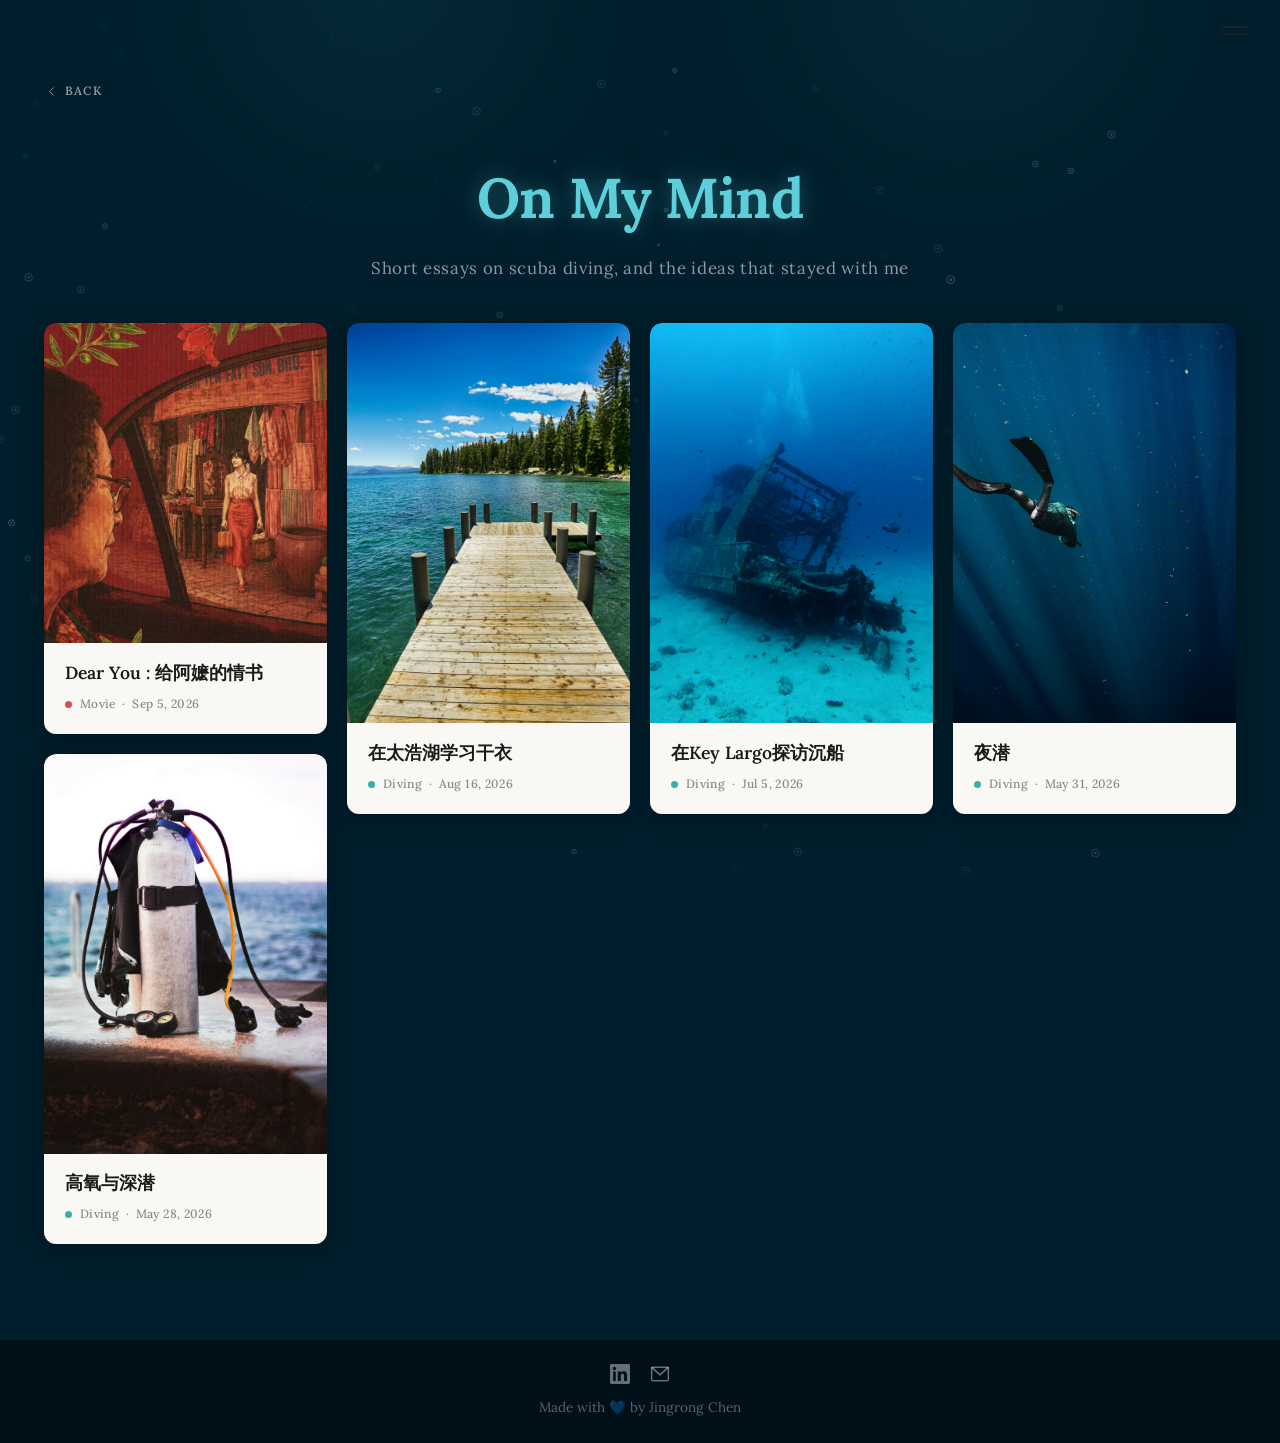
<file: thoughts.html>
<!DOCTYPE html>
<html lang="en">
<head>
  <meta charset="UTF-8" />
  <meta name="viewport" content="width=device-width, initial-scale=1.0" />
  <title>What's on My Mind — Jingrong Chen</title>
  <link rel="icon" href="data:image/svg+xml,<svg xmlns='http://www.w3.org/2000/svg' viewBox='0 0 100 100'><text y='.9em' font-size='90'>🐠</text></svg>">
  <script async src="https://www.googletagmanager.com/gtag/js?id=G-7GHFT5PYBY"></script>
  <script>
    window.dataLayer = window.dataLayer || [];
    function gtag(){dataLayer.push(arguments);}
    gtag('js', new Date());
    gtag('config', 'G-7GHFT5PYBY');
  </script>
  <link rel="stylesheet" href="style.css" />
  <style>
    .thoughts-page {
      min-height: 100vh;
      padding: 5rem 0 6rem;
      position: relative;
      overflow: hidden;
    }

    .thoughts-page .container {
      max-width: 1240px;
    }

    .page-header {
      text-align: center;
      margin-bottom: 2.5rem;
      position: relative;
      z-index: 1;
    }

    .page-header .section-title {
      font-size: clamp(2.2rem, 6vw, 3.5rem);
      margin-bottom: 0.6rem;
    }

    .page-header .page-sub {
      color: var(--text-muted);
      font-size: clamp(0.95rem, 2vw, 1.05rem);
      letter-spacing: 0.04em;
    }

    .back-link {
      display: inline-flex;
      align-items: center;
      gap: 0.35rem;
      font-size: 0.75rem;
      font-weight: 600;
      letter-spacing: 0.12em;
      text-transform: uppercase;
      color: var(--text-muted);
      margin-bottom: 3rem;
      transition: color 0.2s;
      text-decoration: none;
      position: relative;
      z-index: 1;
    }
    .back-link:hover { color: var(--accent); }
    .back-link svg { width: 15px; height: 15px; }

    /* ── Responsive masonry — column count flexes with viewport width,
       and columns pack independently so cards of different categories
       (each with their own image height) don't force row alignment ── */
    .post-grid {
      display: flex;
      align-items: flex-start;
      gap: 1.25rem;
      position: relative;
      z-index: 1;
    }

    .post-col {
      display: flex;
      flex-direction: column;
      gap: 1.25rem;
      flex: 1 1 0;
      min-width: 0;
    }

    /* Varied image heights — the casual look */
    .post-card--diving     .post-card-img { height: 400px; }
    .post-card--gamedesign .post-card-img { height: 240px; }
    .post-card--bookreview .post-card-img { height: 180px; }
    .post-card--life       .post-card-img { height: 300px; }
    .post-card--movie      .post-card-img { height: 320px; }

    /* ── Post card ── */
    .post-card {
      border-radius: 12px;
      overflow: hidden;
      text-decoration: none;
      display: flex;
      flex-direction: column;
      opacity: 0;
      transform: translateY(20px);
      box-shadow: 0 4px 20px rgba(0,0,0,0.3);
      transition:
        opacity 0.55s ease,
        transform 0.55s ease,
        box-shadow 0.3s ease;
    }

    .post-card.visible {
      opacity: 1;
      transform: translateY(0);
    }

    .post-card:hover {
      box-shadow: 0 10px 36px rgba(0,0,0,0.45);
      transform: translateY(-4px);
    }

    .post-card.visible:hover {
      transform: translateY(-4px);
    }

    .post-card-img {
      background-size: cover;
      background-position: center;
      transition: transform 0.5s ease;
      /* Clip its own corners rather than relying solely on the parent's
         overflow:hidden — some browsers show a hairline gap at a rounded
         corner when the clipped child is promoted to its own compositing
         layer (as this one is, via the transform transition above). */
      border-radius: 12px 12px 0 0;
    }

    .post-card:hover .post-card-img {
      transform: scale(1.03);
    }

    /* Light cream body below image */
    .post-card-body {
      background: #faf8f4;
      padding: 1.1rem 1.3rem 1.2rem;
      flex-shrink: 0;
    }

    .post-title {
      font-size: clamp(0.95rem, 2vw, 1.1rem);
      font-weight: 600;
      color: #1a1a1a;
      line-height: 1.35;
      margin: 0 0 0.6rem;
    }

    .post-meta {
      display: flex;
      align-items: center;
      gap: 0.5rem;
    }

    .post-dot {
      width: 7px;
      height: 7px;
      border-radius: 50%;
      flex-shrink: 0;
    }

    .dot-diving     { background: #3AAFA9; }
    .dot-gamedesign { background: #9b5de5; }
    .dot-bookreview { background: #e0a020; }
    .dot-life       { background: #43AA8B; }
    .dot-movie      { background: #E5484D; }

    .post-meta-text {
      font-size: 0.75rem;
      font-weight: 500;
      color: #888;
      letter-spacing: 0.03em;
    }

    /* Stagger */
    .post-card:nth-child(1) { transition-delay: 0.05s; }
    .post-card:nth-child(2) { transition-delay: 0.12s; }
    .post-card:nth-child(3) { transition-delay: 0.19s; }
    .post-card:nth-child(4) { transition-delay: 0.26s; }
  </style>
</head>
<body>

  <!-- HAMBURGER -->
  <button class="hamburger dark fade-in" id="hamburger" aria-label="Open menu">
    <span></span>
    <span></span>
  </button>

  <!-- MENU OVERLAY -->
  <div class="menu-overlay" id="menuOverlay">
    <nav class="menu-nav">
      <a href="index.html#about"  class="menu-link">About Me</a>
      <a href="thoughts.html"     class="menu-link active">Essays</a>
      <a href="procreate.html"    class="menu-link">Procreate Art</a>
      <a href="film-shots.html"   class="menu-link">Film Shots</a>
    </nav>
  </div>

  <!-- BUBBLES -->
  <canvas id="bubbleCanvas" class="visible"></canvas>

  <main class="thoughts-page">
    <div class="ambient-light"></div>
    <div class="ambient-light ambient-light--right"></div>
    <div class="container">

      <a href="index.html" class="back-link">
        <svg viewBox="0 0 24 24" fill="none" xmlns="http://www.w3.org/2000/svg">
          <polyline points="15 18 9 12 15 6" stroke="currentColor" stroke-width="1.5" stroke-linecap="round" stroke-linejoin="round"/>
        </svg>
        Back
      </a>

      <div class="page-header">
        <h1 class="section-title">On My Mind</h1>
        <p class="page-sub">Short essays on scuba diving, and the ideas that stayed with me</p>
      </div>

      <div class="post-grid" id="postGrid">
        <!-- SYNC:START — regenerated by scripts/sync_notion.py, do not hand-edit between markers -->
        <a class="post-card post-card--movie" href="thoughts/dear-you/index.html" data-category="movie">
          <div class="post-card-img" style="background-image: url('thoughts/dear-you/zh-cover.jpg')"></div>
          <div class="post-card-body">
            <h2 class="post-title">Dear You : 给阿嬷的情书</h2>
            <div class="post-meta">
              <span class="post-dot dot-movie"></span>
              <span class="post-meta-text">Movie &nbsp;·&nbsp; Sep 5, 2026</span>
            </div>
          </div>
        </a>

<a class="post-card post-card--diving" href="thoughts/dry-suit-diving/index.html" data-category="diving">
          <div class="post-card-img" style="background-image: url('thoughts/dry-suit-diving/zh-cover.jpg')"></div>
          <div class="post-card-body">
            <h2 class="post-title">在太浩湖学习干衣</h2>
            <div class="post-meta">
              <span class="post-dot dot-diving"></span>
              <span class="post-meta-text">Diving &nbsp;·&nbsp; Aug 16, 2026</span>
            </div>
          </div>
        </a>

<a class="post-card post-card--diving" href="thoughts/wreck-diving/index.html" data-category="diving">
          <div class="post-card-img" style="background-image: url('thoughts/wreck-diving/zh-cover.jpg')"></div>
          <div class="post-card-body">
            <h2 class="post-title">在Key Largo探访沉船</h2>
            <div class="post-meta">
              <span class="post-dot dot-diving"></span>
              <span class="post-meta-text">Diving &nbsp;·&nbsp; Jul 5, 2026</span>
            </div>
          </div>
        </a>

<a class="post-card post-card--diving" href="thoughts/night-diving/index.html" data-category="diving">
          <div class="post-card-img" style="background-image: url('thoughts/night-diving/zh-cover.jpg')"></div>
          <div class="post-card-body">
            <h2 class="post-title">夜潜</h2>
            <div class="post-meta">
              <span class="post-dot dot-diving"></span>
              <span class="post-meta-text">Diving &nbsp;·&nbsp; May 31, 2026</span>
            </div>
          </div>
        </a>

<a class="post-card post-card--diving" href="thoughts/deep-diving/index.html" data-category="diving">
          <div class="post-card-img" style="background-image: url('thoughts/deep-diving/zh-cover.jpg')"></div>
          <div class="post-card-body">
            <h2 class="post-title">高氧与深潜</h2>
            <div class="post-meta">
              <span class="post-dot dot-diving"></span>
              <span class="post-meta-text">Diving &nbsp;·&nbsp; May 28, 2026</span>
            </div>
          </div>
        </a>
        <!-- SYNC:END -->
      </div>
    </div>
  </main>

  <footer class="footer">
    <div class="footer-icons">
      <a href="https://www.linkedin.com/in/chenjingrong/" target="_blank" rel="noopener" aria-label="LinkedIn">
        <svg xmlns="http://www.w3.org/2000/svg" viewBox="0 0 24 24" fill="currentColor" width="20" height="20">
          <path d="M20.45 20.45h-3.554v-5.569c0-1.328-.027-3.037-1.852-3.037-1.853 0-2.136 1.445-2.136 2.939v5.667H9.354V9h3.414v1.561h.046c.476-.9 1.637-1.85 3.37-1.85 3.601 0 4.267 2.37 4.267 5.455v6.284zM5.337 7.433a2.062 2.062 0 1 1 0-4.124 2.062 2.062 0 0 1 0 4.124zM6.87 20.45H3.803V9H6.87v11.45zM22.225 0H1.771C.792 0 0 .774 0 1.729v20.542C0 23.227.792 24 1.771 24h20.451C23.2 24 24 23.227 24 22.271V1.729C24 .774 23.2 0 22.222 0h.003z"/>
        </svg>
      </a>
      <a href="mailto:jingronc@gmail.com" aria-label="Email">
        <svg xmlns="http://www.w3.org/2000/svg" viewBox="0 0 24 24" fill="none" stroke="currentColor" stroke-width="1.8" stroke-linecap="round" stroke-linejoin="round" width="20" height="20">
          <rect x="2" y="4" width="20" height="16" rx="2"/>
          <polyline points="2,4 12,13 22,4"/>
        </svg>
      </a>
    </div>
    <p>Made with 💙 by Jingrong Chen</p>
  </footer>

  <script>
    // ── Hamburger ──
    const hamburger   = document.getElementById('hamburger');
    const menuOverlay = document.getElementById('menuOverlay');
    const menuLinks   = document.querySelectorAll('.menu-link');

    hamburger.addEventListener('click', () => {
      const isOpen = menuOverlay.classList.toggle('is-open');
      hamburger.classList.toggle('is-open', isOpen);
      document.body.style.overflow = isOpen ? 'hidden' : '';
    });
    menuLinks.forEach(link => {
      link.addEventListener('click', () => {
        menuOverlay.classList.remove('is-open');
        hamburger.classList.remove('is-open');
        document.body.style.overflow = '';
      });
    });

    // ── Masonry — pack cards into the shortest column so cards of
    // different categories (each with their own image height) settle
    // naturally instead of being forced to align to a shared row height ──
    const MASONRY_GAP = 20;       // px, matches .post-grid/.post-col gap (1.25rem)
    const MASONRY_MIN_COL = 260;  // px, minimum column width before dropping a column

    function layoutMasonry() {
      const grid = document.getElementById('postGrid');
      if (!grid) return;

      const cards = Array.from(grid.querySelectorAll('.post-card'));
      if (!cards.length) return;

      // Measure heights while cards are still in their current (already
      // laid-out) position, before any of them get moved.
      const heights = cards.map(card => card.offsetHeight);

      const containerWidth = grid.getBoundingClientRect().width;
      const columnCount = Math.max(
        1,
        Math.min(cards.length, Math.floor((containerWidth + MASONRY_GAP) / (MASONRY_MIN_COL + MASONRY_GAP)))
      );

      const columns = Array.from({ length: columnCount }, () => {
        const col = document.createElement('div');
        col.className = 'post-col';
        return col;
      });
      const colHeights = new Array(columnCount).fill(0);

      cards.forEach((card, i) => {
        let shortest = 0;
        for (let c = 1; c < columnCount; c++) {
          if (colHeights[c] < colHeights[shortest]) shortest = c;
        }
        columns[shortest].appendChild(card);
        colHeights[shortest] += heights[i] + MASONRY_GAP;
      });

      grid.innerHTML = '';
      columns.forEach(col => grid.appendChild(col));
    }

    layoutMasonry();

    let masonryResizeTimer;
    window.addEventListener('resize', () => {
      clearTimeout(masonryResizeTimer);
      masonryResizeTimer = setTimeout(layoutMasonry, 150);
    }, { passive: true });

    // ── Scroll reveal ──
    const cards = document.querySelectorAll('.post-card');
    const observer = new IntersectionObserver(entries => {
      entries.forEach(entry => {
        if (entry.isIntersecting) {
          entry.target.classList.add('visible');
          observer.unobserve(entry.target);
        }
      });
    }, { threshold: 0.08 });
    cards.forEach(card => observer.observe(card));

    // ── Bubbles ──
    const canvas = document.getElementById('bubbleCanvas');
    const ctx    = canvas.getContext('2d');

    function resize() {
      canvas.width  = window.innerWidth;
      canvas.height = window.innerHeight;
    }
    resize();
    window.addEventListener('resize', resize, { passive: true });

    function randomBubble() {
      return {
        x:       Math.random() * canvas.width,
        y:       canvas.height + Math.random() * 200,
        r:       Math.random() * 3 + 1,
        speed:   Math.random() * 0.5 + 0.2,
        opacity: Math.random() * 0.35 + 0.05,
        drift:   (Math.random() - 0.5) * 0.4,
      };
    }

    const bubbles = [];
    for (let i = 0; i < 80; i++) {
      const b = randomBubble();
      b.y = Math.random() * canvas.height;
      bubbles.push(b);
    }

    function drawBubble(b) {
      ctx.beginPath();
      ctx.arc(b.x, b.y, b.r, 0, Math.PI * 2);
      ctx.strokeStyle = `rgba(94, 207, 218, ${b.opacity})`;
      ctx.lineWidth   = 0.8;
      ctx.stroke();
      ctx.beginPath();
      ctx.arc(b.x, b.y, b.r * 0.4, 0, Math.PI * 2);
      ctx.fillStyle = `rgba(180, 240, 245, ${b.opacity * 0.5})`;
      ctx.fill();
      b.y -= b.speed;
      b.x += b.drift;
      if (b.y + b.r < 0) Object.assign(b, randomBubble());
    }

    function animate() {
      ctx.clearRect(0, 0, canvas.width, canvas.height);
      bubbles.forEach(drawBubble);
      requestAnimationFrame(animate);
    }
    animate();
  </script>
</body>
</html>
</file>
<file: style.css>
@import url('https://fonts.googleapis.com/css2?family=Lora:ital,wght@0,400;0,500;0,600;0,700;1,400;1,500&display=swap');

/* ============================================================
   TOKENS
   ============================================================ */
:root {
  --bg:          #001e2b;
  --primary:     #3AAFA9;
  --accent:      #5ecfda;
  --highlight:   #0a3545;
  --pop:         #3AAFA9;
  --text:        rgba(255,255,255,0.90);
  --text-muted:  rgba(255,255,255,0.55);
  --white:       #ffffff;
  --card-bg:     #002535;
  --radius:      1.2rem;
  --shadow:      0 4px 24px rgba(0,0,0,0.30);
  --shadow-hover:0 8px 32px rgba(0,0,0,0.45);
}

/* ============================================================
   RESET & BASE
   ============================================================ */
*, *::before, *::after { box-sizing: border-box; margin: 0; padding: 0; }

html { scroll-behavior: smooth; }

body {
  font-family: 'Lora', Georgia, serif;
  background: var(--bg);
  color: var(--text);
  line-height: 1.7;
  overflow-x: hidden;
  -webkit-font-smoothing: antialiased;
}

a { color: inherit; text-decoration: none; }

/* ============================================================
   TYPOGRAPHY
   ============================================================ */
h1, h2, h3 {
  font-family: 'Lora', Georgia, serif;
  font-weight: 700;
}

.section-title {
  font-size: clamp(1.6rem, 4vw, 2.2rem);
  color: var(--accent);
  margin-bottom: 1.5rem;
  letter-spacing: -0.01em;
  position: relative;
  display: inline-block;
}

/* ============================================================
   LAYOUT
   ============================================================ */
.container {
  max-width: 900px;
  margin: 0 auto;
  padding: 0 1.5rem;
}

.section {
  padding: 3.5rem 0;
}


/* ============================================================
   HAMBURGER BUTTON
   ============================================================ */
.hamburger {
  position: fixed;
  top: 1.4rem;
  right: 1.75rem;
  z-index: 200;
  background: none;
  border: none;
  cursor: pointer;
  display: flex;
  flex-direction: column;
  gap: 6px;
  padding: 4px;
}

.hamburger span {
  display: block;
  width: 26px;
  height: 1.5px;
  background: rgba(255,255,255,0.9);
  border-radius: 2px;
  transition: background 0.3s, transform 0.35s ease, opacity 0.25s ease;
  transform-origin: center;
}

.hamburger.is-open span:first-child {
  transform: translateY(7.5px) rotate(45deg);
}

.hamburger.is-open span:last-child {
  transform: translateY(-7.5px) rotate(-45deg);
}

/* Dark lines when scrolled off hero */
.hamburger.dark span {
  background: rgba(42, 36, 32, 0.75);
}

/* ============================================================
   MENU OVERLAY
   ============================================================ */
.menu-overlay {
  position: fixed;
  inset: 0;
  z-index: 150;
  background: rgba(8, 18, 30, 0.96);
  backdrop-filter: blur(16px);
  -webkit-backdrop-filter: blur(16px);
  display: flex;
  align-items: center;
  justify-content: center;
  opacity: 0;
  pointer-events: none;
  transition: opacity 0.35s ease;
}

.menu-overlay.is-open {
  opacity: 1;
  pointer-events: all;
}

.menu-nav {
  display: flex;
  flex-direction: column;
  align-items: center;
  gap: 0.25rem;
}

.menu-link {
  font-family: 'Lora', Georgia, serif;
  font-size: clamp(1.6rem, 5vw, 2.2rem);
  font-weight: 600;
  letter-spacing: 0.06em;
  text-transform: uppercase;
  color: rgba(255,255,255,0.55);
  padding: 0.55rem 1rem;
  transition: color 0.2s;
  opacity: 0;
  transform: translateY(12px);
  transition: color 0.2s, opacity 0.35s ease, transform 0.35s ease;
}

.menu-overlay.is-open .menu-link {
  opacity: 1;
  transform: translateY(0);
}

.menu-overlay.is-open .menu-link:nth-child(1) { transition-delay: 0.07s; }
.menu-overlay.is-open .menu-link:nth-child(2) { transition-delay: 0.13s; }
.menu-overlay.is-open .menu-link:nth-child(3) { transition-delay: 0.19s; }
.menu-overlay.is-open .menu-link:nth-child(4) { transition-delay: 0.25s; }

.menu-link:hover,
.menu-link.active {
  color: var(--pop);
}


/* ============================================================
   HERO
   ============================================================ */
.hero {
  position: relative;
  min-height: 100vh;
  display: flex;
  align-items: center;
  justify-content: center;
  text-align: center;
  overflow: hidden;
  padding: 6rem 1.5rem 6rem;
}


/* Background image */
.hero-bg {
  position: absolute;
  inset: 0;
  z-index: 0;
}

.hero-bg-img {
  width: 100%;
  height: 100%;
  object-fit: cover;
  object-position: center;
  display: block;
}

.hero-overlay {
  position: absolute;
  inset: 0;
  background: linear-gradient(
    to bottom,
    rgba(0, 30, 43, 0.20) 0%,
    rgba(0, 30, 43, 0.45) 65%,
    rgba(0, 30, 43, 0.95) 100%
  );
}

/* Dive deeper */
.dive-deeper {
  display: inline-flex;
  flex-direction: column;
  align-items: center;
  gap: 0.4rem;
  margin-top: 2.5rem;
  color: rgba(255,255,255,0.75);
  text-decoration: none;
  transition: color 0.2s;
}

.dive-deeper:hover {
  color: rgba(255,255,255,1);
}

.dive-label {
  font-size: 0.7rem;
  font-weight: 600;
  letter-spacing: 0.18em;
  text-transform: uppercase;
}

.dive-arrow {
  width: 24px;
  height: 24px;
  animation: arrowBounce 1.8s ease-in-out infinite;
}

@keyframes arrowBounce {
  0%, 100% { transform: translateY(0);    opacity: 0.75; }
  50%       { transform: translateY(7px); opacity: 1;    }
}

.hero-content {
  position: relative;
  z-index: 2;
  max-width: 780px;
}

.hero-name {
  font-size: clamp(0.9rem, 2vw, 1.05rem);
  font-weight: 500;
  color: rgba(255,255,255,0.75);
  line-height: 1.05;
  letter-spacing: 0.08em;
  text-transform: uppercase;
  margin-bottom: 1rem;
}

.hero-role {
  font-size: clamp(1rem, 2.2vw, 1.15rem);
  color: rgba(255,255,255,0.82);
  margin-bottom: 2.5rem;
  line-height: 1.6;
}

.at { color: var(--pop); }

/* Hero buttons */
.hero-btns {
  display: flex;
  gap: 1rem;
  justify-content: center;
  flex-wrap: wrap;
}

.btn-primary {
  display: inline-block;
  background: var(--pop);
  color: #fff;
  font-weight: 700;
  font-size: 0.95rem;
  padding: 0.75rem 1.75rem;
  border-radius: 6px;
  transition: opacity 0.2s, transform 0.2s;
}

.btn-primary:hover {
  opacity: 0.88;
  transform: translateY(-2px);
}

.btn-secondary {
  display: inline-block;
  background: rgba(255,255,255,0.12);
  color: var(--white);
  font-weight: 600;
  font-size: 0.95rem;
  padding: 0.75rem 1.75rem;
  border-radius: 6px;
  border: 1px solid rgba(255,255,255,0.25);
  backdrop-filter: blur(6px);
  transition: background 0.2s, transform 0.2s;
}

.btn-secondary:hover {
  background: rgba(255,255,255,0.2);
  transform: translateY(-2px);
}


/* Photo credit */
.photo-credit {
  font-size: 0.72rem;
  color: rgba(255,255,255,0.45);
  margin-top: 0.4rem;
}

.photo-credit a {
  color: rgba(255,255,255,0.5);
  text-decoration: underline;
  text-underline-offset: 2px;
}

.photo-credit a:hover {
  color: rgba(255,255,255,0.8);
}

/* ============================================================
   BUBBLE CANVAS
   ============================================================ */
#bubbleCanvas {
  position: fixed;
  top: 0;
  left: 0;
  width: 100%;
  height: 100%;
  pointer-events: none;
  z-index: 1;
  opacity: 0;
  transition: opacity 1s ease;
}

#bubbleCanvas.visible {
  opacity: 1;
}

/* ============================================================
   AMBIENT LIGHT
   ============================================================ */
.ambient-light {
  position: absolute;
  top: -20%;
  left: 10%;
  width: 500px;
  height: 500px;
  background: radial-gradient(ellipse, rgba(58,175,169,0.08) 0%, transparent 70%);
  pointer-events: none;
  z-index: 0;
  animation: ambientDrift 8s ease-in-out infinite alternate;
}

.ambient-light--right {
  left: auto;
  right: 5%;
}

.ambient-light--center {
  left: 50%;
  transform: translateX(-50%);
}

@keyframes ambientDrift {
  from { transform: translate(0, 0); }
  to   { transform: translate(30px, 20px); }
}


/* ============================================================
   SECTION BASE (all below-hero sections)
   ============================================================ */
.about,
.hobbies,
.procreate-section,
.essays-section,
.contact {
  background: var(--bg);
  position: relative;
  overflow: hidden;
}

/* ============================================================
   SECTION TITLE GLOW
   ============================================================ */
.section-title {
  color: var(--accent);
  text-shadow: 0 0 20px rgba(94, 207, 218, 0.35), 0 0 60px rgba(94, 207, 218, 0.15);
}

/* ============================================================
   ABOUT
   ============================================================ */
.about-inner {
  display: flex;
  align-items: center;
  gap: 3.5rem;
  position: relative;
  z-index: 1;
}

.about-profile {
  flex-shrink: 0;
}

.profile-photo {
  width: 380px;
  height: 380px;
  object-fit: cover;
  object-position: center top;
  border-radius: 0;
  box-shadow:
    0 0 0 1px rgba(58,175,169,0.25),
    0 0 30px rgba(58,175,169,0.15),
    0 8px 40px rgba(0,0,0,0.5);
}

.about-body {
  flex: 1;
  position: relative;
  z-index: 1;
}

.about-text {
  font-size: clamp(1rem, 2vw, 1.1rem);
  color: var(--text);
  max-width: 680px;
  margin-bottom: 1.75rem;
  line-height: 1.8;
}

/* ============================================================
   HOBBIES
   ============================================================ */
.hobby-grid {
  display: grid;
  grid-template-columns: repeat(3, 1fr);
  gap: 1.5rem;
  position: relative;
  z-index: 1;
}

.hobby-card {
  background: rgba(0, 37, 53, 0.6);
  backdrop-filter: blur(16px);
  -webkit-backdrop-filter: blur(16px);
  border: 1px solid rgba(58,175,169,0.18);
  border-radius: var(--radius);
  padding: 2rem 1.5rem;
  display: flex;
  flex-direction: column;
  gap: 0.75rem;
  transition: transform 0.3s ease, box-shadow 0.3s ease, border-color 0.3s ease;
  box-shadow: 0 4px 24px rgba(0,0,0,0.3), inset 0 1px 0 rgba(255,255,255,0.04);
}

.hobby-card:hover {
  transform: translateY(-6px);
  border-color: rgba(58,175,169,0.45);
  box-shadow: 0 8px 40px rgba(0,0,0,0.4), 0 0 20px rgba(58,175,169,0.12);
}

.hobby-icon {
  font-size: 2.2rem;
  line-height: 1;
  filter: drop-shadow(0 0 8px rgba(58,175,169,0.4));
}

.hobby-card h3 {
  font-size: 1.1rem;
  color: var(--accent);
  text-shadow: 0 0 12px rgba(94,207,218,0.3);
}

.hobby-card p {
  font-size: 0.93rem;
  color: var(--text-muted);
  flex: 1;
  line-height: 1.65;
}

.hobby-tag {
  display: inline-block;
  background: rgba(58,175,169,0.12);
  border: 1px solid rgba(58,175,169,0.25);
  color: var(--primary);
  font-weight: 600;
  font-size: 0.75rem;
  padding: 0.2rem 0.75rem;
  border-radius: 50px;
  align-self: flex-start;
}

/* ============================================================
   PROCREATE & ESSAYS
   ============================================================ */
.procreate-section .container,
.essays-section .container {
  position: relative;
  z-index: 1;
}

/* ============================================================
   CONTACT
   ============================================================ */
.contact {
  text-align: center;
}

.contact-inner {
  position: relative;
  z-index: 1;
}

.contact-sub {
  color: var(--text-muted);
  font-size: clamp(1rem, 2vw, 1.1rem);
  margin-bottom: 2rem;
  max-width: 500px;
  margin-left: auto;
  margin-right: auto;
}

.contact-btn {
  display: inline-block;
  background: transparent;
  color: var(--accent);
  font-weight: 600;
  font-size: 1rem;
  padding: 0.85rem 2.25rem;
  border-radius: 50px;
  border: 1px solid rgba(58,175,169,0.4);
  box-shadow: 0 0 20px rgba(58,175,169,0.1), inset 0 0 20px rgba(58,175,169,0.03);
  transition: border-color 0.25s, box-shadow 0.25s, color 0.25s;
  backdrop-filter: blur(8px);
}

.contact-btn:hover {
  border-color: rgba(58,175,169,0.8);
  box-shadow: 0 0 30px rgba(58,175,169,0.25), inset 0 0 30px rgba(58,175,169,0.06);
  color: #fff;
}

/* ============================================================
   FOOTER
   ============================================================ */
.footer {
  background: #001018;
  color: rgba(255,255,255,0.35);
  text-align: center;
  padding: 1.5rem 1rem;
  font-size: 0.85rem;
}

.footer-icons {
  display: flex;
  justify-content: center;
  gap: 1.25rem;
  margin-bottom: 0.75rem;
}

.footer-icons a {
  color: rgba(255,255,255,0.4);
  transition: color 0.2s;
  display: flex;
  align-items: center;
}

.footer-icons a:hover {
  color: var(--highlight);
}

/* ============================================================
   ANIMATIONS
   ============================================================ */
.fade-in {
  opacity: 0;
  animation: fadeIn 0.5s ease forwards;
}

@keyframes fadeIn {
  to { opacity: 1; }
}

.slide-up {
  opacity: 0;
  transform: translateY(24px);
  animation: fadeSlideUp 0.65s ease forwards;
}

.delay-1 { animation-delay: 0.15s; }
.delay-2 { animation-delay: 0.30s; }
.delay-3 { animation-delay: 0.45s; }
.delay-4 { animation-delay: 0.60s; }

@keyframes fadeSlideUp {
  to {
    opacity: 1;
    transform: translateY(0);
  }
}

.reveal {
  opacity: 0;
  transform: translateY(20px);
  transition: opacity 0.55s ease, transform 0.55s ease;
}

.reveal.visible {
  opacity: 1;
  transform: translateY(0);
}

.hobby-card.reveal.delay-1 { transition-delay: 0.10s; }
.hobby-card.reveal.delay-2 { transition-delay: 0.22s; }
.hobby-card.reveal.delay-3 { transition-delay: 0.34s; }

/* ============================================================
   RESPONSIVE
   ============================================================ */
@media (max-width: 700px) {
  .hobby-grid {
    grid-template-columns: 1fr;
  }

  .nav-links { gap: 1.2rem; }
  .nav { padding: 0.85rem 1.25rem; }
  .section { padding: 2.5rem 0; }

  .about-inner {
    flex-direction: column;
    align-items: center;
    gap: 2rem;
    text-align: center;
  }

  .profile-photo {
    width: 220px;
    height: 220px;
  }
}

@media (max-width: 420px) {
  .nav-links { gap: 0.9rem; font-size: 0.85rem; }
}
</file>
